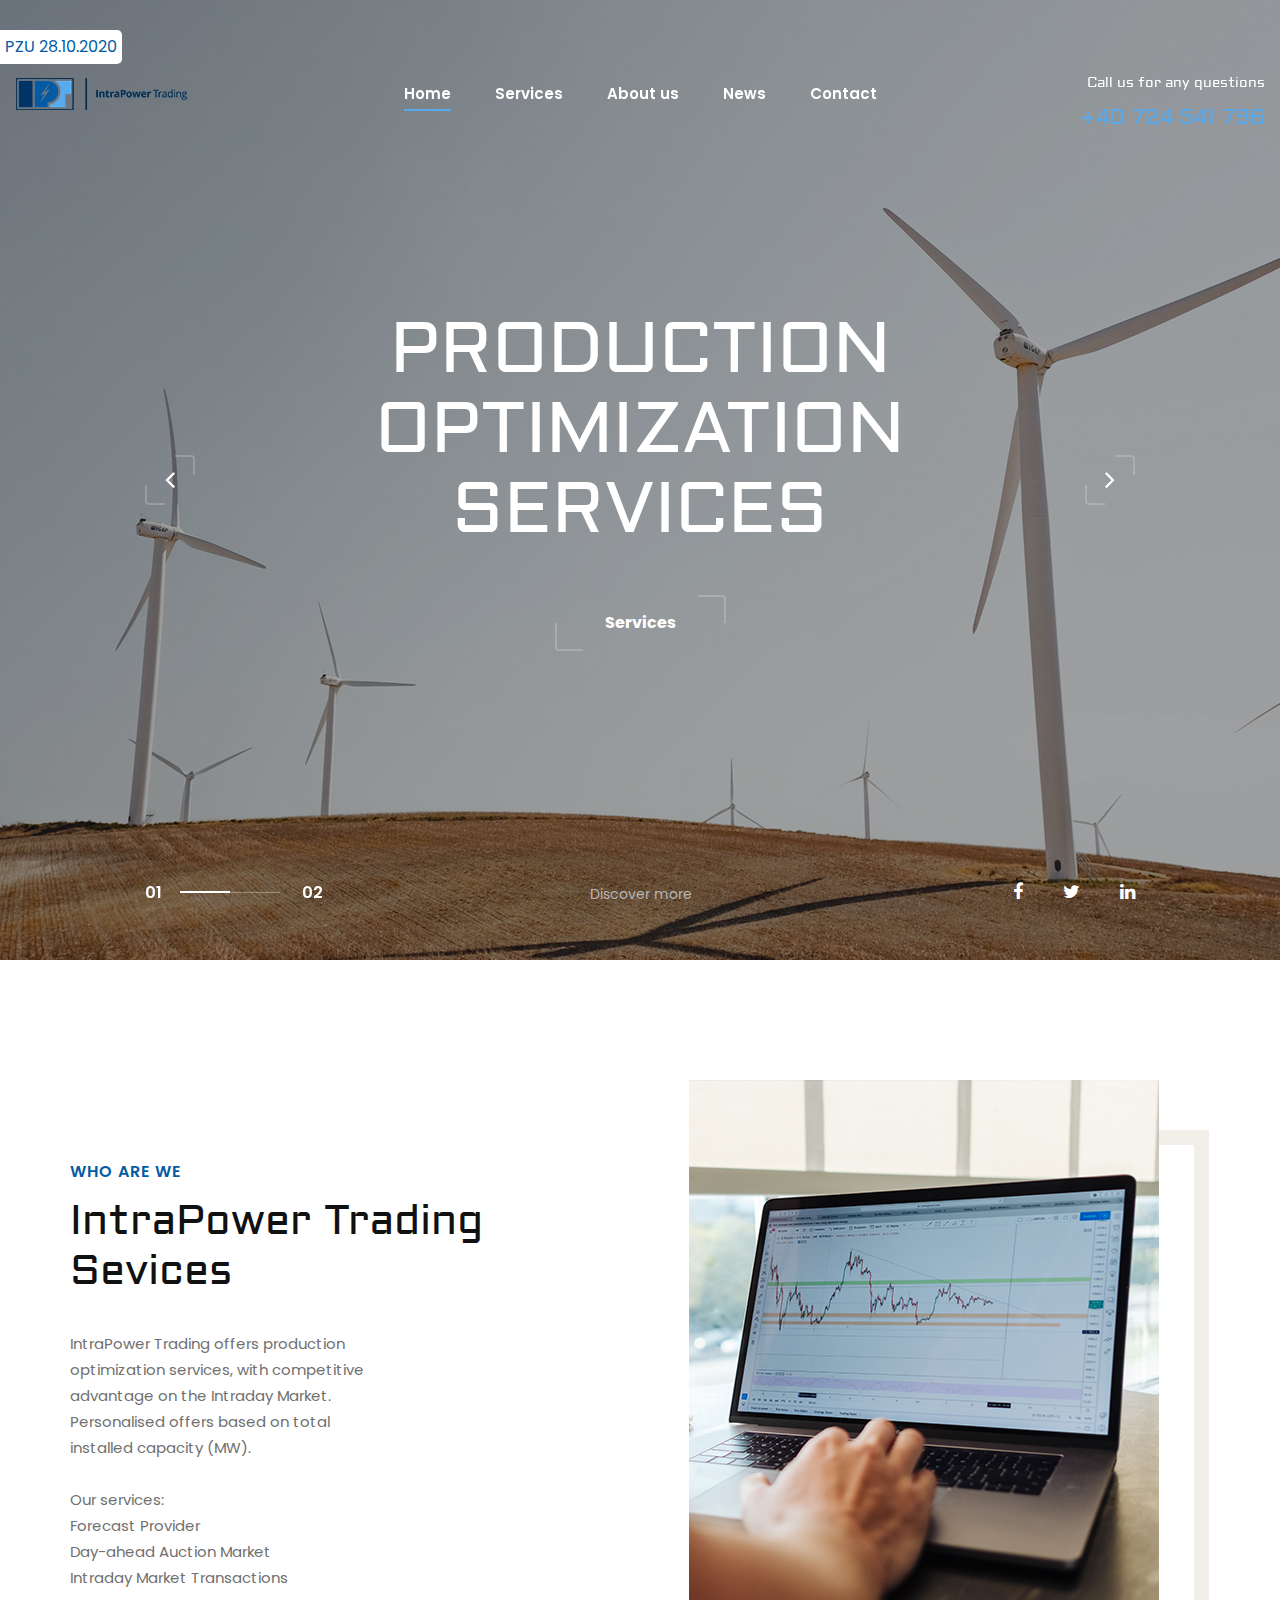
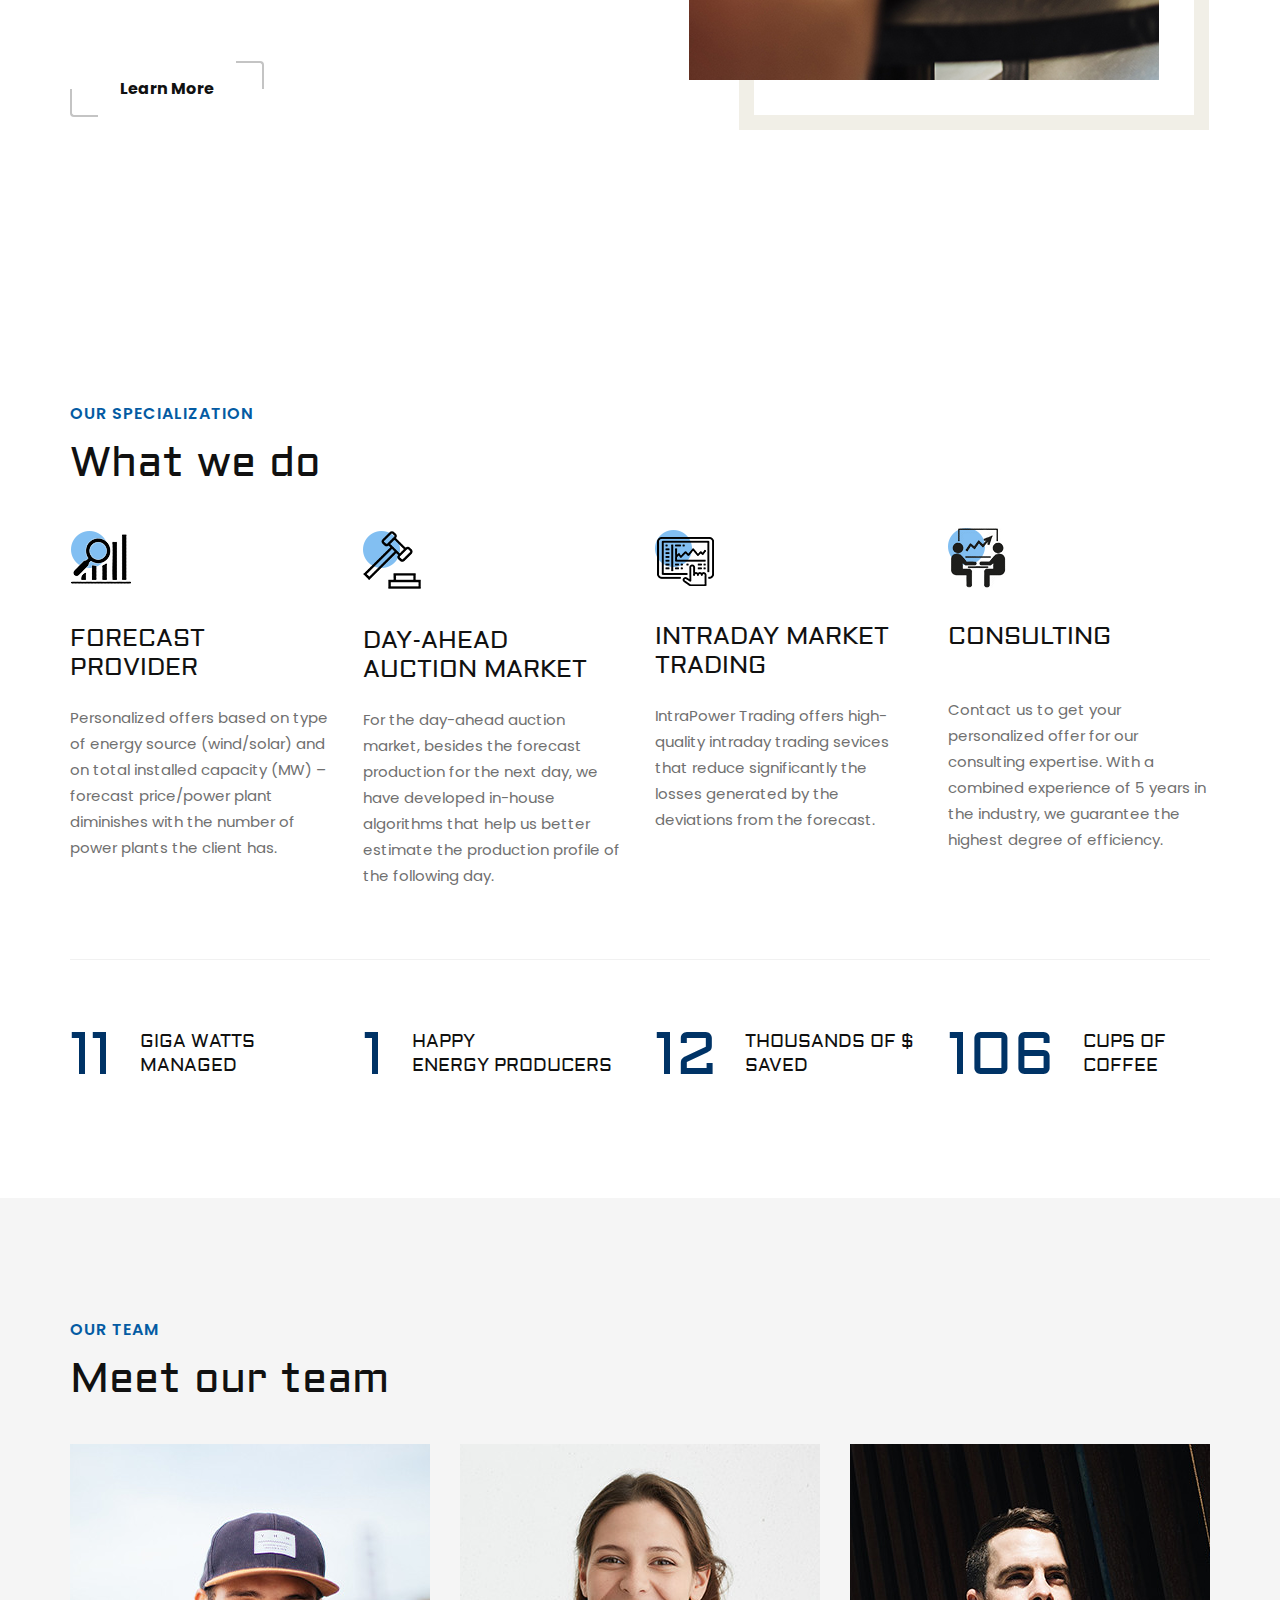
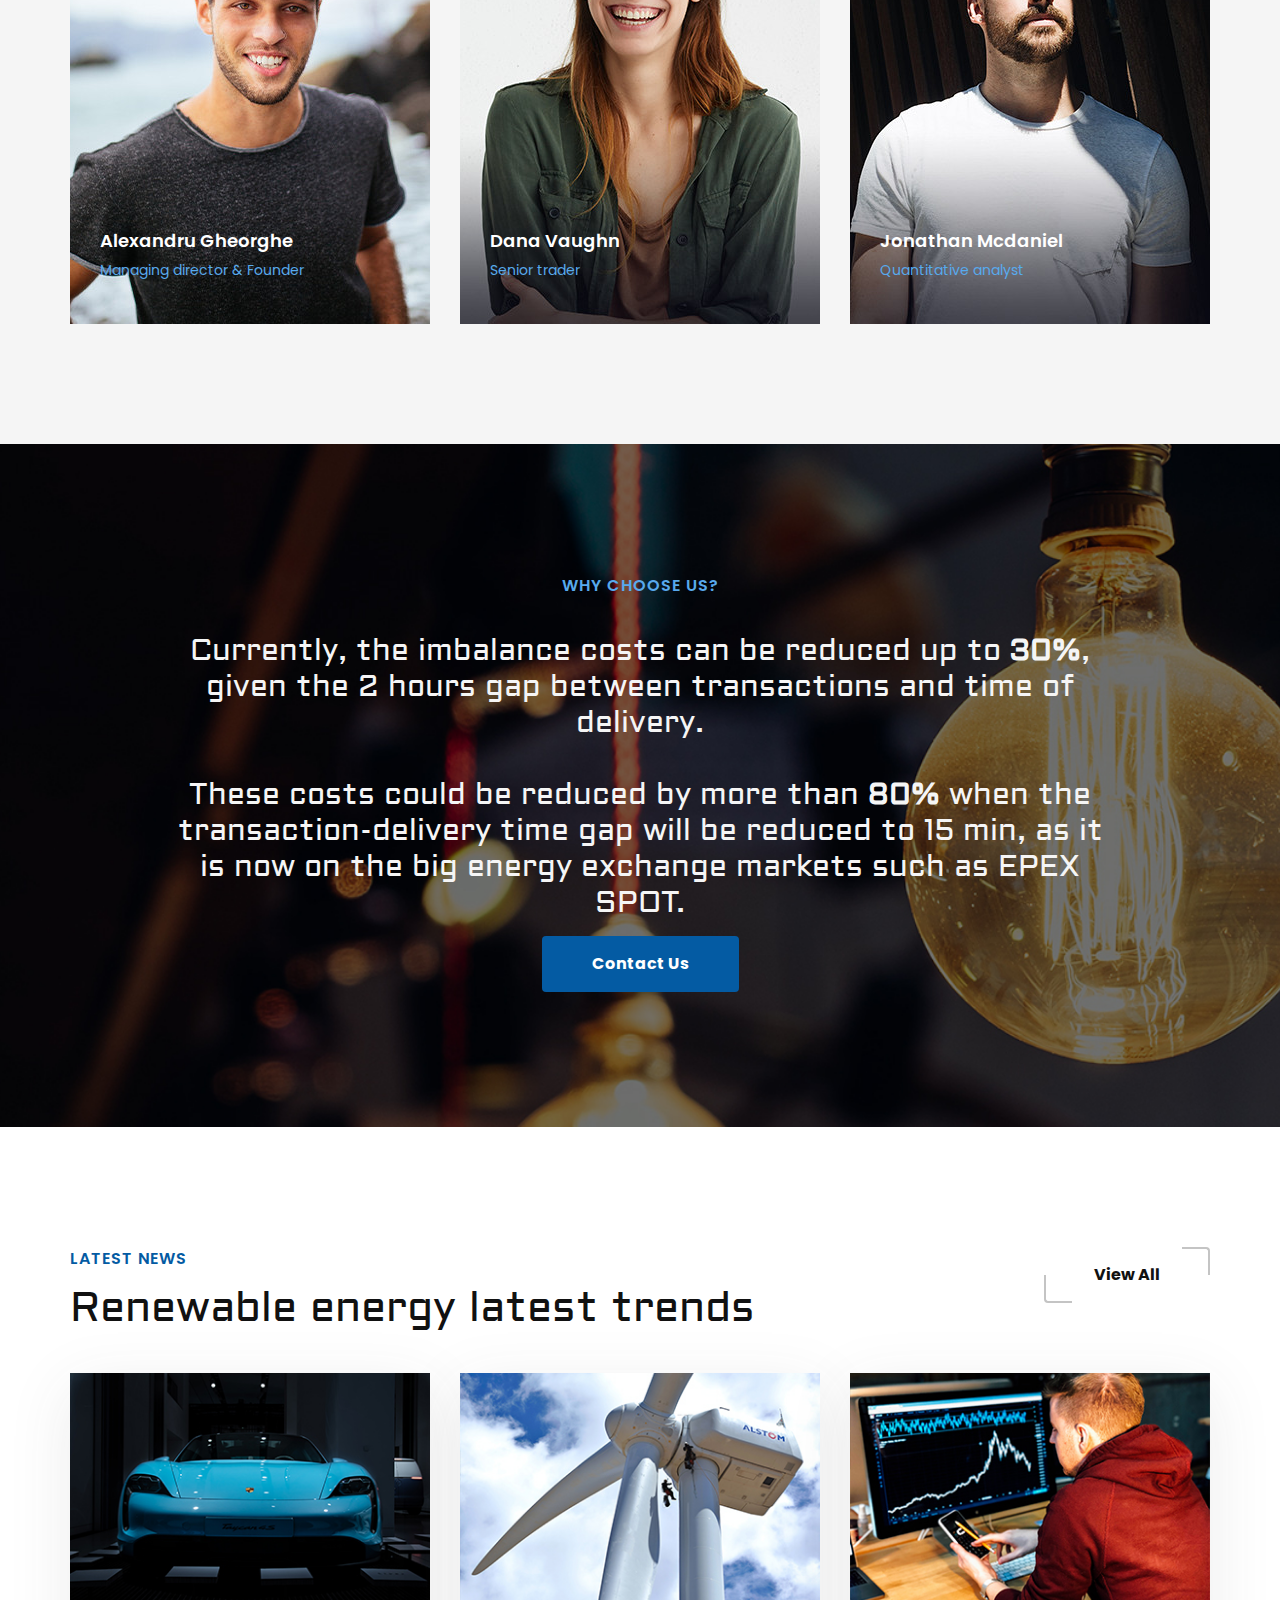
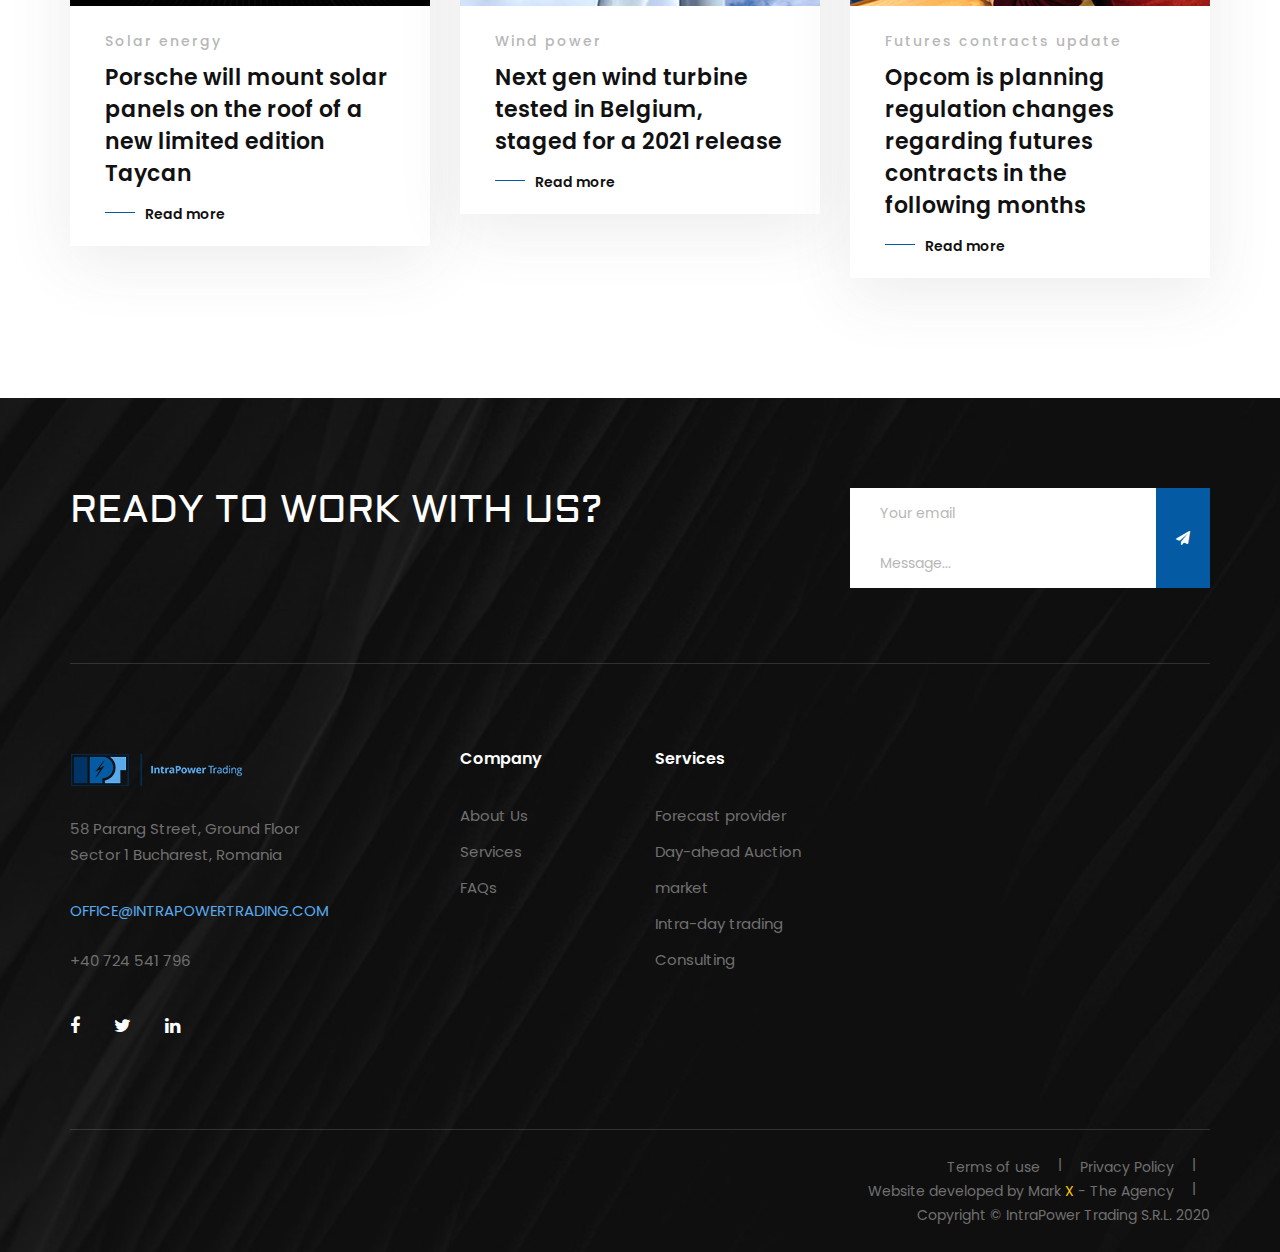
<file: index.html>
<!DOCTYPE html>
<html lang="zxx">

<head>
    <meta charset="UTF-8">
    <meta name="description" content="Energy trading">
    <meta name="keywords" content="renewable, energy, solar, html">
    <meta name="viewport" content="width=device-width, initial-scale=1.0">
    <meta http-equiv="X-UA-Compatible" content="ie=edge">
    <title>IPT | Home</title>

    <!-- Google Font -->
    <link href="https://fonts.googleapis.com/css2?family=Poppins:wght@300;400;500;600;700;800;900&display=swap"
    rel="stylesheet">
    <link href="https://fonts.googleapis.com/css2?family=Aldrich&display=swap" rel="stylesheet">

    <!-- Css Styles -->
    <link rel="stylesheet" href="css/bootstrap.min.css" type="text/css">
    <link rel="stylesheet" href="css/font-awesome.min.css" type="text/css">
    <link rel="stylesheet" href="css/elegant-icons.css" type="text/css">
    <link rel="stylesheet" href="css/owl.carousel.min.css" type="text/css">
    <link rel="stylesheet" href="css/slicknav.min.css" type="text/css">
    <link rel="stylesheet" href="css/slick.css" type="text/css">
    <link rel="stylesheet" href="css/style.css" type="text/css">
</head>

<body>
    <!-- Page Preloder -->
    <div id="preloder">
        <div class="loader"></div>
    </div>

    <!-- Offcanvas Menu Begin -->
    <div class="offcanvas-menu-overlay"></div>
    <div class="offcanvas-menu-wrapper">
        <div class="offcanvas__logo">
            <a href="#"><img src="img/logo.png" alt=""></a>
        </div>
        <div id="mobile-menu-wrap"></div>
        <div class="offcanvas__widget">
            <span>Call us for any questions</span>
            <h4>+40 724 541 796</h4>
        </div>
    </div>
    <!-- Offcanvas Menu End -->

    <!-- Header Section Begin -->
    <header class="header">
        <div class="container-fluid">
            <div class="row">
                <div class="abovepzuticker">PZU 28.10.2020</div>
                <div class="pzuticker">
  
  
                    <div>00:00-01:00 - 131,60 lei/MWh | Interval 2: 131,60 lei/MWh | Interval 3: 131,60 lei/MWh</div>
                   
                </div>
                <div class="col-lg-3">
            
                    <div class="header__logo">
                        <a href="#"><img src="img/logo.png" alt=""></a>
                    </div>
                </div>
                <div class="col-lg-6">
                    <nav class="header__menu mobile-menu">
                        <ul>
                            <li class="active"><a href="./index.html">Home</a></li>
                            <li><a href="#tojumpto">Services</a></li>
                            <li><a href="./about-us.html">About us</a></li>
                           <!-- <li><a href="#">Pages</a>
                                <ul class="dropdown">
                                    <li><a href="./Project-details.html">Project Details</a></li>
                                    <li><a href="./about.html">About</a></li>
                                    <li><a href="./services.html">Services</a></li>
                                    <li><a href="./blog-details.html">Blog Details</a></li>
                                </ul>
                            </li> -->
                            <li><a href="./news.html">News</a></li>
                            <li><a href="./contact.html">Contact</a></li>
                        </ul>
                    </nav>
                </div>
                <div class="col-lg-3">
                    <div class="header__widget">
                        <span>Call us for any questions</span>
                        <h4>+40 724 541 796</h4>
                    </div>
                </div>
            </div>
            <div class="canvas__open"><i class="fa fa-bars"></i></div>
        </div>
    </header>
    <!-- Header Section End -->

    <!-- Hero Section Begin -->
    <section class="hero">
        <div class="hero__slider owl-carousel">
            <div class="hero__items set-bg" data-setbg="img/hero/hero-1.jpg">
                <div class="hero__text">
                    <h2>Production optimization services</h2>
                    <a href="#tojumpto" class="primary-btn">Services</a>
                    <a href="#" class="more_btn">Discover more</a>
                    <div class="hero__social">
                        <a href="#"><i class="fa fa-facebook"></i></a>
                        <a href="#"><i class="fa fa-twitter"></i></a>
                        <a href="#"><i class="fa fa-linkedin"></i></a>
                    </div>
                </div>
            </div>
            <div class="hero__items set-bg" data-setbg="img/hero/hero-1.jpg">
                <div class="hero__text">
                    <h2>For renewable energy sources</h2>
                    <a href="#tojumpto" class="primary-btn">Services</a>
                    <a href="#" class="more_btn">Discover more</a>
                    <div class="hero__social">
                        <a href="#"><i class="fa fa-facebook"></i></a>
                        <a href="#"><i class="fa fa-twitter"></i></a>
                        <a href="#"><i class="fa fa-linkedin"></i></a>
                    </div>
                    
                      
                </div>
            </div>
        </div>
        <div class="slide-num" id="snh-1"></div>
        <div class="slider__progress"><span></span></div>
        
    </section>
    <!-- Hero Section End -->

    <!-- About Section Begin -->
    <section class="about spad">
        <div class="container">
            <div class="row">
                <div class="col-lg-6">
                    <div class="about__text">
                        <div class="section-title">
                            <span>who are we</span>
                            <h2>IntraPower Trading Sevices</h2>
                        </div>
                        <div class="about__para__text">
                            <p>IntraPower Trading offers production optimization services, with competitive advantage on the Intraday Market.

                                Personalised offers based on total installed capacity (MW).
                                </p>
                            <p>Our services:<br>
                                
                                Forecast Provider<br>
                                Day-ahead Auction Market<br>
                                Intraday Market Transactions</p>
                        </div>
                        <a href="#tojumpto" class="primary-btn normal-btn">Learn More</a>
                    </div>
                </div>
                <div class="col-lg-6">
                    <div class="about__pic">
                        <div class="about__pic__inner">
                            <img src="img/about-pic.jpg" alt="">
                        </div>
                    </div>
                </div>
            </div>
        </div>
    </section>
    <!-- About Section End -->

    <!-- 
    <section class="project">
        <div class="container-fluid">
            <div class="row">
                <div class="col-lg-12 text-center">
                    <div class="section-title">
                        <span>Our works</span>
                        <h2>Latest projects</h2>
                    </div>
                </div>
            </div>
            <div class="row">
                <div class="project__slider owl-carousel">
                    <div class="col-lg-3">
                        <div class="project__slider__item set-bg" data-setbg="img/project/project-1.jpg">
                            <div class="project__slider__item__hover">
                                <span>interiors</span>
                                <h5>Lower River Street Astoria</h5>
                            </div>
                        </div>
                    </div>
                    <div class="col-lg-3">
                        <div class="project__slider__item set-bg" data-setbg="img/project/project-2.jpg">
                            <div class="project__slider__item__hover">
                                <span>interiors</span>
                                <h5>Lower River Street Astoria</h5>
                            </div>
                        </div>
                    </div>
                    <div class="col-lg-3">
                        <div class="project__slider__item set-bg" data-setbg="img/project/project-3.jpg">
                            <div class="project__slider__item__hover">
                                <span>interiors</span>
                                <h5>Lower River Street Astoria</h5>
                            </div>
                        </div>
                    </div>
                    <div class="col-lg-3">
                        <div class="project__slider__item set-bg" data-setbg="img/project/project-4.jpg">
                            <div class="project__slider__item__hover">
                                <span>interiors</span>
                                <h5>Lower River Street Astoria</h5>
                            </div>
                        </div>
                    </div>
                    <div class="col-lg-3">
                        <div class="project__slider__item set-bg" data-setbg="img/project/project-2.jpg">
                            <div class="project__slider__item__hover">
                                <span>interiors</span>
                                <h5>Lower River Street Astoria</h5>
                            </div>
                        </div>
                    </div>
                </div>
            </div>
        </div>
    </section>
    -->

    <!-- Services Section Begin -->
    <section class="services spad">
        <div class="container">
            <div class="row">
                <div class="col-lg-12">
                    <div class="section-title">
                        <a name="tojumpto"><span>Our specialization</span></a>
                        <h2>What we do</h2>
                    </div>
                </div>
            </div>
            <div class="row">
                <div class="col-lg-3 col-md-6 col-sm-6">
                    <div class="services__item">
                        <img src="img/services/services-forecast.png" alt="">
                        <h4>Forecast provider </h4>
                        <p>

                            Personalized offers based on type of energy source (wind/solar) and on total installed capacity (MW) – forecast price/power plant diminishes with the number of power plants the client has.</p>
                    </div>
                </div>
                <div class="col-lg-3 col-md-6 col-sm-6">
                    <div class="services__item">
                        <img src="img/services/services-auction.png" alt="">
                        <h4>Day-ahead auction market</h4>
                        <p>For the day-ahead auction market, besides the forecast production for the next day, we have developed in-house algorithms that help us better estimate the production profile of the following day.</p>
                    </div>
                </div>
                <div class="col-lg-3 col-md-6 col-sm-6">
                    <div class="services__item">
                        <img src="img/services/services-trading.png" alt="">
                        <h4>Intraday market trading</h4>
                        <p>IntraPower Trading offers high-quality intraday trading sevices that reduce significantly the losses generated by the deviations from the forecast.</p>
                    </div>
                </div>
                <div class="col-lg-3 col-md-6 col-sm-6">
                    <div class="services__item">
                        <img src="img/services/services-consulting.png" alt="">
                        <h4>Consulting</h4>
                        <p id="topmargin">Contact us to get your personalized offer for our consulting expertise. With a combined experience of 5 years in the industry, we guarantee the highest degree of efficiency.</p>
                    </div>
                </div>
            </div>
            <div class="counter__content">
                <div class="row">
                    <div class="col-lg-3 col-md-6 col-sm-6">
                        <div class="counter__item">
                            <div class="counter__item__number">
                                <h2 class="count">85</h2>
                            </div>
                            <div class="counter__item__text">
                                <h5>Giga Watts<br /> Managed</h5>
                            </div>
                        </div>
                    </div>
                    <div class="col-lg-3 col-md-6 col-sm-6">
                        <div class="counter__item">
                            <div class="counter__item__number">
                                <h2 class="count">8</h2>
                            </div>
                            <div class="counter__item__text">
                                <h5>Happy<br /> Energy producers</h5>
                            </div>
                        </div>
                    </div>
                    <div class="col-lg-3 col-md-6 col-sm-6">
                        <div class="counter__item">
                            <div class="counter__item__number">
                                <h2 class="count">96</h2>
                            </div>
                            <div class="counter__item__text">
                                <h5>Thousands of $<br /> Saved</h5>
                            </div>
                        </div>
                    </div>
                    <div class="col-lg-3 col-md-6 col-sm-6">
                        <div class="counter__item">
                            <div class="counter__item__number">
                                <h2 class="count">900</h2>
                            </div>
                            <div class="counter__item__text">
                                <h5>Cups Of<br /> Coffee</h5>
                            </div>
                        </div>
                    </div>
                </div>
            </div>
        </div>
    </section>
    <!-- Services Section End -->

    <!-- 
    <section class="testimonial spad set-bg" data-setbg="img/testimonial/testimonial-bg.jpg">
        <div class="container">
            <div class="row">
                <div class="col-lg-12 text-center">
                    <div class="section-title">
                        <span>Testimonials</span>
                        <h2>What your clients say</h2>
                    </div>
                </div>
            </div>
            <div class="row">
                <div class="col-lg-12">
                    <div class="testimonial__carousel">
                        <div class="testimonial__item">
                            <div class="row d-flex justify-content-center">
                                <div class="col-xl-9 col-lg-10">
                                    <p>“1. Fast and accurate at solving mental math problems involving addition,
                                        subtraction, multiplication, division and percentages but without high-level
                                        skills that might be required in jobs requiring complex calculation and
                                    analysis.”</p>
                                </div>
                            </div>
                        </div>
                        <div class="testimonial__item">
                            <div class="row d-flex justify-content-center">
                                <div class="col-xl-9 col-lg-10">
                                    <p>“2. Fast and accurate at solving mental math problems involving addition,
                                        subtraction, multiplication, division and percentages but without high-level
                                        skills that might be required in jobs requiring complex calculation and
                                    analysis.”</p>
                                </div>
                            </div>
                        </div>
                        <div class="testimonial__item">
                            <div class="row d-flex justify-content-center">
                                <div class="col-xl-9 col-lg-10">
                                    <p>“3. Fast and accurate at solving mental math problems involving addition,
                                        subtraction, multiplication, division and percentages but without high-level
                                        skills that might be required in jobs requiring complex calculation and
                                    analysis.”</p>
                                </div>
                            </div>
                        </div>
                        <div class="testimonial__item">
                            <div class="row d-flex justify-content-center">
                                <div class="col-xl-9 col-lg-10">
                                    <p>“4. Fast and accurate at solving mental math problems involving addition,
                                        subtraction, multiplication, division and percentages but without high-level
                                        skills that might be required in jobs requiring complex calculation and
                                    analysis.”</p>
                                </div>
                            </div>
                        </div>
                        <div class="testimonial__item">
                            <div class="row d-flex justify-content-center">
                                <div class="col-lg-9">
                                    <p>“5. Fast and accurate at solving mental math problems involving addition,
                                        subtraction, multiplication, division and percentages but without high-level
                                        skills that might be required in jobs requiring complex calculation and
                                    analysis.”</p>
                                </div>
                            </div>
                        </div>
                    </div>
                </div>
            </div>
            <div class="row d-flex justify-content-center">
                <div class="col-xl-6 col-lg-8 col-md-7 col-sm-10 ">
                    <div class="testimonial__client">
                        <div class="testimonial__client__item add">
                            <div class="testimonial__client__pic">
                                <img src="img/testimonial/ta-1.png" alt="">
                            </div>
                            <div class="testimonial__client__text">
                                <h5>Renee Calhoun</h5>
                                <span>CEO Woolley</span>
                            </div>
                        </div>
                        <div class="testimonial__client__item">
                            <div class="testimonial__client__pic">
                                <img src="img/testimonial/ta-2.png" alt="">
                            </div>
                            <div class="testimonial__client__text">
                                <h5>Renee Calhoun</h5>
                                <span>CEO Woolley</span>
                            </div>
                        </div>
                        <div class="testimonial__client__item">
                            <div class="testimonial__client__pic">
                                <img src="img/testimonial/ta-3.png" alt="">
                            </div>
                            <div class="testimonial__client__text">
                                <h5>Renee Calhoun</h5>
                                <span>CEO Woolley</span>
                            </div>
                        </div>
                        <div class="testimonial__client__item">
                            <div class="testimonial__client__pic">
                                <img src="img/testimonial/ta-4.png" alt="">
                            </div>
                            <div class="testimonial__client__text">
                                <h5>Renee Calhoun</h5>
                                <span>CEO Woolley</span>
                            </div>
                        </div>
                        <div class="testimonial__client__item">
                            <div class="testimonial__client__pic">
                                <img src="img/testimonial/ta-5.png" alt="">
                            </div>
                            <div class="testimonial__client__text">
                                <h5>Renee Calhoun</h5>
                                <span>CEO Woolley</span>
                            </div>
                        </div>
                    </div>
                </div>
            </div>
            <div class="row">
                <div class="col-lg-12">
                    <div class="logo__carousel owl-carousel">
                        <div class="logo__carousel__item">
                            <a href="#"><img src="img/logo/logo-1.png" alt=""></a>
                        </div>
                        <div class="logo__carousel__item">
                            <a href="#"><img src="img/logo/logo-2.png" alt=""></a>
                        </div>
                        <div class="logo__carousel__item">
                            <a href="#"><img src="img/logo/logo-3.png" alt=""></a>
                        </div>
                        <div class="logo__carousel__item">
                            <a href="#"><img src="img/logo/logo-4.png" alt=""></a>
                        </div>
                        <div class="logo__carousel__item">
                            <a href="#"><img src="img/logo/logo-5.png" alt=""></a>
                        </div>
                        <div class="logo__carousel__item">
                            <a href="#"><img src="img/logo/logo-3.png" alt=""></a>
                        </div>
                    </div>
                </div>
            </div>
        </div>
    </section>
    -->

    <!-- Team Section Begin -->
    <section class="team spad">
        <div class="container">
            <div class="row">
                <div class="col-lg-9 col-md-8 col-sm-6">
                    <div class="section-title">
                        <span>Our Team</span>
                        <h2>Meet our team</h2>
                    </div>
                </div>
                <div class="col-lg-3 col-md-4 col-sm-6">
                    <div class="team__btn">
                       
                    </div>
                </div>
            </div>
            <div class="row">
                <div class="col-lg-4 col-md-6">
                    <div class="team__item set-bg" data-setbg="img/team/team-1.jpg">
                        <div class="team__text">
                            <div class="team__title">
                                <h5>Alexandru Gheorghe</h5>
                                <span>Managing director & Founder</span>
                            </div>
                            <p>Vestibulum dapibus odio quam, sit amet hendrerit dui ultricies consectetur. Ut viverra
                                porta leo, non tincidunt mauris condimentum eget. Vivamus non turpis elit. Aenean
                            ultricies nisl sit amet.</p>
                            <div class="team__social">
                                <a href="#"><i class="fa fa-linkedin"></i></a>
                                <a href="#"><i class="fa fa-twitter"></i></a>
                                
                            </div>
                        </div>
                    </div>
                </div>
                <div class="col-lg-4 col-md-6">
                    <div class="team__item set-bg" data-setbg="img/team/team-2.jpg">
                        <div class="team__text">
                            <div class="team__title">
                                <h5>Dana Vaughn</h5>
                                <span>Senior trader</span>
                            </div>
                            <p>Vestibulum dapibus odio quam, sit amet hendrerit dui ultricies consectetur. Ut viverra
                                porta leo, non tincidunt mauris condimentum eget. Vivamus non turpis elit. Aenean
                            ultricies nisl sit amet.</p>
                            <div class="team__social">
                                <a href="#"><i class="fa fa-linkedin"></i></a>
                                <a href="#"><i class="fa fa-twitter"></i></a>
                            
                            </div>
                        </div>
                    </div>
                </div>
                <div class="col-lg-4 col-md-6">
                    <div class="team__item set-bg" data-setbg="img/team/team-3.jpg">
                        <div class="team__text">
                            <div class="team__title">
                                <h5>Jonathan Mcdaniel</h5>
                                <span>Quantitative analyst</span>
                            </div>
                            <p>Vestibulum dapibus odio quam, sit amet hendrerit dui ultricies consectetur. Ut viverra
                                porta leo, non tincidunt mauris condimentum eget. Vivamus non turpis elit. Aenean
                            ultricies nisl sit amet.</p>
                            <div class="team__social">
                                <a href="#"><i class="fa fa-linkedin"></i></a>
                                <a href="#"><i class="fa fa-twitter"></i></a>
                                
                            </div>
                        </div>
                    </div>
                </div>
            </div>
        </div>
    </section>
    <!-- Team Section End -->

    <!-- Call To Action Section Begin -->
    <section class="callto spad set-bg" data-setbg="img/call-bg.jpg">
        <div class="container">
            <div class="row d-flex justify-content-center">
                <div class="col-lg-10 text-center">
                    <div class="callto__text">
                        <span>Why choose us?</span>
                        <h3 style="color:#f5f5f5;margin-bottom: 15px;">Currently, the imbalance costs can be reduced up to <strong>30%</strong>, given the 2 hours gap between transactions and time of delivery.<br>
                            <br>
                            These costs could be reduced by more than <strong>80%</strong> when the transaction-delivery time gap will be reduced to 15 min, as it is now on the big energy exchange markets such as EPEX SPOT.
                            <br>
                        </h3>
                        <a href="./contact.html" class="primary-btn">Contact Us</a>
                    </div>
                </div>
            </div>
        </div>
    </section>
    <!-- Call To Action Section End -->

    <!-- Latest Section Begin -->
    <section class="latest spad">
        <div class="container">
            <div class="row">
                <div class="col-lg-9 col-md-8 col-sm-6">
                    <div class="section-title">
                        <span>Latest News</span>
                        <h2>Renewable energy latest trends</h2>
                    </div>
                </div>
                <div class="col-lg-3 col-md-4 col-sm-6">
                    <div class="latest__btn">
                        <a href="./news.html" class="primary-btn normal-btn">View All</a>
                    </div>
                </div>
            </div>
            <div class="row">
                <div class="col-lg-4 col-md-6 col-sm-6">
                    <div class="latest__item">
                        <div class="latest__item__pic">
                            <img src="img/blog/latest-1porsche.jpg" alt="">
                        </div>
                        <div class="latest__item__text">
                            <span>Solar energy</span>
                            <h4>Porsche will mount solar panels on the roof of a new limited edition Taycan</h4>
                            <a href="./news-article.html">Read more</a>
                        </div>
                    </div>
                </div>
                <div class="col-lg-4 col-md-6 col-sm-6">
                    <div class="latest__item">
                        <div class="latest__item__pic">
                            <img src="img/blog/latest-2turbine.jpg" alt="">
                        </div>
                        <div class="latest__item__text">
                            <span>Wind power</span>
                            <h4>Next gen wind turbine tested in Belgium, staged for a 2021 release</h4>
                            <a href="./news.html">Read more</a>
                        </div>
                    </div>
                </div>
                <div class="col-lg-4 col-md-6 col-sm-6">
                    <div class="latest__item">
                        <div class="latest__item__pic">
                            <img src="img/blog/latest-3futures.jpg" alt="">
                        </div>
                        <div class="latest__item__text">
                            <span>Futures contracts update</span>
                            <h4>Opcom is planning regulation changes regarding futures contracts in the following months</h4>
                            <a href="./news.html">Read more</a>
                        </div>
                    </div>
                </div>
            </div>
        </div>
    </section>
    <!-- Latest Section End -->

    <!-- Footer Section Begin -->
    <footer class="footer set-bg" data-setbg="img/footer-bg.jpg">
        <div class="container">
            <div class="footer__top">
                <div class="row">
                    <div class="col-lg-8 col-md-6">
                        <div class="footer__top__text">
                            <a name="contactanchor"><h2>Ready To Work With Us?</h2></a>
                        </div>
                    </div>
                    <div class="col-lg-4 col-md-6">
                        <div class="footer__top__newslatter">
                            <form action="#">
                                <input type="text" placeholder="Your email">
                                
                                <input type="text" placeholder="Message...">
                                <button type="submit"><i class="fa fa-send"></i></button>
                            </form>
                        </div>
                    </div>
                </div>
            </div>
            <div class="row">
                <div class="col-lg-3 col-md-6 col-sm-6">
                    <div class="footer__about">
                        <div class="footer__logo">
                            <a href="#"><img src="img/logolight.png" alt=""></a>
                        </div>
                        <p>58 Parang Street, Ground Floor<br /> Sector 1
                            Bucharest, Romania</p>
                        <ul>
                            <li><a href="mailto: office@intrapowertrading.com" id="lightblue">OFFICE@INTRAPOWERTRADING.COM</a></li><br>
                            <li>+40 724 541 796</li>
                        </ul>
                        <div class="footer__social">
                            <a href="#"><i class="fa fa-facebook"></i></a>
                            <a href="#"><i class="fa fa-twitter"></i></a>

                            <a href="#"><i class="fa fa-linkedin"></i></a>
                        </div>
                    </div>
                </div>
                <div class="col-lg-2 offset-lg-1 col-md-3 col-sm-6">
                    <div class="footer__widget">
                        <h6>Company</h6>
                        <ul>
                            <li><a href="./about-us.html">About Us</a></li>
                            <li><a href="#tojumpto">Services</a></li>
                            <li><a href="#">FAQs</a></li>
                        </ul>
                    </div>
                </div>
                <div class="col-lg-2 col-md-3 col-sm-6">
                    <div class="footer__widget">
                        <h6>Services</h6>
                        <ul>
                            <li><a href="#tojumpto">Forecast provider</a></li>
                            <li><a href="#tojumpto">Day-ahead Auction market</a></li>
                            <li><a href="#tojumpto">Intra-day trading</a></li>
                            <li><a href="#tojumpto">Consulting</a></li>
                        </ul>
                    </div>
                </div>
                
                <div class="col-lg-4 col-md-6 col-sm-6">
                    <div class="footer__address">
                       <!--
                        <h6>Get In Touch</h6>
                        <p>7176 Blue Spring Lane <br />Santa Monica, CA 90403</p>
                        <ul>
                            <li>Info.colorlib@gmail.com</li>
                            <li>+84 123 456 789</li>
                        </ul>
-->
                    </div>
                </div>

            </div>
            <div class="copyright">
                <div class="row">
                    <div class="col-lg-8 col-md-7">
                        <div class="copyright__text">
                            <!-- <p>Copyright © <script>
                                document.write(new Date().getFullYear());
                            </script> All rights reserved | This template is made with <i class="fa fa-heart-o"
                            aria-hidden="true"></i> by <a href="https://colorlib.com"
                            target="_blank">Colorlib</a>
                        </p> -->
                    </div>
                </div>
                <div class="col-lg-4 col-md-5">
                    <div class="copyright__widget">
                        <a href="#">Terms of use</a>
                        <a href="#">Privacy Policy</a><br>
                        <a href="www.markxagency.com">Website developed by Mark <span style="color:#ffd000">X</span> - The Agency</a><br>                        
                        <a href="#">Copyright © IntraPower Trading S.R.L. 2020</a>
                    </div>
                </div>
            </div>
        </div>
    </div>
</footer>
<!-- Footer Section End -->

<!-- Js Plugins -->
<script src="js/jquery-3.3.1.min.js"></script>
<script src="js/bootstrap.min.js"></script>
<script src="js/jquery.slicknav.js"></script>
<script src="js/owl.carousel.min.js"></script>
<script src="js/slick.min.js"></script>
<script src="js/main.js"></script>
</body>

</html>
</file>
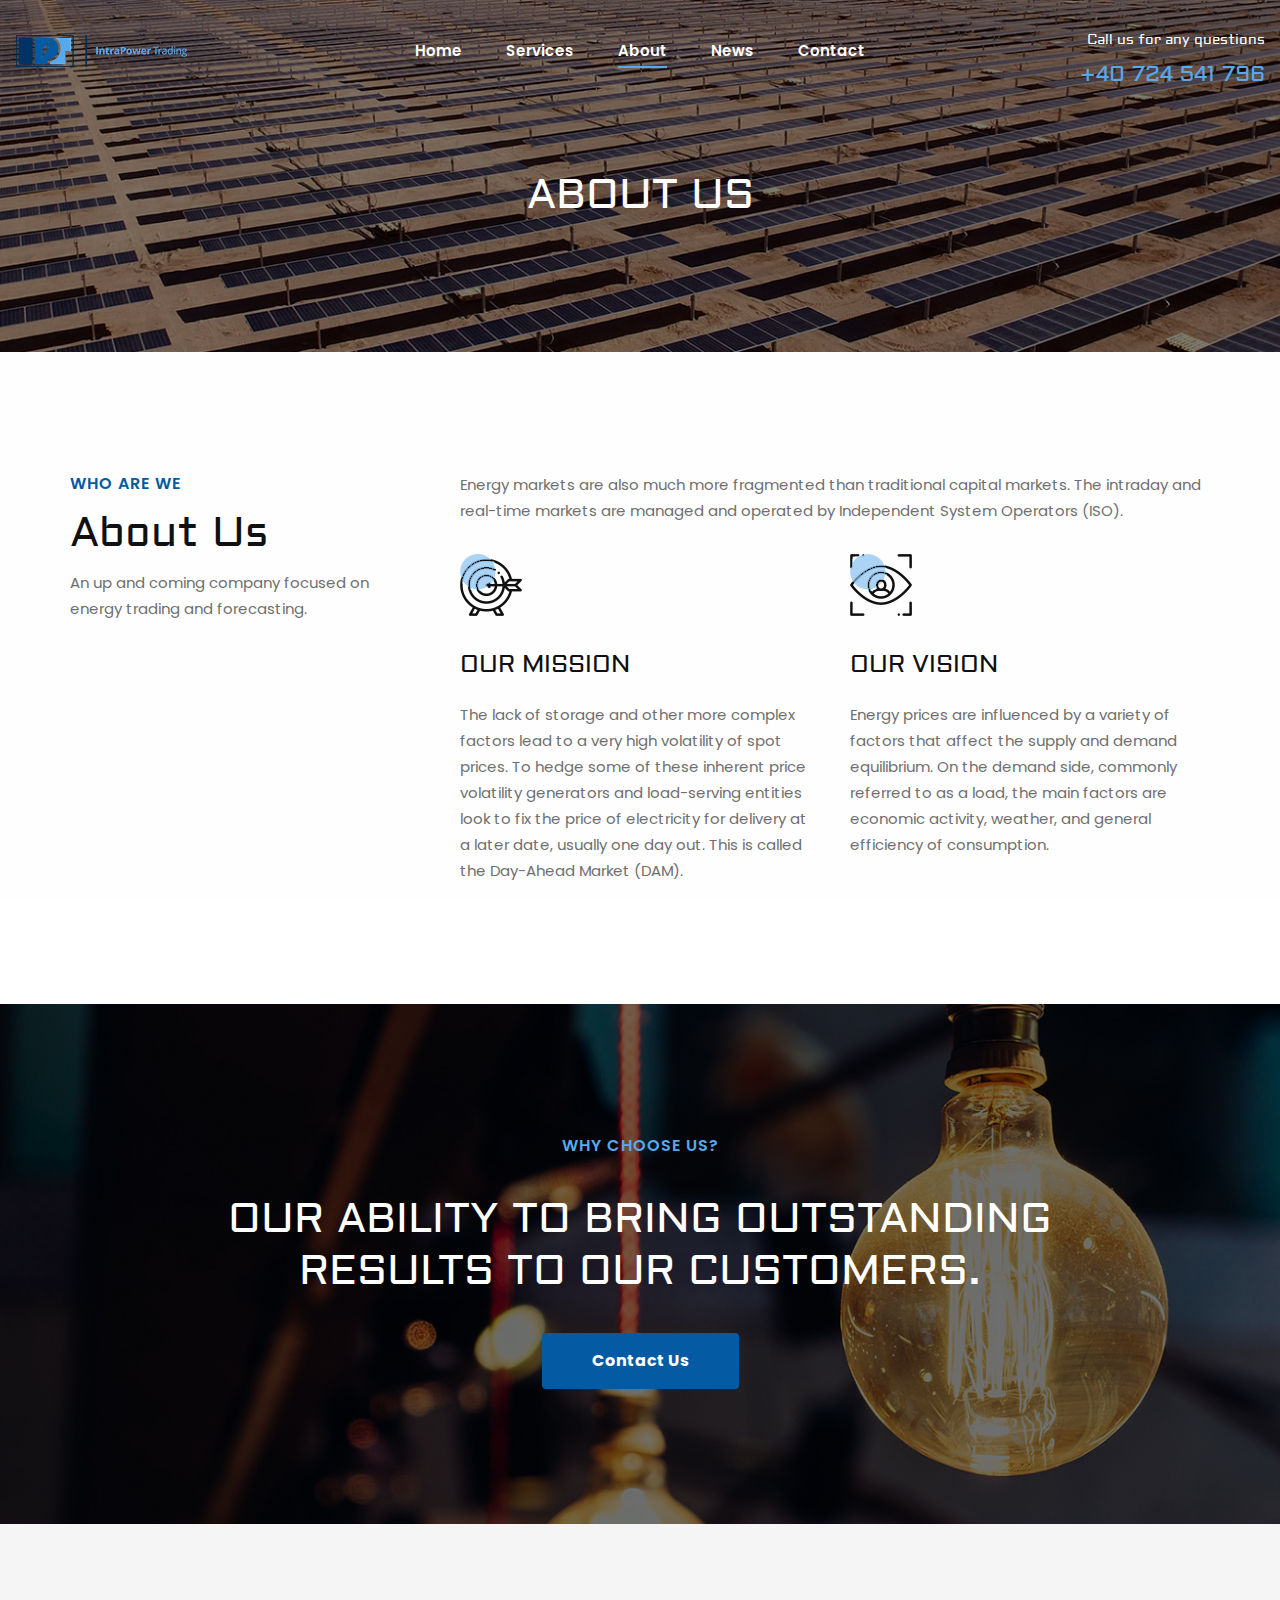
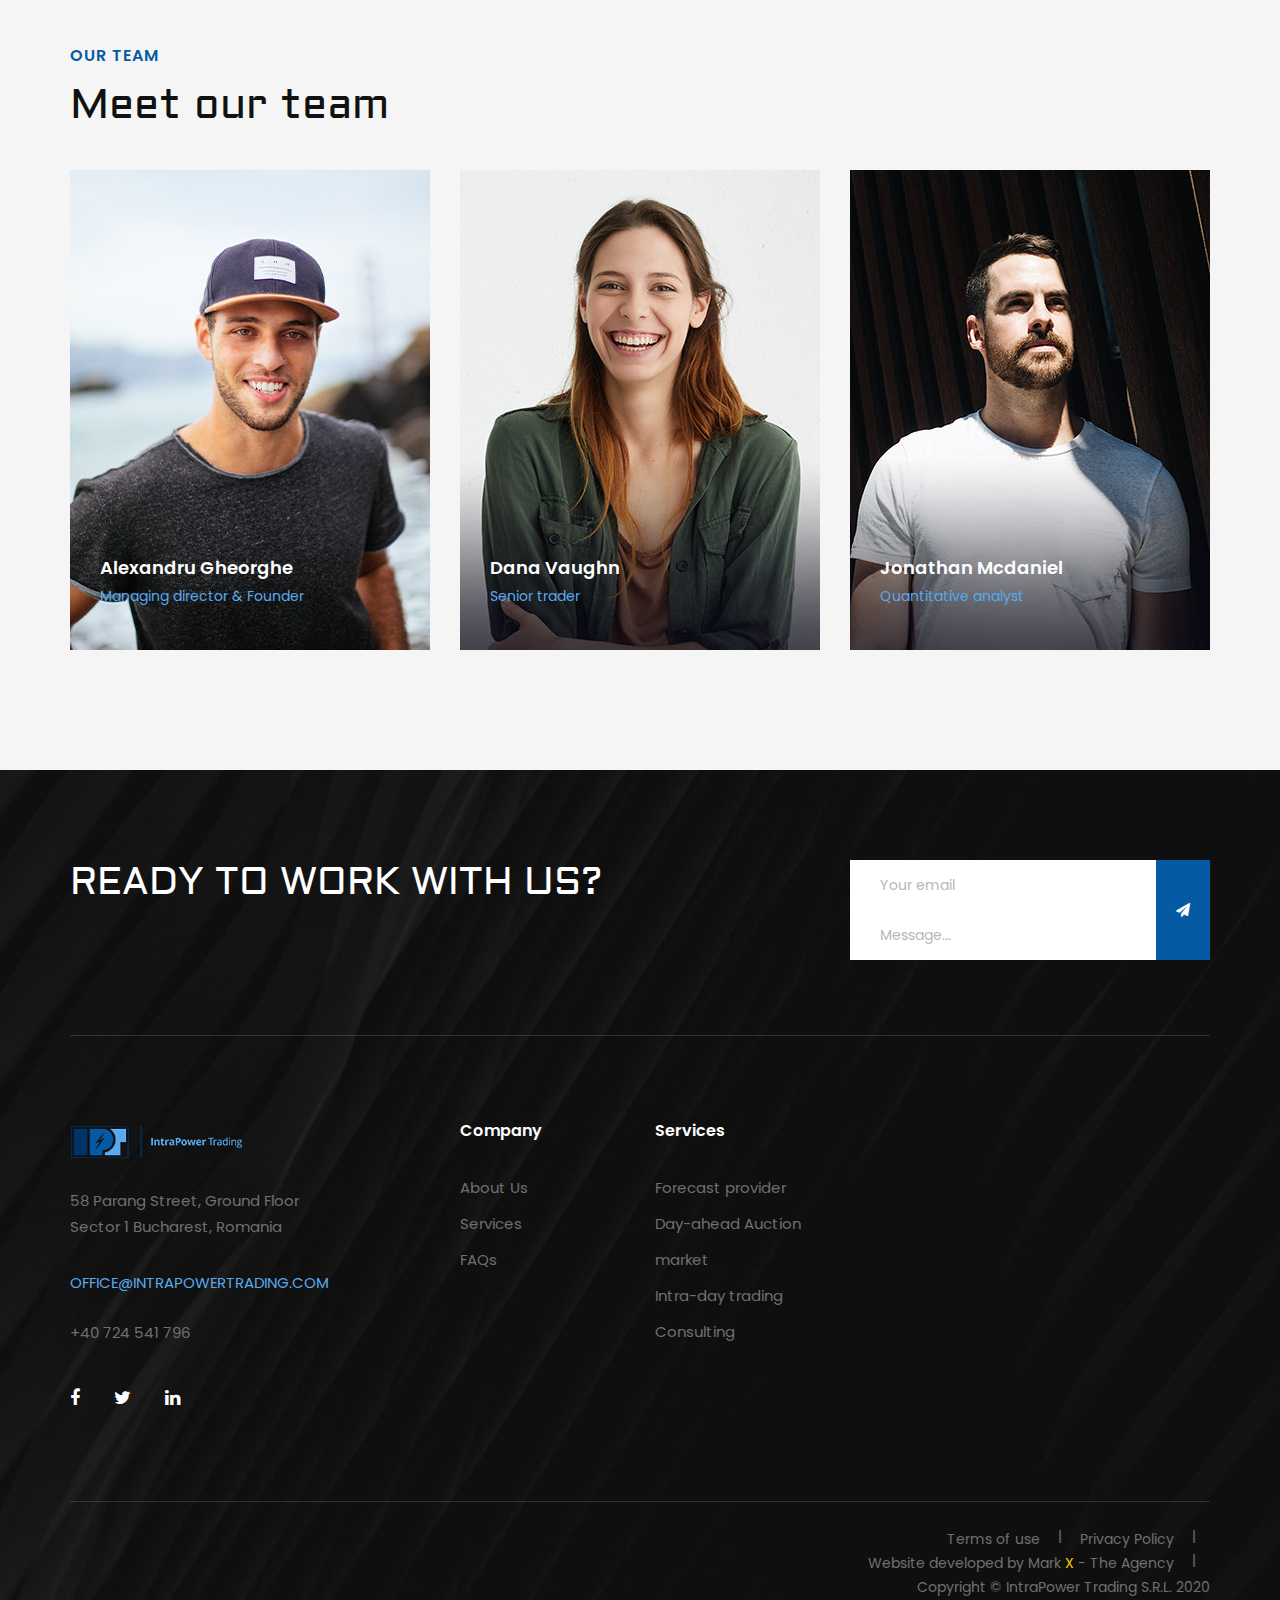
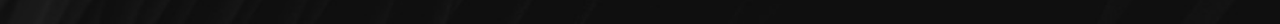
<file: about-us.html>
<!DOCTYPE html>
<html lang="zxx">

<head>
    <meta charset="UTF-8">
    <meta name="description" content="Energy trading">
    <meta name="keywords" content="renewable, energy, solar, html">
    <meta name="viewport" content="width=device-width, initial-scale=1.0">
    <meta http-equiv="X-UA-Compatible" content="ie=edge">
    <title>IPT | About us</title>

    <!-- Google Font -->
    <link href="https://fonts.googleapis.com/css2?family=Poppins:wght@300;400;500;600;700;800;900&display=swap"
    rel="stylesheet">
    <link href="https://fonts.googleapis.com/css2?family=Aldrich&display=swap" rel="stylesheet">

    <!-- Css Styles -->
    <link rel="stylesheet" href="css/bootstrap.min.css" type="text/css">
    <link rel="stylesheet" href="css/font-awesome.min.css" type="text/css">
    <link rel="stylesheet" href="css/elegant-icons.css" type="text/css">
    <link rel="stylesheet" href="css/owl.carousel.min.css" type="text/css">
    <link rel="stylesheet" href="css/slicknav.min.css" type="text/css">
    <link rel="stylesheet" href="css/style.css" type="text/css">
</head>

<body>
    <!-- Page Preloder -->
    <div id="preloder">
        <div class="loader"></div>
    </div>

    <!-- Offcanvas Menu Begin -->
    <div class="offcanvas-menu-overlay"></div>
    <div class="offcanvas-menu-wrapper">
        <div class="offcanvas__logo">
            <a href="index.html"><img src="img/logolight.png" alt=""></a>
        </div>
        <div id="mobile-menu-wrap"></div>
        <div class="offcanvas__widget">
            <span>Call us for any questions</span>
            <h4 id="telnrone">+40 724 541 796</h4>
        </div>
    </div>
    <!-- Offcanvas Menu End -->

    <!-- Header Section Begin -->
    <header class="header">
        <div class="container-fluid">
            <div class="row">
                <div class="col-lg-3">
                    <div class="header__logo">
                        <a href="index.html"><img src="img/logolight.png" alt=""></a>
                    </div>
                </div>
                <div class="col-lg-6">
                    <nav class="header__menu mobile-menu">
                        <ul>
                            <li><a href="./index.html">Home</a></li>
                            <li><a href="./index.html#tojumpto">Services</a></li>
                            <li class="active"><a href="./about.html">About</a></li>
                            <li><a href="./news.html">News</a></li>
                            <li><a href="./contact.html">Contact</a></li>
                        </ul>
                    </nav>
                </div>
                <div class="col-lg-3">
                    <div class="header__widget">
                        <span>Call us for any questions</span>
                        <h4 id="telnrtwo">+40 724 541 796</h4>
                    </div>
                </div>
            </div>
            <div class="canvas__open"><i class="fa fa-bars"></i></div>
        </div>
    </header>
    <!-- Header Section End -->

    <!-- Breadcrumb Section Begin -->
    <div class="breadcrumb-option spad set-bg" data-setbg="img/breadcrumb-bg.jpg">
        <div class="container">
            <div class="row">
                <div class="col-lg-12 text-center">
                    <div class="breadcrumb__text">
                        <h2>About Us</h2>
                        
                    </div>
                </div>
            </div>
        </div>
    </div>
    <!-- Breadcrumb Section End -->

    <!-- About Page Section Begin -->
    <section class="about-page spad">
        <div class="container">
            <div class="row">
                <div class="col-lg-4 col-md-4">
                    <div class="about__text about__page__text">
                        <div class="section-title">
                            <span>who are we</span>
                            <h2>About Us</h2>
                        </div>
                        <div class="about__para__text">
                            <p>An up and coming company focused on energy trading and forecasting.</p>
                        </div>
                    </div>
                </div>
                <div class="col-lg-8 col-md-8">
                    <div class="about__page__services">
                        <div class="about__page__services__text">
                            <p>Energy markets are also much more fragmented than traditional capital markets. The intraday and real-time markets are managed and operated by Independent System Operators (ISO). </p>
                        </div>
                        <div class="row">
                            <div class="col-lg-6 col-md-6 col-sm-6">
                                <div class="services__item">
                                    <img src="img/services/services-5.png" alt="">
                                    <h4>Our Mission</h4>
                                    <p>The lack of storage and other more complex factors lead to a very high volatility of spot prices. To hedge some of these inherent price volatility generators and load-serving entities look to fix the price of electricity for delivery at a later date, usually one day out. This is called the Day-Ahead Market (DAM).</p>
                                </div>
                            </div>
                            <div class="col-lg-6 col-md-6 col-sm-6">
                                <div class="services__item">
                                    <img src="img/services/services-6.png" alt="">
                                    <h4>Our Vision</h4>
                                    <p>Energy prices are influenced by a variety of factors that affect the supply and demand equilibrium. On the demand side, commonly referred to as a load, the main factors are economic activity, weather, and general efficiency of consumption.</p>
                                </div>
                            </div>
                        </div>
                    </div>
                </div>
            </div>
        </div>
    </section>
    <!-- About Page Section End -->

    <!-- Call To Action Section Begin -->
    <section class="callto spad set-bg" data-setbg="img/call-bg.jpg">
        <div class="container">
            <div class="row d-flex justify-content-center">
                <div class="col-lg-10 text-center">
                    <div class="callto__text">
                        <span>Why choose us?</span>
                        <h2>Our ability to bring outstanding results to our customers.</h2>
                        <a href="./contact.html" class="primary-btn">Contact Us</a>
                    </div>
                </div>
            </div>
        </div>
    </section>
    <!-- Call To Action Section End -->

<!-- Team Section Begin -->
<section class="team spad">
    <div class="container">
        <div class="row">
            <div class="col-lg-9 col-md-8 col-sm-6">
                <div class="section-title">
                    <span>Our Team</span>
                    <h2>Meet our team</h2>
                </div>
            </div>
            <div class="col-lg-3 col-md-4 col-sm-6">
                <div class="team__btn">
                   
                </div>
            </div>
        </div>
        <div class="row">
            <div class="col-lg-4 col-md-6">
                <div class="team__item set-bg" data-setbg="img/team/team-1.jpg">
                    <div class="team__text">
                        <div class="team__title">
                            <h5>Alexandru Gheorghe</h5>
                            <span>Managing director & Founder</span>
                        </div>
                        <p>Vestibulum dapibus odio quam, sit amet hendrerit dui ultricies consectetur. Ut viverra
                            porta leo, non tincidunt mauris condimentum eget. Vivamus non turpis elit. Aenean
                        ultricies nisl sit amet.</p>
                        <div class="team__social">
                            <a href="#"><i class="fa fa-linkedin"></i></a>
                            <a href="#"><i class="fa fa-twitter"></i></a>
                            
                        </div>
                    </div>
                </div>
            </div>
            <div class="col-lg-4 col-md-6">
                <div class="team__item set-bg" data-setbg="img/team/team-2.jpg">
                    <div class="team__text">
                        <div class="team__title">
                            <h5>Dana Vaughn</h5>
                            <span>Senior trader</span>
                        </div>
                        <p>Vestibulum dapibus odio quam, sit amet hendrerit dui ultricies consectetur. Ut viverra
                            porta leo, non tincidunt mauris condimentum eget. Vivamus non turpis elit. Aenean
                        ultricies nisl sit amet.</p>
                        <div class="team__social">
                            <a href="#"><i class="fa fa-linkedin"></i></a>
                            <a href="#"><i class="fa fa-twitter"></i></a>
                        
                        </div>
                    </div>
                </div>
            </div>
            <div class="col-lg-4 col-md-6">
                <div class="team__item set-bg" data-setbg="img/team/team-3.jpg">
                    <div class="team__text">
                        <div class="team__title">
                            <h5>Jonathan Mcdaniel</h5>
                            <span>Quantitative analyst</span>
                        </div>
                        <p>Vestibulum dapibus odio quam, sit amet hendrerit dui ultricies consectetur. Ut viverra
                            porta leo, non tincidunt mauris condimentum eget. Vivamus non turpis elit. Aenean
                        ultricies nisl sit amet.</p>
                        <div class="team__social">
                            <a href="#"><i class="fa fa-linkedin"></i></a>
                            <a href="#"><i class="fa fa-twitter"></i></a>
                            
                        </div>
                    </div>
                </div>
            </div>
        </div>
    </div>
</section>
<!-- Team Section End -->

 
    <!-- Footer Section Begin -->
    <footer class="footer set-bg" data-setbg="img/footer-bg.jpg">
        <div class="container">
            <div class="footer__top">
                <div class="row">
                    <div class="col-lg-8 col-md-6">
                        <div class="footer__top__text">
                            <a name="contactanchor"><h2>Ready To Work With Us?</h2></a>
                        </div>
                    </div>
                    <div class="col-lg-4 col-md-6">
                        <div class="footer__top__newslatter">
                            <form action="#">
                                <input type="text" placeholder="Your email">
                                
                                <input type="text" placeholder="Message...">
                                <button type="submit"><i class="fa fa-send"></i></button>
                            </form>
                        </div>
                    </div>
                </div>
            </div>
            <div class="row">
                <div class="col-lg-3 col-md-6 col-sm-6">
                    <div class="footer__about">
                        <div class="footer__logo">
                            <a href="#"><img src="img/logolight.png" alt=""></a>
                        </div>
                        <p>58 Parang Street, Ground Floor<br /> Sector 1
                            Bucharest, Romania</p>
                        <ul>
                            <li><a href="mailto: office@intrapowertrading.com" id="lightblue">OFFICE@INTRAPOWERTRADING.COM</a></li><br>
                            <li>+40 724 541 796</li>
                        </ul>
                        <div class="footer__social">
                            <a href="#"><i class="fa fa-facebook"></i></a>
                            <a href="#"><i class="fa fa-twitter"></i></a>

                            <a href="#"><i class="fa fa-linkedin"></i></a>
                        </div>
                    </div>
                </div>
                <div class="col-lg-2 offset-lg-1 col-md-3 col-sm-6">
                    <div class="footer__widget">
                        <h6>Company</h6>
                        <ul>
                            <li><a href="./about-us.html">About Us</a></li>
                            <li><a href="#tojumpto">Services</a></li>
                            <li><a href="#">FAQs</a></li>
                        </ul>
                    </div>
                </div>
                <div class="col-lg-2 col-md-3 col-sm-6">
                    <div class="footer__widget">
                        <h6>Services</h6>
                        <ul>
                            <li><a href="#tojumpto">Forecast provider</a></li>
                            <li><a href="#tojumpto">Day-ahead Auction market</a></li>
                            <li><a href="#tojumpto">Intra-day trading</a></li>
                            <li><a href="#tojumpto">Consulting</a></li>
                        </ul>
                    </div>
                </div>
                
                <div class="col-lg-4 col-md-6 col-sm-6">
                    <div class="footer__address">
                       <!--
                        <h6>Get In Touch</h6>
                        <p>7176 Blue Spring Lane <br />Santa Monica, CA 90403</p>
                        <ul>
                            <li>Info.colorlib@gmail.com</li>
                            <li>+84 123 456 789</li>
                        </ul>
-->
                    </div>
                </div>

            </div>
            <div class="copyright">
                <div class="row">
                    <div class="col-lg-8 col-md-7">
                        <div class="copyright__text">
                            <!-- <p>Copyright © <script>
                                document.write(new Date().getFullYear());
                            </script> All rights reserved | This template is made with <i class="fa fa-heart-o"
                            aria-hidden="true"></i> by <a href="https://colorlib.com"
                            target="_blank">Colorlib</a>
                        </p> -->
                    </div>
                </div>
                <div class="col-lg-4 col-md-5">
                    <div class="copyright__widget">
                        <a href="#">Terms of use</a>
                        <a href="#">Privacy Policy</a><br>
                        <a href="www.markxagency.com">Website developed by Mark <span style="color:#ffd000">X</span> - The Agency</a><br>                        
                        <a href="#">Copyright © IntraPower Trading S.R.L. 2020</a>
                    </div>
                </div>
            </div>
        </div>
    </div>
</footer>
<!-- Footer Section End -->

<!-- Js Plugins -->
<script src="js/jquery-3.3.1.min.js"></script>
<script src="js/bootstrap.min.js"></script>
<script src="js/jquery.slicknav.js"></script>
<script src="js/owl.carousel.min.js"></script>
<script src="js/slick.min.js"></script>
<script src="js/main.js"></script>
</body>

</html>
</file>
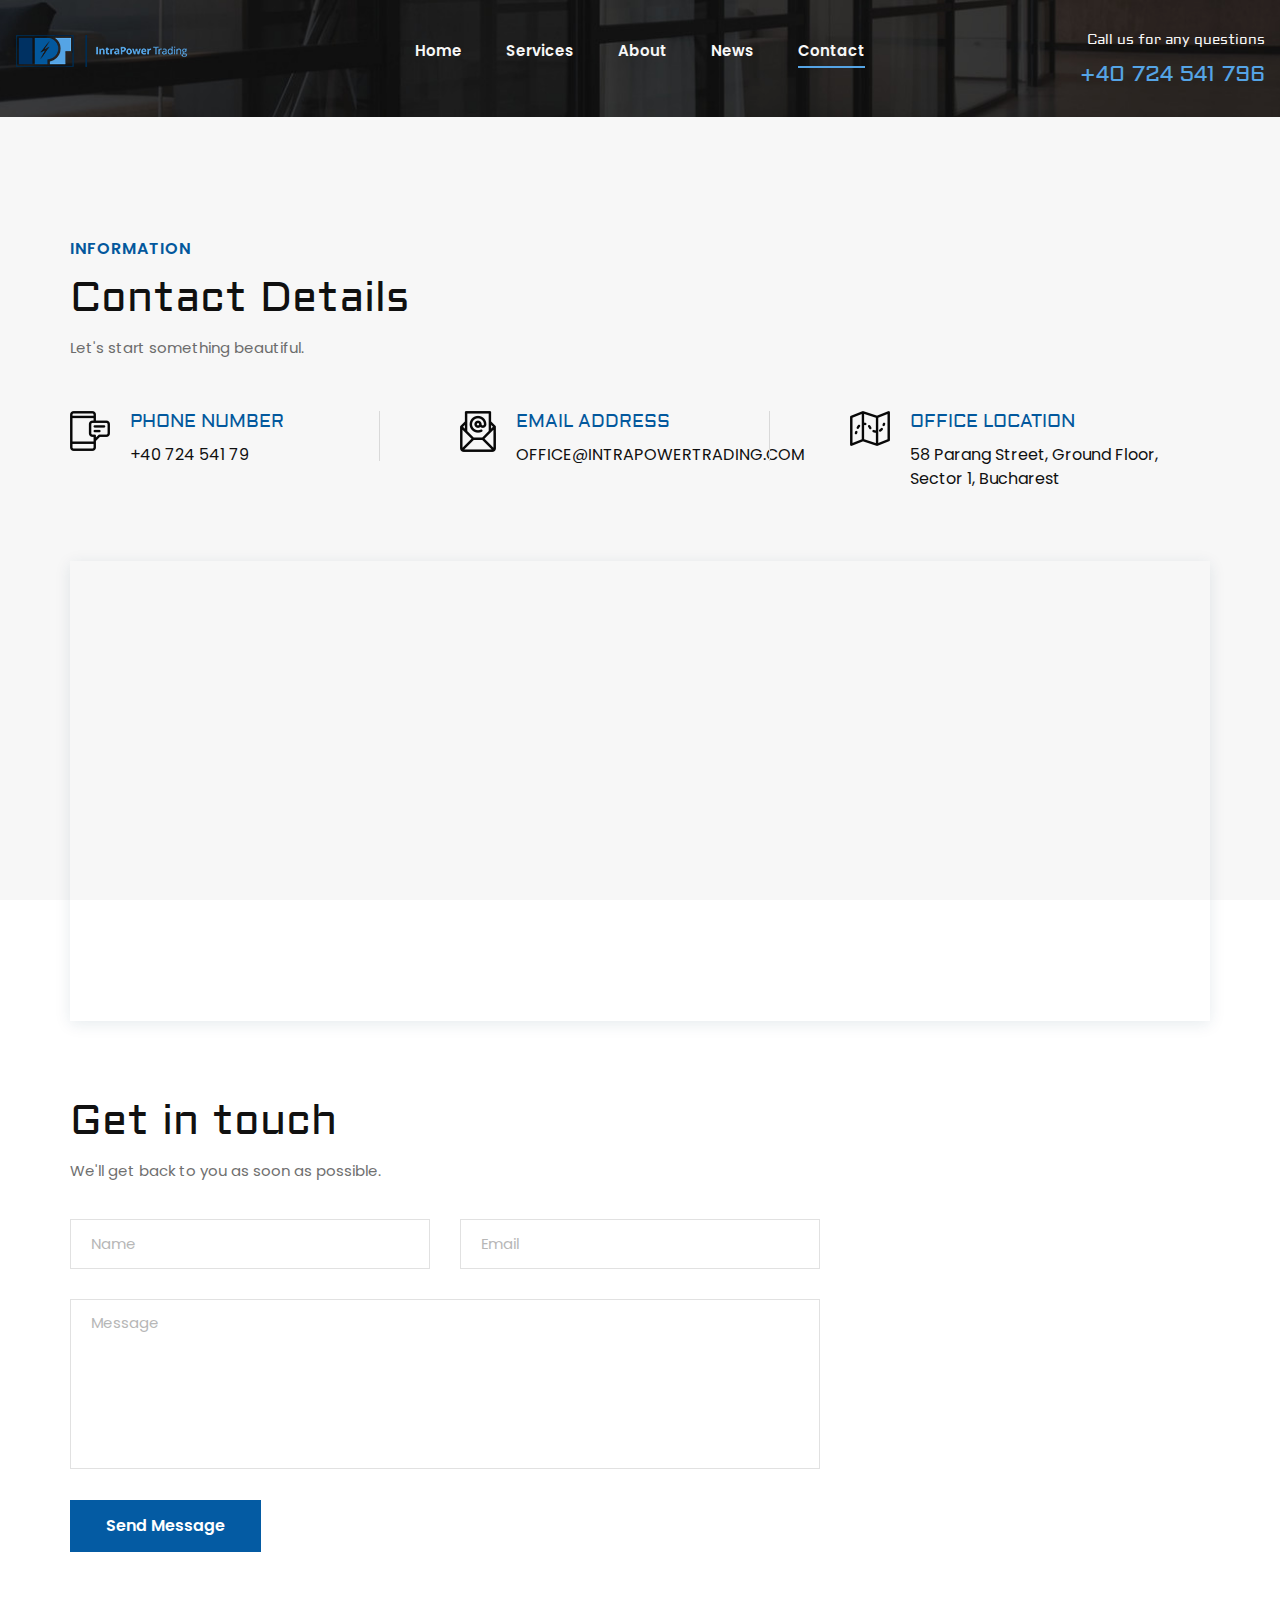
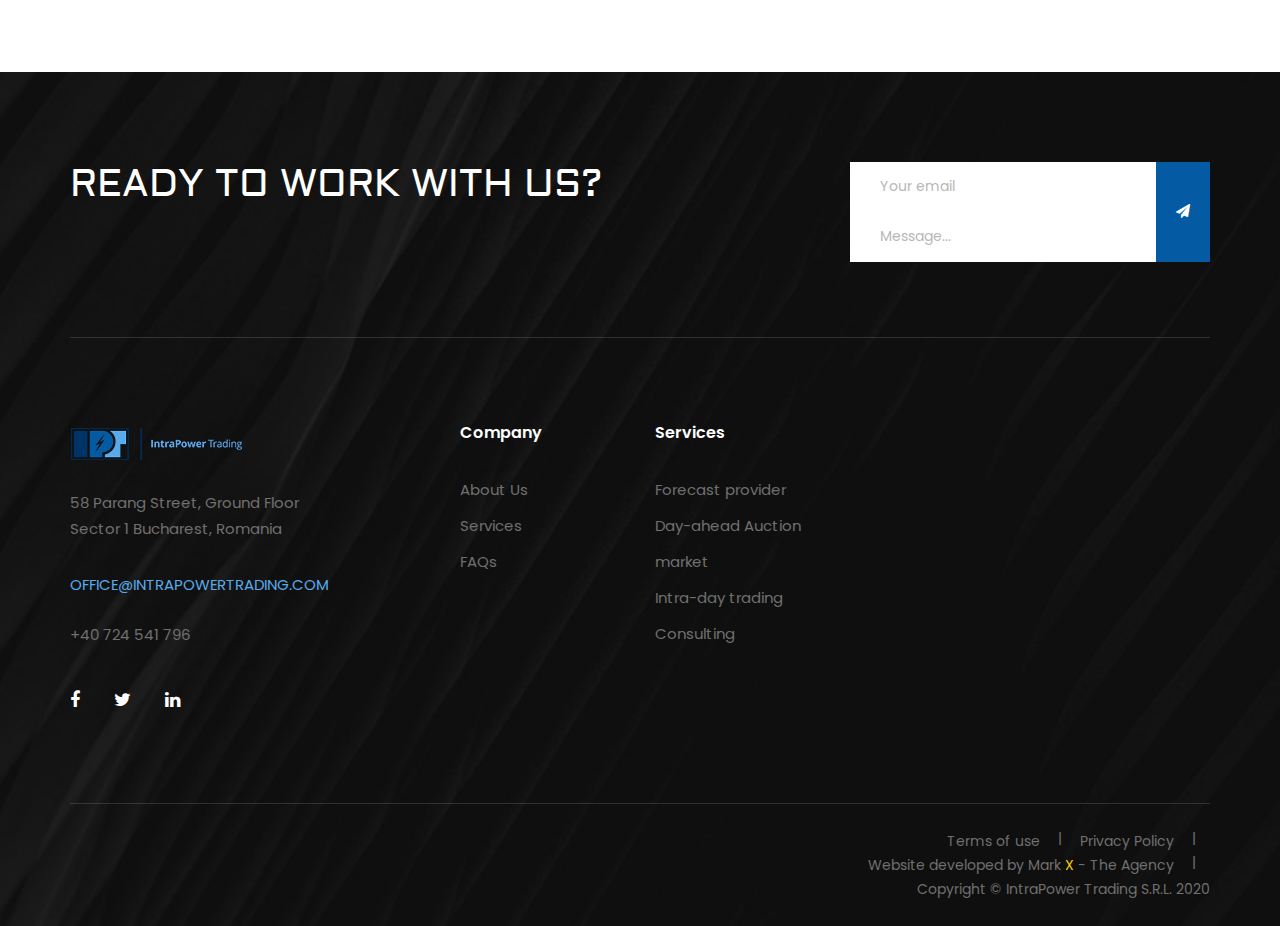
<file: contact.html>
<!DOCTYPE html>
<html lang="zxx">

<head>
    <meta charset="UTF-8">
    <meta name="description" content="energy trading">
    <meta name="keywords" content="renewable, energy, solar, html">
    <meta name="viewport" content="width=device-width, initial-scale=1.0">
    <meta http-equiv="X-UA-Compatible" content="ie=edge">
    <title>IPT | Contact</title>

    <!-- Google Font -->
    <link href="https://fonts.googleapis.com/css2?family=Poppins:wght@300;400;500;600;700;800;900&display=swap"
    rel="stylesheet">
    <link href="https://fonts.googleapis.com/css2?family=Aldrich&display=swap" rel="stylesheet">

    <!-- Css Styles -->
    <link rel="stylesheet" href="css/bootstrap.min.css" type="text/css">
    <link rel="stylesheet" href="css/font-awesome.min.css" type="text/css">
    <link rel="stylesheet" href="css/elegant-icons.css" type="text/css">
    <link rel="stylesheet" href="css/owl.carousel.min.css" type="text/css">
    <link rel="stylesheet" href="css/slicknav.min.css" type="text/css">
    <link rel="stylesheet" href="css/style.css" type="text/css">
</head>

<body>
    <!-- Page Preloder -->
    <div id="preloder">
        <div class="loader"></div>
    </div>

    <!-- Offcanvas Menu Begin -->
    <div class="offcanvas-menu-overlay"></div>
    <div class="offcanvas-menu-wrapper">
        <div class="offcanvas__logo">
            <a href="./index.html"><img src="img/logolight.png" alt=""></a>
        </div>
        <div id="mobile-menu-wrap"></div>
        <div class="offcanvas__widget">
            <span>Call us for any questions</span>
            <h4>+40 724 541 796</h4>
        </div>
    </div>
    <!-- Offcanvas Menu End -->

    <!-- Header Section Begin -->
    <header class="header header-normal set-bg" data-setbg="img/little-header.jpg">
        <div class="container-fluid">
            <div class="row">
                <div class="col-lg-3">
                    <div class="header__logo">
                        <a href="./index.html"><img src="img/logolight.png" alt=""></a>
                    </div>
                </div>
                <div class="col-lg-6">
                    <nav class="header__menu mobile-menu">
                        <ul>
                            <li><a href="./index.html">Home</a></li>
                            <li><a href="./index.html#tojumpto">Services</a></li>
                            <li><a href="./about-us.html">About</a></li>
                            <li><a href="./news.html">News</a></li>
                            <li class="active"><a href="./contact.html">Contact</a></li>
                        </ul>
                    </nav>
                </div>
                <div class="col-lg-3">
                    <div class="header__widget">
                        <span>Call us for any questions</span>
                        <h4>+40 724 541 796</h4>
                    </div>
                </div>
            </div>
            <div class="canvas__open"><i class="fa fa-bars"></i></div>
        </div>
    </header>
    <!-- Header Section End -->

    <!-- Contact Section Begin -->
    <section class="contact spad">
        <div class="container">
            <div class="row">
                <div class="col-lg-5">
                    <div class="contact__text">
                        <div class="section-title">
                            <span>Information</span>
                            <h2>Contact Details</h2>
                        </div>
                        <p>Let's start something beautiful.</p>
                    </div>
                </div>
            </div>
            <div class="row">
                <div class="col-lg-4 col-md-6 col-sm-6">
                    <div class="contact__widget__item">
                        <div class="contact__widget__item__icon">
                            <img src="img/contact/ci-1.png" alt="">
                        </div>
                        <div class="contact__widget__item__text">
                            <h5>Phone Number</h5>
                            <span>+40 724 541 79</span>
                        </div>
                    </div>
                </div>
                <div class="col-lg-4 col-md-6 col-sm-6">
                    <div class="contact__widget__item">
                        <div class="contact__widget__item__icon">
                            <img src="img/contact/ci-2.png" alt="">
                        </div>
                        <div class="contact__widget__item__text">
                            <h5>Email Address</h5>
                            <span>OFFICE@INTRAPOWERTRADING.COM</span>
                        </div>
                    </div>
                </div>
                <div class="col-lg-4 col-md-6 col-sm-6">
                    <div class="contact__widget__item last__item">
                        <div class="contact__widget__item__icon">
                            <img src="img/contact/ci-3.png" alt="">
                        </div>
                        <div class="contact__widget__item__text">
                            <h5>Office Location</h5>
                            <span>58 Parang Street, Ground Floor, Sector 1, Bucharest</span>
                        </div>
                    </div>
                </div>
            </div>
            <div class="map">
                
                <iframe src="https://www.google.com/maps/embed?pb=!1m18!1m12!1m3!1d2846.9814940719057!2d26.04765061552457!3d44.47455207910164!2m3!1f0!2f0!3f0!3m2!1i1024!2i768!4f13.1!3m3!1m2!1s0x40b202331c2217b1%3A0x5524f3c8b6f8dc87!2sStrada%20Par%C3%A2ngului%2058%2C%20Bucure%C8%99ti!5e0!3m2!1sen!2sro!4v1603715652346!5m2!1sen!2sro"  height="460" frameborder="0" style="border:0;" allowfullscreen=""></iframe>
            </div>
            <div class="row">
                <div class="col-lg-5">
                    <div class="contact__form__text">
                        <div class="section-title">
                            
                            <h2>Get in touch</h2>
                        </div>
                        <p>We'll get back to you as soon as possible.</p>
                    </div>
                </div>
            </div>
            <div class="row">
                <div class="col-lg-8">
                    <div class="contact__form">
                        <form action="#">
                            <div class="row">
                                <div class="col-lg-6 col-md-6 col-sm-6">
                                    <input type="text" placeholder="Name">
                                </div>
                                <div class="col-lg-6 col-md-6 col-sm-6">
                                    <input type="text" placeholder="Email">
                                </div>
                                <div class="col-lg-12">
                                    <textarea placeholder="Message"></textarea>
                                    <button type="submit" class="site-btn">Send Message</button>
                                </div>
                            </div>
                        </form>
                    </div>
                </div>
            </div>
        </div>
    </section>
    <!-- Contact Section End -->

        <!-- Footer Section Begin -->
        <footer class="footer set-bg" data-setbg="img/footer-bg.jpg">
            <div class="container">
                <div class="footer__top">
                    <div class="row">
                        <div class="col-lg-8 col-md-6">
                            <div class="footer__top__text">
                                <a name="contactanchor"><h2>Ready To Work With Us?</h2></a>
                            </div>
                        </div>
                        <div class="col-lg-4 col-md-6">
                            <div class="footer__top__newslatter">
                                <form action="#">
                                    <input type="text" placeholder="Your email">
                                    
                                    <input type="text" placeholder="Message...">
                                    <button type="submit"><i class="fa fa-send"></i></button>
                                </form>
                            </div>
                        </div>
                    </div>
                </div>
                <div class="row">
                    <div class="col-lg-3 col-md-6 col-sm-6">
                        <div class="footer__about">
                            <div class="footer__logo">
                                <a href="#"><img src="img/logolight.png" alt=""></a>
                            </div>
                            <p>58 Parang Street, Ground Floor<br /> Sector 1
                                Bucharest, Romania</p>
                            <ul>
                                <li><a href="mailto: office@intrapowertrading.com" id="lightblue">OFFICE@INTRAPOWERTRADING.COM</a></li><br>
                                <li>+40 724 541 796</li>
                            </ul>
                            <div class="footer__social">
                                <a href="#"><i class="fa fa-facebook"></i></a>
                                <a href="#"><i class="fa fa-twitter"></i></a>
    
                                <a href="#"><i class="fa fa-linkedin"></i></a>
                            </div>
                        </div>
                    </div>
                    <div class="col-lg-2 offset-lg-1 col-md-3 col-sm-6">
                        <div class="footer__widget">
                            <h6>Company</h6>
                            <ul>
                                <li><a href="./about-us.html">About Us</a></li>
                                <li><a href="#tojumpto">Services</a></li>
                                <li><a href="#">FAQs</a></li>
                            </ul>
                        </div>
                    </div>
                    <div class="col-lg-2 col-md-3 col-sm-6">
                        <div class="footer__widget">
                            <h6>Services</h6>
                            <ul>
                                <li><a href="#tojumpto">Forecast provider</a></li>
                                <li><a href="#tojumpto">Day-ahead Auction market</a></li>
                                <li><a href="#tojumpto">Intra-day trading</a></li>
                                <li><a href="#tojumpto">Consulting</a></li>
                            </ul>
                        </div>
                    </div>
                    
                    <div class="col-lg-4 col-md-6 col-sm-6">
                        <div class="footer__address">
                           <!--
                            <h6>Get In Touch</h6>
                            <p>7176 Blue Spring Lane <br />Santa Monica, CA 90403</p>
                            <ul>
                                <li>Info.colorlib@gmail.com</li>
                                <li>+84 123 456 789</li>
                            </ul>
    -->
                        </div>
                    </div>
    
                </div>
                <div class="copyright">
                    <div class="row">
                        <div class="col-lg-8 col-md-7">
                            <div class="copyright__text">
                                <!-- <p>Copyright © <script>
                                    document.write(new Date().getFullYear());
                                </script> All rights reserved | This template is made with <i class="fa fa-heart-o"
                                aria-hidden="true"></i> by <a href="https://colorlib.com"
                                target="_blank">Colorlib</a>
                            </p> -->
                        </div>
                    </div>
                    <div class="col-lg-4 col-md-5">
                        <div class="copyright__widget">
                            <a href="#">Terms of use</a>
                            <a href="#">Privacy Policy</a><br>
                            <a href="www.markxagency.com">Website developed by Mark <span style="color:#ffd000">X</span> - The Agency</a><br>                        
                            <a href="#">Copyright © IntraPower Trading S.R.L. 2020</a>
                        </div>
                    </div>
                </div>
            </div>
        </div>
    </footer>
    <!-- Footer Section End -->

<!-- Js Plugins -->
<script src="js/jquery-3.3.1.min.js"></script>
<script src="js/bootstrap.min.js"></script>
<script src="js/jquery.slicknav.js"></script>
<script src="js/owl.carousel.min.js"></script>
<script src="js/slick.min.js"></script>
<script src="js/main.js"></script>
</body>

</html>
</file>
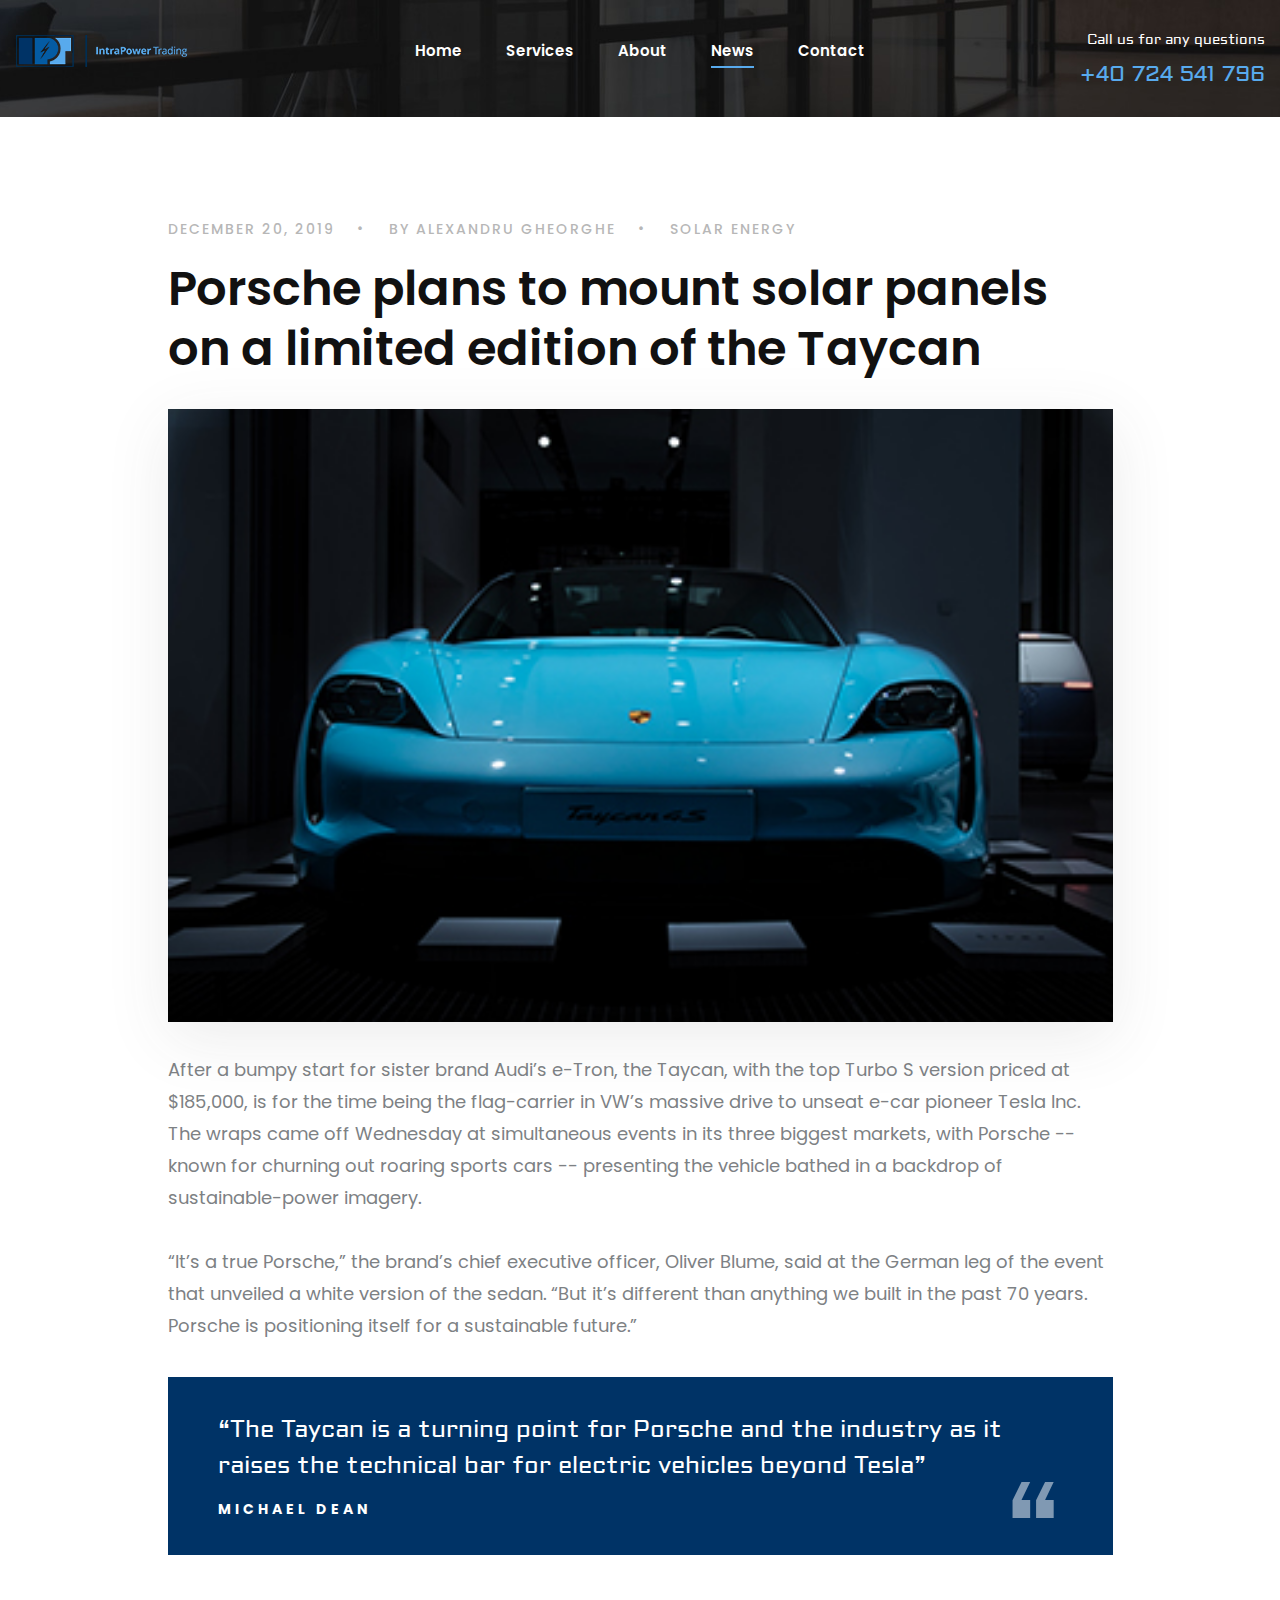
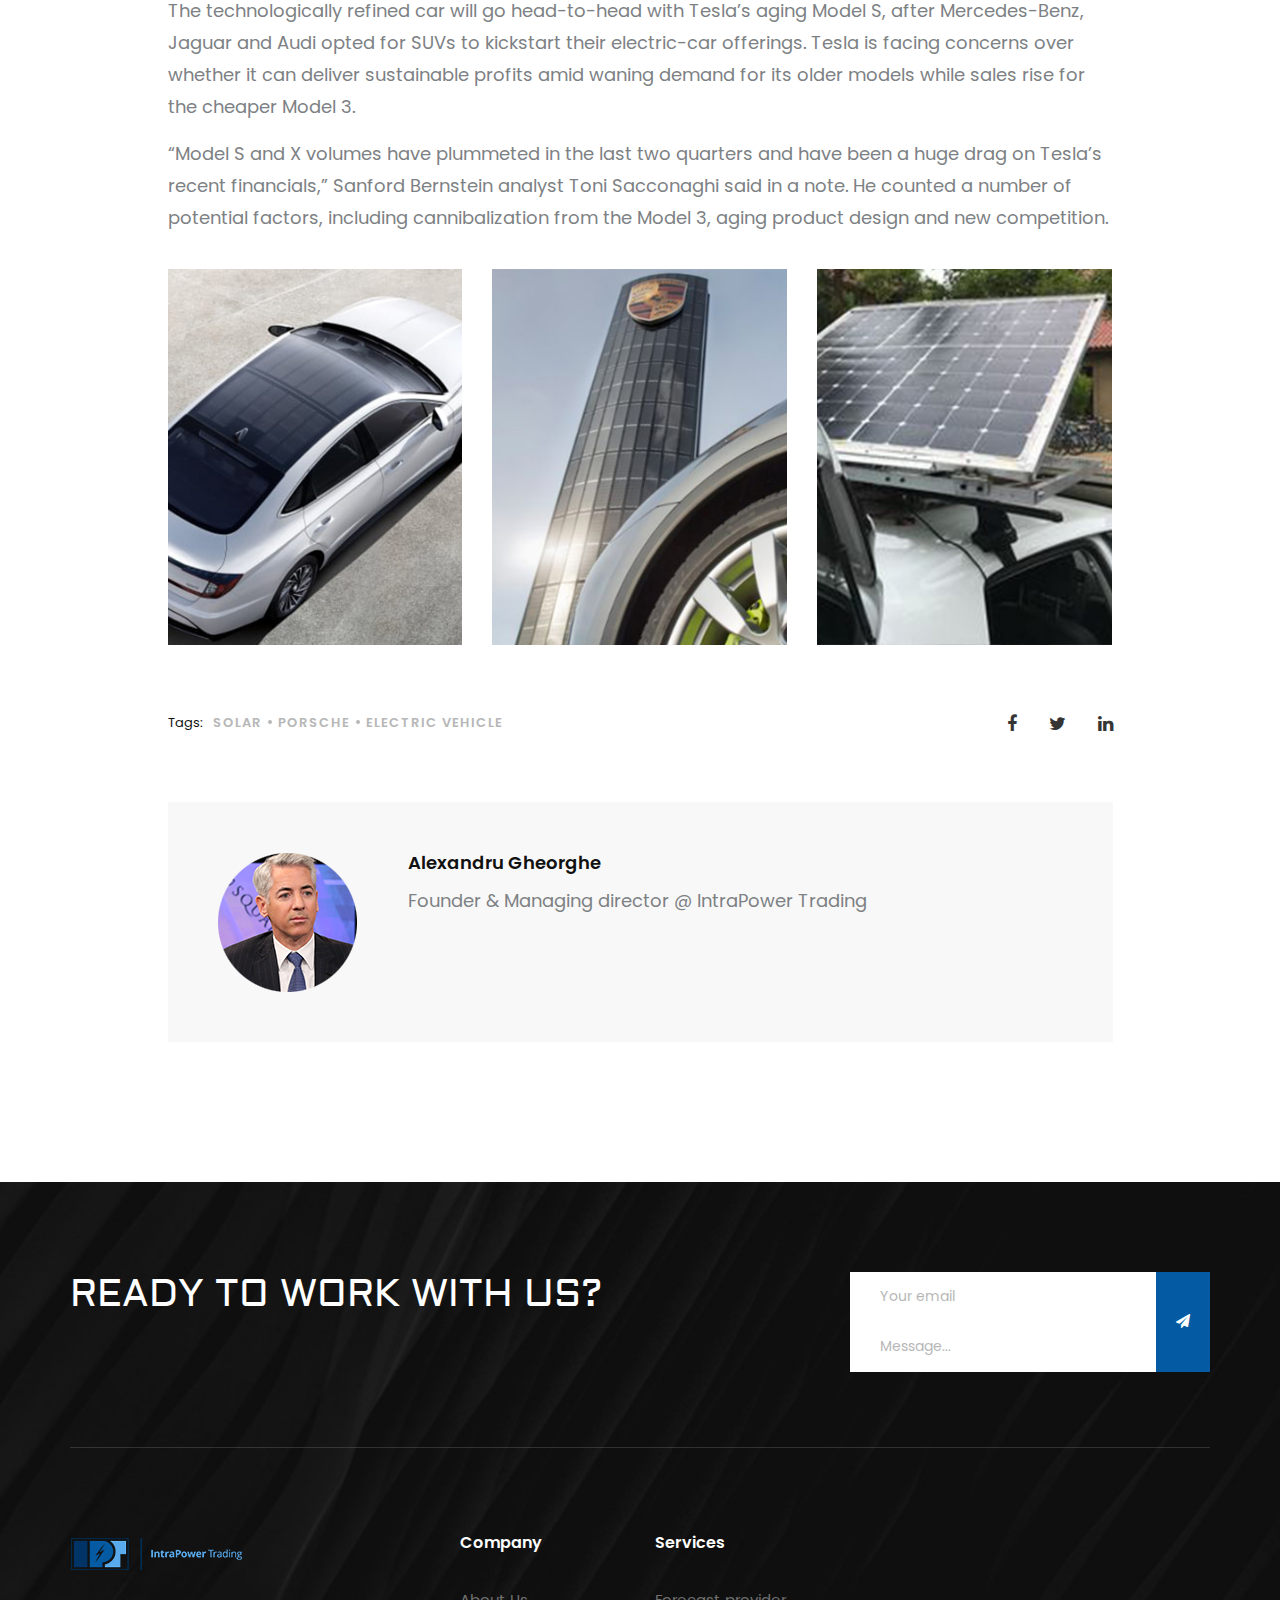
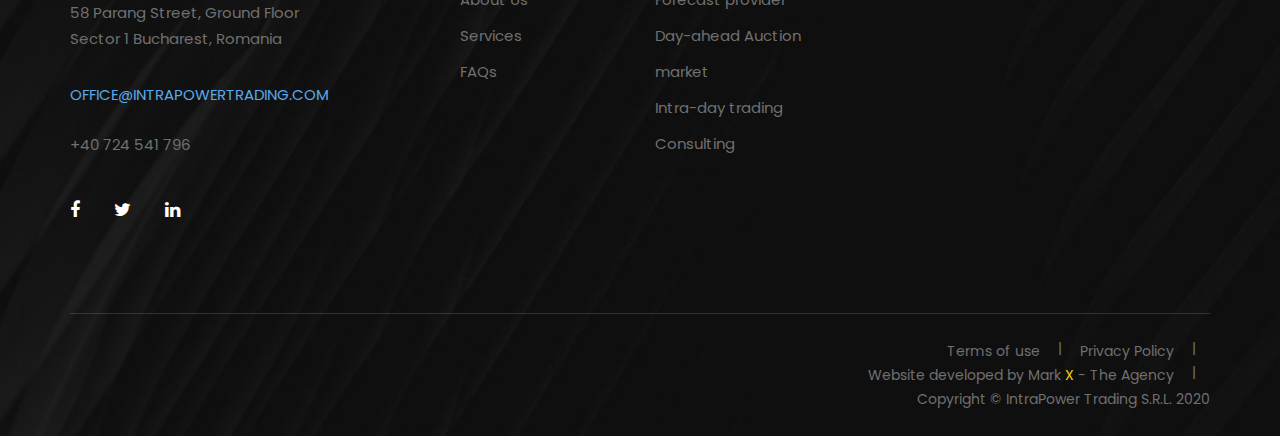
<file: news-article.html>
<!DOCTYPE html>
<html lang="zxx">

<head>
    <meta charset="UTF-8">
    <meta name="description" content="Energy trading">
    <meta name="keywords" content="renewable, energy, solar, html">
    <meta name="viewport" content="width=device-width, initial-scale=1.0">
    <meta http-equiv="X-UA-Compatible" content="ie=edge">
    <title>IPT | Article</title>

    <!-- Google Font -->
    <link href="https://fonts.googleapis.com/css2?family=Poppins:wght@300;400;500;600;700;800;900&display=swap"
    rel="stylesheet">
    <link href="https://fonts.googleapis.com/css2?family=Aldrich&display=swap" rel="stylesheet">

    <!-- Css Styles -->
    <link rel="stylesheet" href="css/bootstrap.min.css" type="text/css">
    <link rel="stylesheet" href="css/font-awesome.min.css" type="text/css">
    <link rel="stylesheet" href="css/elegant-icons.css" type="text/css">
    <link rel="stylesheet" href="css/owl.carousel.min.css" type="text/css">
    <link rel="stylesheet" href="css/slicknav.min.css" type="text/css">
    <link rel="stylesheet" href="css/style.css" type="text/css">
</head>

<body>
    <!-- Page Preloder -->
    <div id="preloder">
        <div class="loader"></div>
    </div>

    <!-- Offcanvas Menu Begin -->
    <div class="offcanvas-menu-overlay"></div>
    <div class="offcanvas-menu-wrapper">
        <div class="offcanvas__logo">
            <a href="#"><img src="img/logolight.png" alt=""></a>
        </div>
        <div id="mobile-menu-wrap"></div>
        <div class="offcanvas__widget">
            <span>Call us for any questions</span>
            <h4>+01 123 456 789</h4>
        </div>
    </div>
    <!-- Offcanvas Menu End -->

    <!-- Header Section Begin -->
    <header class="header header-normal set-bg" data-setbg="img/little-header.jpg">
        <div class="container-fluid">
            <div class="row">
                <div class="col-lg-3">
                    <div class="header__logo">
                        <a href="#"><img src="img/logolight.png" alt=""></a>
                    </div>
                </div>
                <div class="col-lg-6">
                    <nav class="header__menu mobile-menu">
                        <ul>
                            <li><a href="./index.html">Home</a></li>
                            <li><a href="./index.html#tojumpto">Services</a></li>
                            <li><a href="./about-us.html">About</a></li>
                            <li class="active"><a href="./news.html">News</a></li>
                            <li><a href="./contact.html">Contact</a></li>
                        </ul>
                    </nav>
                </div>
                <div class="col-lg-3">
                    <div class="header__widget">
                        <span>Call us for any questions</span>
                        <h4>+40 724 541 796</h4>
                    </div>
                </div>
            </div>
            <div class="canvas__open"><i class="fa fa-bars"></i></div>
        </div>
    </header>
    <!-- Header Section End -->

    <!-- Blog Details Section Begin -->
    <section class="blog-details spad">
        <div class="container">
            <div class="row d-flex justify-content-center">
                <div class="col-lg-10">
                    <div class="blog__details__content">
                        <div class="blog__details__title">
                            <ul>
                                <li>December 20, 2019 </li>
                                <li>By Alexandru Gheorghe</li>
                                <li>Solar Energy</li>
                            </ul>
                            <h2>Porsche plans to  mount solar panels on a limited edition of the Taycan</h2>
                            <img src="img/blog/latest-1porsche.jpg" alt="">
                            <p>After a bumpy start for sister brand Audi’s e-Tron, the Taycan, with the top Turbo S version priced at $185,000, is for the time being the flag-carrier in VW’s massive drive to unseat e-car pioneer Tesla Inc. The wraps came off Wednesday at simultaneous events in its three biggest markets, with Porsche -- known for churning out roaring sports cars -- presenting the vehicle bathed in a backdrop of sustainable-power imagery.</p>
                        </div>
                        <div class="blog__details__text">
                            <p>“It’s a true Porsche,” the brand’s chief executive officer, Oliver Blume, said at the German leg of the event that unveiled a white version of the sedan. “But it’s different than anything we built in the past 70 years. Porsche is positioning itself for a sustainable future.”</p>
                            <p></p>
                        </div>
                        <div class="blog__item__quote">
                            <p>“The Taycan is a turning point for Porsche and the industry as it raises the technical bar for electric vehicles beyond Tesla”</p>
                            <span>Michael Dean</span>
                        </div>
                        <div class="blog__details__text">
                            <p>The technologically refined car will go head-to-head with Tesla’s aging Model S, after Mercedes-Benz, Jaguar and Audi opted for SUVs to kickstart their electric-car offerings. Tesla is facing concerns over whether it can deliver sustainable profits amid waning demand for its older models while sales rise for the cheaper Model 3.</p>
                            <p>“Model S and X volumes have plummeted in the last two quarters and have been a huge drag on Tesla’s recent financials,” Sanford Bernstein analyst Toni Sacconaghi said in a note. He counted a number of potential factors, including cannibalization from the Model 3, aging product design and new competition.</p>
                        </div>
                        <div class="blog__details__pic">
                            <div class="row">
                                <div class="col-lg-4 col-md-4 col-sm-4">
                                    <img src="img/blog/details/bi-1.jpg" alt="">
                                </div>
                                <div class="col-lg-4 col-md-4 col-sm-4">
                                    <img src="img/blog/details/bi-2.jpg" alt="">
                                </div>
                                <div class="col-lg-4 col-md-4 col-sm-4">
                                    <img src="img/blog/details/bi-3.jpg" alt="">
                                </div>
                            </div>
                        </div>
                        <div class="blog__details__widget">
                            <div class="row">
                                <div class="col-lg-6 col-md-6 col-sm-6">
                                    <div class="blog__details__tags">
                                        <span>Tags:</span>
                                        <a href="#">Solar</a>
                                        <a href="#">Porsche</a>
                                        <a href="#">Electric vehicle</a>
                                    </div>
                                </div>
                                <div class="col-lg-6 col-md-6 col-sm-6">
                                    <div class="blog__details__social">
                                        <a href="#"><i class="fa fa-facebook"></i></a>
                                        <a href="#"><i class="fa fa-twitter"></i></a>
                                        <a href="#"><i class="fa fa-linkedin"></i></a>
                                    </div>
                                </div>
                            </div>
                        </div>
                        <div class="blog__details__author">
                            <div class="blog__details__author__pic">
                                <img src="img/blog/blog-about.png" alt="">
                            </div>
                            <div class="blog__details__author__text">
                                <h5>Alexandru Gheorghe</h5>
                                <p>Founder & Managing director @ IntraPower Trading</p>
                            </div>
                        </div>
                        
                        
                    </div>
                </div>
            </div>
        </div>
    </section>
    <!-- Blog Details Section End -->

       <!-- Footer Section Begin -->
       <footer class="footer set-bg" data-setbg="img/footer-bg.jpg">
        <div class="container">
            <div class="footer__top">
                <div class="row">
                    <div class="col-lg-8 col-md-6">
                        <div class="footer__top__text">
                            <a name="contactanchor"><h2>Ready To Work With Us?</h2></a>
                        </div>
                    </div>
                    <div class="col-lg-4 col-md-6">
                        <div class="footer__top__newslatter">
                            <form action="#">
                                <input type="text" placeholder="Your email">
                                
                                <input type="text" placeholder="Message...">
                                <button type="submit"><i class="fa fa-send"></i></button>
                            </form>
                        </div>
                    </div>
                </div>
            </div>
            <div class="row">
                <div class="col-lg-3 col-md-6 col-sm-6">
                    <div class="footer__about">
                        <div class="footer__logo">
                            <a href="#"><img src="img/logolight.png" alt=""></a>
                        </div>
                        <p>58 Parang Street, Ground Floor<br /> Sector 1
                            Bucharest, Romania</p>
                        <ul>
                            <li><a href="mailto: office@intrapowertrading.com" id="lightblue">OFFICE@INTRAPOWERTRADING.COM</a></li><br>
                            <li>+40 724 541 796</li>
                        </ul>
                        <div class="footer__social">
                            <a href="#"><i class="fa fa-facebook"></i></a>
                            <a href="#"><i class="fa fa-twitter"></i></a>

                            <a href="#"><i class="fa fa-linkedin"></i></a>
                        </div>
                    </div>
                </div>
                <div class="col-lg-2 offset-lg-1 col-md-3 col-sm-6">
                    <div class="footer__widget">
                        <h6>Company</h6>
                        <ul>
                            <li><a href="./about-us.html">About Us</a></li>
                            <li><a href="#tojumpto">Services</a></li>
                            <li><a href="#">FAQs</a></li>
                        </ul>
                    </div>
                </div>
                <div class="col-lg-2 col-md-3 col-sm-6">
                    <div class="footer__widget">
                        <h6>Services</h6>
                        <ul>
                            <li><a href="#tojumpto">Forecast provider</a></li>
                            <li><a href="#tojumpto">Day-ahead Auction market</a></li>
                            <li><a href="#tojumpto">Intra-day trading</a></li>
                            <li><a href="#tojumpto">Consulting</a></li>
                        </ul>
                    </div>
                </div>
                
                <div class="col-lg-4 col-md-6 col-sm-6">
                    <div class="footer__address">
                       <!--
                        <h6>Get In Touch</h6>
                        <p>7176 Blue Spring Lane <br />Santa Monica, CA 90403</p>
                        <ul>
                            <li>Info.colorlib@gmail.com</li>
                            <li>+84 123 456 789</li>
                        </ul>
-->
                    </div>
                </div>

            </div>
            <div class="copyright">
                <div class="row">
                    <div class="col-lg-8 col-md-7">
                        <div class="copyright__text">
                            <!-- <p>Copyright © <script>
                                document.write(new Date().getFullYear());
                            </script> All rights reserved | This template is made with <i class="fa fa-heart-o"
                            aria-hidden="true"></i> by <a href="https://colorlib.com"
                            target="_blank">Colorlib</a>
                        </p> -->
                    </div>
                </div>
                <div class="col-lg-4 col-md-5">
                    <div class="copyright__widget">
                        <a href="#">Terms of use</a>
                        <a href="#">Privacy Policy</a><br>
                        <a href="www.markxagency.com">Website developed by Mark <span style="color:#ffd000">X</span> - The Agency</a><br>                        
                        <a href="#">Copyright © IntraPower Trading S.R.L. 2020</a>
                    </div>
                </div>
            </div>
        </div>
    </div>
</footer>
<!-- Footer Section End -->

<!-- Js Plugins -->
<script src="js/jquery-3.3.1.min.js"></script>
<script src="js/bootstrap.min.js"></script>
<script src="js/jquery.slicknav.js"></script>
<script src="js/owl.carousel.min.js"></script>
<script src="js/slick.min.js"></script>
<script src="js/main.js"></script>
</body>

</html>
</file>
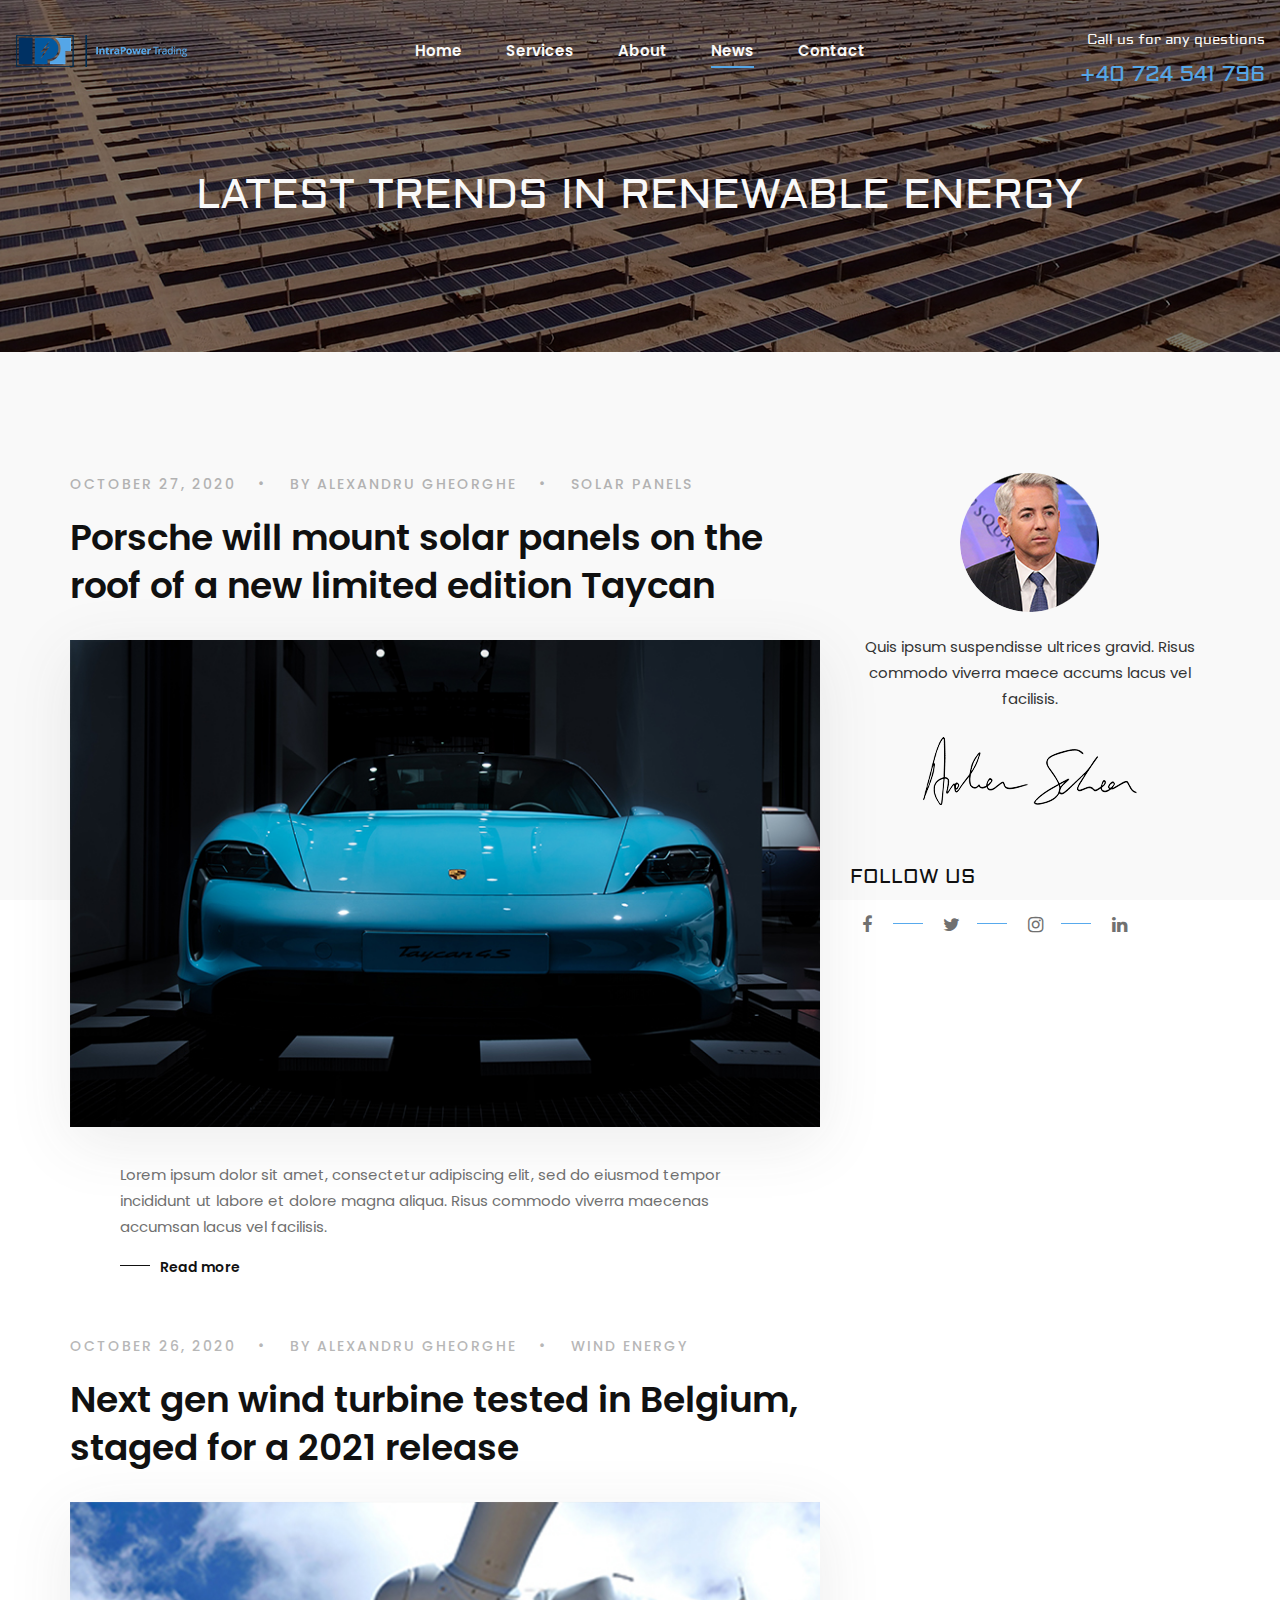
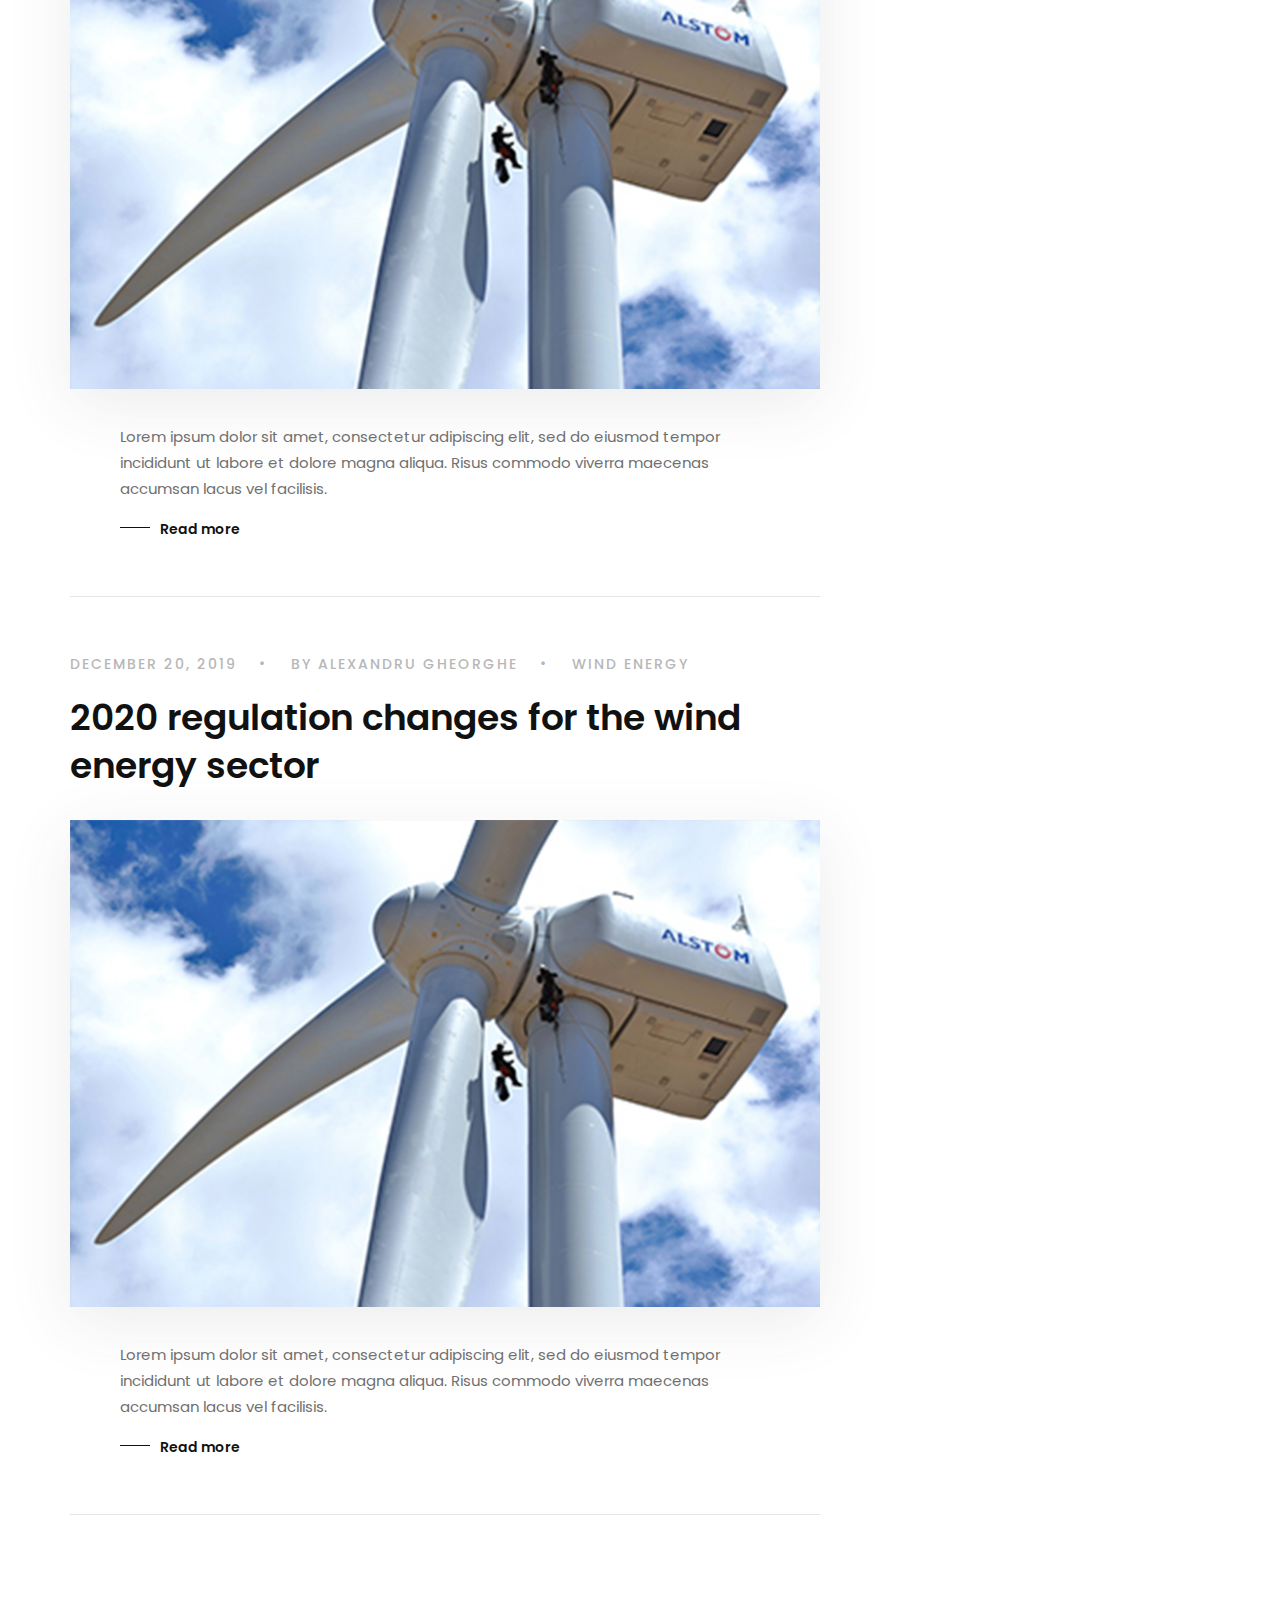
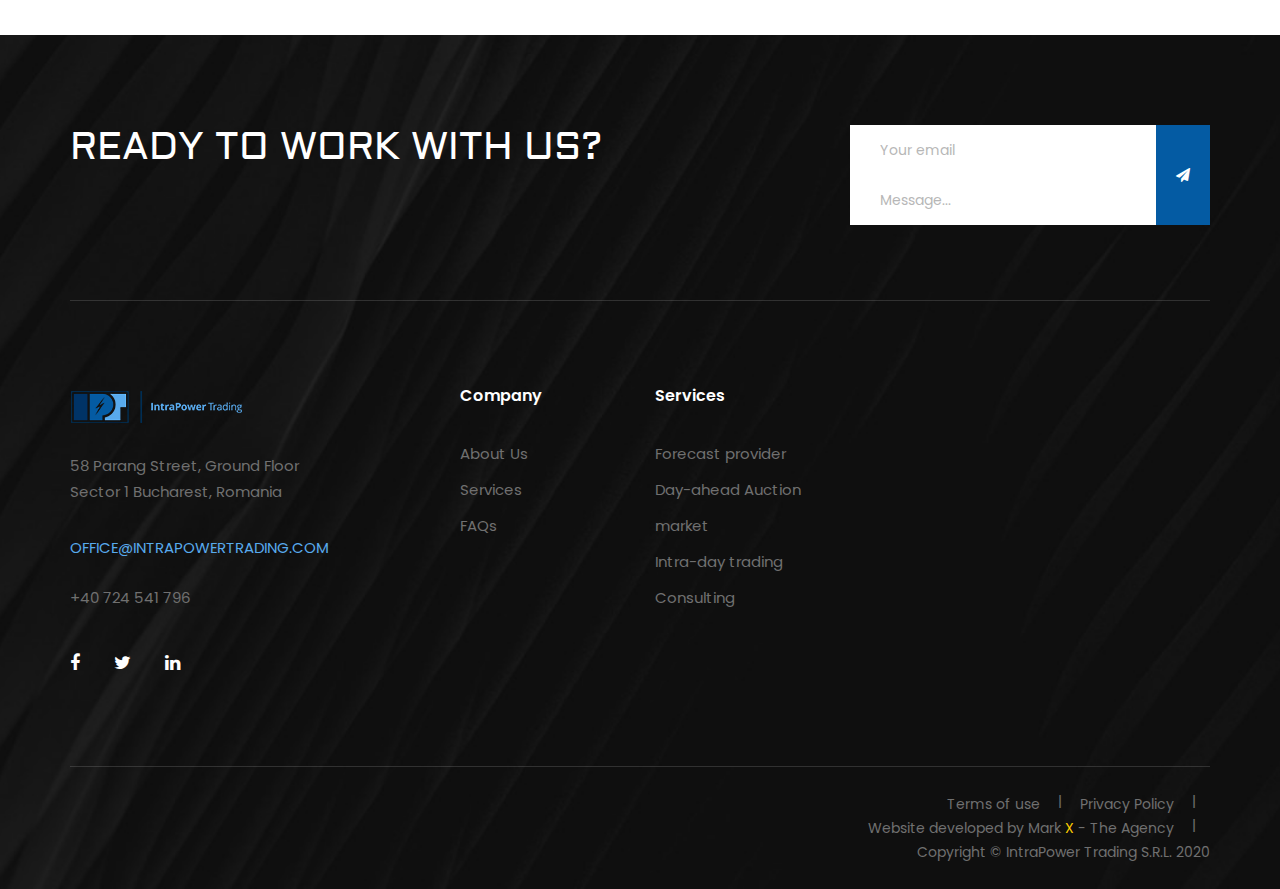
<file: news.html>
<!DOCTYPE html>
<html lang="zxx">

<head>
    <meta charset="UTF-8">
    <meta name="description" content="energy trading">
    <meta name="keywords" content="renewable, energy, solar, html">
    <meta name="viewport" content="width=device-width, initial-scale=1.0">
    <meta http-equiv="X-UA-Compatible" content="ie=edge">
    <title>IPT | News</title>

    <!-- Google Font -->
    <link href="https://fonts.googleapis.com/css2?family=Poppins:wght@300;400;500;600;700;800;900&display=swap"
    rel="stylesheet">
    <link href="https://fonts.googleapis.com/css2?family=Aldrich&display=swap" rel="stylesheet">

    <!-- Css Styles -->
    <link rel="stylesheet" href="css/bootstrap.min.css" type="text/css">
    <link rel="stylesheet" href="css/font-awesome.min.css" type="text/css">
    <link rel="stylesheet" href="css/elegant-icons.css" type="text/css">
    <link rel="stylesheet" href="css/owl.carousel.min.css" type="text/css">
    <link rel="stylesheet" href="css/slicknav.min.css" type="text/css">
    <link rel="stylesheet" href="css/style.css" type="text/css">
</head>

<body>
    <!-- Page Preloder -->
    <div id="preloder">
        <div class="loader"></div>
    </div>

    <!-- Offcanvas Menu Begin -->
    <div class="offcanvas-menu-overlay"></div>
    <div class="offcanvas-menu-wrapper">
        <div class="offcanvas__logo">
            <a href="#"><img src="img/logo.png" alt=""></a>
        </div>
        <div id="mobile-menu-wrap"></div>
        <div class="offcanvas__widget">
            <span>Call us for any questions</span>
            <h4>+01 123 456 789</h4>
        </div>
    </div>
    <!-- Offcanvas Menu End -->

    <!-- Header Section Begin -->
    <header class="header">
        <div class="container-fluid">
            <div class="row">
                <div class="col-lg-3">
                    <div class="header__logo">
                        <a href="#"><img src="img/logolight.png" alt=""></a>
                    </div>
                </div>
                <div class="col-lg-6">
                    <nav class="header__menu mobile-menu">
                        <ul>
                            <li><a href="./index.html">Home</a></li>
                            <li><a href="./index.html#tojumpto">Services</a></li>
                            <li><a href="./about-us.html">About</a></li>
                            <li class="active"><a href="./news.html">News</a></li>
                            <li><a href="./contact.html">Contact</a></li>
                        </ul>
                    </nav>
                </div>
                <div class="col-lg-3">
                    <div class="header__widget">
                        <span>Call us for any questions</span>
                        <h4>+40 724 541 796</h4>
                    </div>
                </div>
            </div>
            <div class="canvas__open"><i class="fa fa-bars"></i></div>
        </div>
    </header>
    <!-- Header Section End -->

    <!-- Breadcrumb Section Begin -->
    <div class="breadcrumb-option spad set-bg" data-setbg="img/breadcrumb-bg.jpg">
        <div class="container">
            <div class="row">
                <div class="col-lg-12 text-center">
                    <div class="breadcrumb__text">
                        <h2>Latest trends in renewable energy</h2>
                        <div class="breadcrumb__links">
                            
                        </div>
                    </div>
                </div>
            </div>
        </div>
    </div>
    <!-- Breadcrumb Section End -->

    <!-- Blog Section Begin -->
    <section class="blog spad">
        <div class="container">
            <div class="row">
                <div class="col-lg-8">
                    <div class="blog__item__list">
                        <div class="blog__item">
                            <ul>
                                <li>October 27, 2020</li>
                                <li>By Alexandru Gheorghe</li>
                                <li>Solar panels</li>
                            </ul>
                            <h2>Porsche will mount solar panels on the roof of a new limited edition Taycan</h2>
                            <img src="img/blog/blog-1.jpg" alt="">
                            <div class="blog__item__text">
                                <p>Lorem ipsum dolor sit amet, consectetur adipiscing elit, sed do eiusmod tempor
                                    incididunt ut labore et dolore magna aliqua. Risus commodo viverra maecenas accumsan
                                lacus vel facilisis. </p>
                                <a href="./news-article.html">Read more</a>
                            </div>
                        </div>
                        
                        <div class="blog__item">
                            <ul>
                                <li>October 26, 2020 </li>
                                <li>By Alexandru Gheorghe</li>
                                <li>Wind energy</li>
                            </ul>
                            <h2>Next gen wind turbine tested in Belgium, staged for a 2021 release</h2>
                            <img src="img/blog/blog-2.jpg" alt="">
                            <div class="blog__item__text">
                                <p>Lorem ipsum dolor sit amet, consectetur adipiscing elit, sed do eiusmod tempor
                                    incididunt ut labore et dolore magna aliqua. Risus commodo viverra maecenas accumsan
                                lacus vel facilisis. </p>
                                <a href="./news-article.html">Read more</a>
                            </div>
                        </div>
                        <div class="blog__item">
                            <ul>
                                <li>December 20, 2019 </li>
                                <li>By Alexandru Gheorghe</li>
                                <li>Wind energy</li>
                            </ul>
                            <h2>2020 regulation changes for the wind energy sector</h2>
                            <img src="img/blog/blog-2.jpg" alt="">
                            <div class="blog__item__text">
                                <p>Lorem ipsum dolor sit amet, consectetur adipiscing elit, sed do eiusmod tempor
                                    incididunt ut labore et dolore magna aliqua. Risus commodo viverra maecenas accumsan
                                lacus vel facilisis. </p>
                                <a href="./news-article.html">Read more</a>
                            </div>
                        </div>
                    </div>
                    <div class="row">
                        <div class="col-lg-12">
                            
                        </div>
                    </div>
                </div>
                <div class="col-lg-4">
                    <div class="blog__sidebar">
                        <div class="blog__sidebar__about">
                            <img class="author__pic" src="img/blog/blog-about.png" alt="">
                            <p>Quis ipsum suspendisse ultrices gravid. Risus commodo viverra maece accums lacus vel
                            facilisis. </p>
                            <img src="img/blog/signature.png" alt="">
                        </div>
                        
                        
                        <div class="blog__sidebar__social">
                            <h5>Follow Us</h5>
                            <a href="#"><i class="fa fa-facebook"></i></a>
                            <a href="#"><i class="fa fa-twitter"></i></a>
                            <a href="#"><i class="fa fa-instagram"></i></a>
                            <a href="#"><i class="fa fa-linkedin"></i></a>
                        </div>
                        
                    </div>
                </div>
            </div>
        </div>
    </section>
    <!-- Blog Section End -->

    <!-- Footer Section Begin -->
    <footer class="footer set-bg" data-setbg="img/footer-bg.jpg">
        <div class="container">
            <div class="footer__top">
                <div class="row">
                    <div class="col-lg-8 col-md-6">
                        <div class="footer__top__text">
                            <a name="contactanchor"><h2>Ready To Work With Us?</h2></a>
                        </div>
                    </div>
                    <div class="col-lg-4 col-md-6">
                        <div class="footer__top__newslatter">
                            <form action="#">
                                <input type="text" placeholder="Your email">
                                
                                <input type="text" placeholder="Message...">
                                <button type="submit"><i class="fa fa-send"></i></button>
                            </form>
                        </div>
                    </div>
                </div>
            </div>
            <div class="row">
                <div class="col-lg-3 col-md-6 col-sm-6">
                    <div class="footer__about">
                        <div class="footer__logo">
                            <a href="#"><img src="img/logolight.png" alt=""></a>
                        </div>
                        <p>58 Parang Street, Ground Floor<br /> Sector 1
                            Bucharest, Romania</p>
                        <ul>
                            <li><a href="mailto: office@intrapowertrading.com" id="lightblue">OFFICE@INTRAPOWERTRADING.COM</a></li><br>
                            <li>+40 724 541 796</li>
                        </ul>
                        <div class="footer__social">
                            <a href="#"><i class="fa fa-facebook"></i></a>
                            <a href="#"><i class="fa fa-twitter"></i></a>

                            <a href="#"><i class="fa fa-linkedin"></i></a>
                        </div>
                    </div>
                </div>
                <div class="col-lg-2 offset-lg-1 col-md-3 col-sm-6">
                    <div class="footer__widget">
                        <h6>Company</h6>
                        <ul>
                            <li><a href="./about-us.html">About Us</a></li>
                            <li><a href="#tojumpto">Services</a></li>
                            <li><a href="#">FAQs</a></li>
                        </ul>
                    </div>
                </div>
                <div class="col-lg-2 col-md-3 col-sm-6">
                    <div class="footer__widget">
                        <h6>Services</h6>
                        <ul>
                            <li><a href="#tojumpto">Forecast provider</a></li>
                            <li><a href="#tojumpto">Day-ahead Auction market</a></li>
                            <li><a href="#tojumpto">Intra-day trading</a></li>
                            <li><a href="#tojumpto">Consulting</a></li>
                        </ul>
                    </div>
                </div>
                
                <div class="col-lg-4 col-md-6 col-sm-6">
                    <div class="footer__address">
                       <!--
                        <h6>Get In Touch</h6>
                        <p>7176 Blue Spring Lane <br />Santa Monica, CA 90403</p>
                        <ul>
                            <li>Info.colorlib@gmail.com</li>
                            <li>+84 123 456 789</li>
                        </ul>
-->
                    </div>
                </div>

            </div>
            <div class="copyright">
                <div class="row">
                    <div class="col-lg-8 col-md-7">
                        <div class="copyright__text">
                            <!-- <p>Copyright © <script>
                                document.write(new Date().getFullYear());
                            </script> All rights reserved | This template is made with <i class="fa fa-heart-o"
                            aria-hidden="true"></i> by <a href="https://colorlib.com"
                            target="_blank">Colorlib</a>
                        </p> -->
                    </div>
                </div>
                <div class="col-lg-4 col-md-5">
                    <div class="copyright__widget">
                        <a href="#">Terms of use</a>
                        <a href="#">Privacy Policy</a><br>
                        <a href="www.markxagency.com">Website developed by Mark <span style="color:#ffd000">X</span> - The Agency</a><br>                        
                        <a href="#">Copyright © IntraPower Trading S.R.L. 2020</a>
                    </div>
                </div>
            </div>
        </div>
    </div>
</footer>
<!-- Footer Section End -->

<!-- Js Plugins -->
<script src="js/jquery-3.3.1.min.js"></script>
<script src="js/bootstrap.min.js"></script>
<script src="js/jquery.slicknav.js"></script>
<script src="js/owl.carousel.min.js"></script>
<script src="js/slick.min.js"></script>
<script src="js/main.js"></script>
</body>

</html>
</file>
<file: css/elegant-icons.css>
@font-face {
	font-family: 'ElegantIcons';
	src:url('../fonts/ElegantIcons.eot');
	src:url('../fonts/ElegantIcons.eot?#iefix') format('embedded-opentype'),
		url('../fonts/ElegantIcons.woff') format('woff'),
		url('../fonts/ElegantIcons.ttf') format('truetype'),
		url('../fonts/ElegantIcons.svg#ElegantIcons') format('svg');
	font-weight: normal;
	font-style: normal;
}

/* Use the following CSS code if you want to use data attributes for inserting your icons */
[data-icon]:before {
	font-family: 'ElegantIcons';
	content: attr(data-icon);
	speak: none;
	font-weight: normal;
	font-variant: normal;
	text-transform: none;
	line-height: 1;
	-webkit-font-smoothing: antialiased;
	-moz-osx-font-smoothing: grayscale;
}

/* Use the following CSS code if you want to have a class per icon */
/*
Instead of a list of all class selectors,
you can use the generic selector below, but it's slower:
[class*="your-class-prefix"] {
*/
.arrow_up, .arrow_down, .arrow_left, .arrow_right, .arrow_left-up, .arrow_right-up, .arrow_right-down, .arrow_left-down, .arrow-up-down, .arrow_up-down_alt, .arrow_left-right_alt, .arrow_left-right, .arrow_expand_alt2, .arrow_expand_alt, .arrow_condense, .arrow_expand, .arrow_move, .arrow_carrot-up, .arrow_carrot-down, .arrow_carrot-left, .arrow_carrot-right, .arrow_carrot-2up, .arrow_carrot-2down, .arrow_carrot-2left, .arrow_carrot-2right, .arrow_carrot-up_alt2, .arrow_carrot-down_alt2, .arrow_carrot-left_alt2, .arrow_carrot-right_alt2, .arrow_carrot-2up_alt2, .arrow_carrot-2down_alt2, .arrow_carrot-2left_alt2, .arrow_carrot-2right_alt2, .arrow_triangle-up, .arrow_triangle-down, .arrow_triangle-left, .arrow_triangle-right, .arrow_triangle-up_alt2, .arrow_triangle-down_alt2, .arrow_triangle-left_alt2, .arrow_triangle-right_alt2, .arrow_back, .icon_minus-06, .icon_plus, .icon_close, .icon_check, .icon_minus_alt2, .icon_plus_alt2, .icon_close_alt2, .icon_check_alt2, .icon_zoom-out_alt, .icon_zoom-in_alt, .icon_search, .icon_box-empty, .icon_box-selected, .icon_minus-box, .icon_plus-box, .icon_box-checked, .icon_circle-empty, .icon_circle-slelected, .icon_stop_alt2, .icon_stop, .icon_pause_alt2, .icon_pause, .icon_menu, .icon_menu-square_alt2, .icon_menu-circle_alt2, .icon_ul, .icon_ol, .icon_adjust-horiz, .icon_adjust-vert, .icon_document_alt, .icon_documents_alt, .icon_pencil, .icon_pencil-edit_alt, .icon_pencil-edit, .icon_folder-alt, .icon_folder-open_alt, .icon_folder-add_alt, .icon_info_alt, .icon_error-oct_alt, .icon_error-circle_alt, .icon_error-triangle_alt, .icon_question_alt2, .icon_question, .icon_comment_alt, .icon_chat_alt, .icon_vol-mute_alt, .icon_volume-low_alt, .icon_volume-high_alt, .icon_quotations, .icon_quotations_alt2, .icon_clock_alt, .icon_lock_alt, .icon_lock-open_alt, .icon_key_alt, .icon_cloud_alt, .icon_cloud-upload_alt, .icon_cloud-download_alt, .icon_image, .icon_images, .icon_lightbulb_alt, .icon_gift_alt, .icon_house_alt, .icon_genius, .icon_mobile, .icon_tablet, .icon_laptop, .icon_desktop, .icon_camera_alt, .icon_mail_alt, .icon_cone_alt, .icon_ribbon_alt, .icon_bag_alt, .icon_creditcard, .icon_cart_alt, .icon_paperclip, .icon_tag_alt, .icon_tags_alt, .icon_trash_alt, .icon_cursor_alt, .icon_mic_alt, .icon_compass_alt, .icon_pin_alt, .icon_pushpin_alt, .icon_map_alt, .icon_drawer_alt, .icon_toolbox_alt, .icon_book_alt, .icon_calendar, .icon_film, .icon_table, .icon_contacts_alt, .icon_headphones, .icon_lifesaver, .icon_piechart, .icon_refresh, .icon_link_alt, .icon_link, .icon_loading, .icon_blocked, .icon_archive_alt, .icon_heart_alt, .icon_star_alt, .icon_star-half_alt, .icon_star, .icon_star-half, .icon_tools, .icon_tool, .icon_cog, .icon_cogs, .arrow_up_alt, .arrow_down_alt, .arrow_left_alt, .arrow_right_alt, .arrow_left-up_alt, .arrow_right-up_alt, .arrow_right-down_alt, .arrow_left-down_alt, .arrow_condense_alt, .arrow_expand_alt3, .arrow_carrot_up_alt, .arrow_carrot-down_alt, .arrow_carrot-left_alt, .arrow_carrot-right_alt, .arrow_carrot-2up_alt, .arrow_carrot-2dwnn_alt, .arrow_carrot-2left_alt, .arrow_carrot-2right_alt, .arrow_triangle-up_alt, .arrow_triangle-down_alt, .arrow_triangle-left_alt, .arrow_triangle-right_alt, .icon_minus_alt, .icon_plus_alt, .icon_close_alt, .icon_check_alt, .icon_zoom-out, .icon_zoom-in, .icon_stop_alt, .icon_menu-square_alt, .icon_menu-circle_alt, .icon_document, .icon_documents, .icon_pencil_alt, .icon_folder, .icon_folder-open, .icon_folder-add, .icon_folder_upload, .icon_folder_download, .icon_info, .icon_error-circle, .icon_error-oct, .icon_error-triangle, .icon_question_alt, .icon_comment, .icon_chat, .icon_vol-mute, .icon_volume-low, .icon_volume-high, .icon_quotations_alt, .icon_clock, .icon_lock, .icon_lock-open, .icon_key, .icon_cloud, .icon_cloud-upload, .icon_cloud-download, .icon_lightbulb, .icon_gift, .icon_house, .icon_camera, .icon_mail, .icon_cone, .icon_ribbon, .icon_bag, .icon_cart, .icon_tag, .icon_tags, .icon_trash, .icon_cursor, .icon_mic, .icon_compass, .icon_pin, .icon_pushpin, .icon_map, .icon_drawer, .icon_toolbox, .icon_book, .icon_contacts, .icon_archive, .icon_heart, .icon_profile, .icon_group, .icon_grid-2x2, .icon_grid-3x3, .icon_music, .icon_pause_alt, .icon_phone, .icon_upload, .icon_download, .social_facebook, .social_twitter, .social_pinterest, .social_googleplus, .social_tumblr, .social_tumbleupon, .social_wordpress, .social_instagram, .social_dribbble, .social_vimeo, .social_linkedin, .social_rss, .social_deviantart, .social_share, .social_myspace, .social_skype, .social_youtube, .social_picassa, .social_googledrive, .social_flickr, .social_blogger, .social_spotify, .social_delicious, .social_facebook_circle, .social_twitter_circle, .social_pinterest_circle, .social_googleplus_circle, .social_tumblr_circle, .social_stumbleupon_circle, .social_wordpress_circle, .social_instagram_circle, .social_dribbble_circle, .social_vimeo_circle, .social_linkedin_circle, .social_rss_circle, .social_deviantart_circle, .social_share_circle, .social_myspace_circle, .social_skype_circle, .social_youtube_circle, .social_picassa_circle, .social_googledrive_alt2, .social_flickr_circle, .social_blogger_circle, .social_spotify_circle, .social_delicious_circle, .social_facebook_square, .social_twitter_square, .social_pinterest_square, .social_googleplus_square, .social_tumblr_square, .social_stumbleupon_square, .social_wordpress_square, .social_instagram_square, .social_dribbble_square, .social_vimeo_square, .social_linkedin_square, .social_rss_square, .social_deviantart_square, .social_share_square, .social_myspace_square, .social_skype_square, .social_youtube_square, .social_picassa_square, .social_googledrive_square, .social_flickr_square, .social_blogger_square, .social_spotify_square, .social_delicious_square, .icon_printer, .icon_calulator, .icon_building, .icon_floppy, .icon_drive, .icon_search-2, .icon_id, .icon_id-2, .icon_puzzle, .icon_like, .icon_dislike, .icon_mug, .icon_currency, .icon_wallet, .icon_pens, .icon_easel, .icon_flowchart, .icon_datareport, .icon_briefcase, .icon_shield, .icon_percent, .icon_globe, .icon_globe-2, .icon_target, .icon_hourglass, .icon_balance, .icon_rook, .icon_printer-alt, .icon_calculator_alt, .icon_building_alt, .icon_floppy_alt, .icon_drive_alt, .icon_search_alt, .icon_id_alt, .icon_id-2_alt, .icon_puzzle_alt, .icon_like_alt, .icon_dislike_alt, .icon_mug_alt, .icon_currency_alt, .icon_wallet_alt, .icon_pens_alt, .icon_easel_alt, .icon_flowchart_alt, .icon_datareport_alt, .icon_briefcase_alt, .icon_shield_alt, .icon_percent_alt, .icon_globe_alt, .icon_clipboard {
	font-family: 'ElegantIcons';
	speak: none;
	font-style: normal;
	font-weight: normal;
	font-variant: normal;
	text-transform: none;
	line-height: 1;
	-webkit-font-smoothing: antialiased;
}
.arrow_up:before {
	content: "\21";
}
.arrow_down:before {
	content: "\22";
}
.arrow_left:before {
	content: "\23";
}
.arrow_right:before {
	content: "\24";
}
.arrow_left-up:before {
	content: "\25";
}
.arrow_right-up:before {
	content: "\26";
}
.arrow_right-down:before {
	content: "\27";
}
.arrow_left-down:before {
	content: "\28";
}
.arrow-up-down:before {
	content: "\29";
}
.arrow_up-down_alt:before {
	content: "\2a";
}
.arrow_left-right_alt:before {
	content: "\2b";
}
.arrow_left-right:before {
	content: "\2c";
}
.arrow_expand_alt2:before {
	content: "\2d";
}
.arrow_expand_alt:before {
	content: "\2e";
}
.arrow_condense:before {
	content: "\2f";
}
.arrow_expand:before {
	content: "\30";
}
.arrow_move:before {
	content: "\31";
}
.arrow_carrot-up:before {
	content: "\32";
}
.arrow_carrot-down:before {
	content: "\33";
}
.arrow_carrot-left:before {
	content: "\34";
}
.arrow_carrot-right:before {
	content: "\35";
}
.arrow_carrot-2up:before {
	content: "\36";
}
.arrow_carrot-2down:before {
	content: "\37";
}
.arrow_carrot-2left:before {
	content: "\38";
}
.arrow_carrot-2right:before {
	content: "\39";
}
.arrow_carrot-up_alt2:before {
	content: "\3a";
}
.arrow_carrot-down_alt2:before {
	content: "\3b";
}
.arrow_carrot-left_alt2:before {
	content: "\3c";
}
.arrow_carrot-right_alt2:before {
	content: "\3d";
}
.arrow_carrot-2up_alt2:before {
	content: "\3e";
}
.arrow_carrot-2down_alt2:before {
	content: "\3f";
}
.arrow_carrot-2left_alt2:before {
	content: "\40";
}
.arrow_carrot-2right_alt2:before {
	content: "\41";
}
.arrow_triangle-up:before {
	content: "\42";
}
.arrow_triangle-down:before {
	content: "\43";
}
.arrow_triangle-left:before {
	content: "\44";
}
.arrow_triangle-right:before {
	content: "\45";
}
.arrow_triangle-up_alt2:before {
	content: "\46";
}
.arrow_triangle-down_alt2:before {
	content: "\47";
}
.arrow_triangle-left_alt2:before {
	content: "\48";
}
.arrow_triangle-right_alt2:before {
	content: "\49";
}
.arrow_back:before {
	content: "\4a";
}
.icon_minus-06:before {
	content: "\4b";
}
.icon_plus:before {
	content: "\4c";
}
.icon_close:before {
	content: "\4d";
}
.icon_check:before {
	content: "\4e";
}
.icon_minus_alt2:before {
	content: "\4f";
}
.icon_plus_alt2:before {
	content: "\50";
}
.icon_close_alt2:before {
	content: "\51";
}
.icon_check_alt2:before {
	content: "\52";
}
.icon_zoom-out_alt:before {
	content: "\53";
}
.icon_zoom-in_alt:before {
	content: "\54";
}
.icon_search:before {
	content: "\55";
}
.icon_box-empty:before {
	content: "\56";
}
.icon_box-selected:before {
	content: "\57";
}
.icon_minus-box:before {
	content: "\58";
}
.icon_plus-box:before {
	content: "\59";
}
.icon_box-checked:before {
	content: "\5a";
}
.icon_circle-empty:before {
	content: "\5b";
}
.icon_circle-slelected:before {
	content: "\5c";
}
.icon_stop_alt2:before {
	content: "\5d";
}
.icon_stop:before {
	content: "\5e";
}
.icon_pause_alt2:before {
	content: "\5f";
}
.icon_pause:before {
	content: "\60";
}
.icon_menu:before {
	content: "\61";
}
.icon_menu-square_alt2:before {
	content: "\62";
}
.icon_menu-circle_alt2:before {
	content: "\63";
}
.icon_ul:before {
	content: "\64";
}
.icon_ol:before {
	content: "\65";
}
.icon_adjust-horiz:before {
	content: "\66";
}
.icon_adjust-vert:before {
	content: "\67";
}
.icon_document_alt:before {
	content: "\68";
}
.icon_documents_alt:before {
	content: "\69";
}
.icon_pencil:before {
	content: "\6a";
}
.icon_pencil-edit_alt:before {
	content: "\6b";
}
.icon_pencil-edit:before {
	content: "\6c";
}
.icon_folder-alt:before {
	content: "\6d";
}
.icon_folder-open_alt:before {
	content: "\6e";
}
.icon_folder-add_alt:before {
	content: "\6f";
}
.icon_info_alt:before {
	content: "\70";
}
.icon_error-oct_alt:before {
	content: "\71";
}
.icon_error-circle_alt:before {
	content: "\72";
}
.icon_error-triangle_alt:before {
	content: "\73";
}
.icon_question_alt2:before {
	content: "\74";
}
.icon_question:before {
	content: "\75";
}
.icon_comment_alt:before {
	content: "\76";
}
.icon_chat_alt:before {
	content: "\77";
}
.icon_vol-mute_alt:before {
	content: "\78";
}
.icon_volume-low_alt:before {
	content: "\79";
}
.icon_volume-high_alt:before {
	content: "\7a";
}
.icon_quotations:before {
	content: "\7b";
}
.icon_quotations_alt2:before {
	content: "\7c";
}
.icon_clock_alt:before {
	content: "\7d";
}
.icon_lock_alt:before {
	content: "\7e";
}
.icon_lock-open_alt:before {
	content: "\e000";
}
.icon_key_alt:before {
	content: "\e001";
}
.icon_cloud_alt:before {
	content: "\e002";
}
.icon_cloud-upload_alt:before {
	content: "\e003";
}
.icon_cloud-download_alt:before {
	content: "\e004";
}
.icon_image:before {
	content: "\e005";
}
.icon_images:before {
	content: "\e006";
}
.icon_lightbulb_alt:before {
	content: "\e007";
}
.icon_gift_alt:before {
	content: "\e008";
}
.icon_house_alt:before {
	content: "\e009";
}
.icon_genius:before {
	content: "\e00a";
}
.icon_mobile:before {
	content: "\e00b";
}
.icon_tablet:before {
	content: "\e00c";
}
.icon_laptop:before {
	content: "\e00d";
}
.icon_desktop:before {
	content: "\e00e";
}
.icon_camera_alt:before {
	content: "\e00f";
}
.icon_mail_alt:before {
	content: "\e010";
}
.icon_cone_alt:before {
	content: "\e011";
}
.icon_ribbon_alt:before {
	content: "\e012";
}
.icon_bag_alt:before {
	content: "\e013";
}
.icon_creditcard:before {
	content: "\e014";
}
.icon_cart_alt:before {
	content: "\e015";
}
.icon_paperclip:before {
	content: "\e016";
}
.icon_tag_alt:before {
	content: "\e017";
}
.icon_tags_alt:before {
	content: "\e018";
}
.icon_trash_alt:before {
	content: "\e019";
}
.icon_cursor_alt:before {
	content: "\e01a";
}
.icon_mic_alt:before {
	content: "\e01b";
}
.icon_compass_alt:before {
	content: "\e01c";
}
.icon_pin_alt:before {
	content: "\e01d";
}
.icon_pushpin_alt:before {
	content: "\e01e";
}
.icon_map_alt:before {
	content: "\e01f";
}
.icon_drawer_alt:before {
	content: "\e020";
}
.icon_toolbox_alt:before {
	content: "\e021";
}
.icon_book_alt:before {
	content: "\e022";
}
.icon_calendar:before {
	content: "\e023";
}
.icon_film:before {
	content: "\e024";
}
.icon_table:before {
	content: "\e025";
}
.icon_contacts_alt:before {
	content: "\e026";
}
.icon_headphones:before {
	content: "\e027";
}
.icon_lifesaver:before {
	content: "\e028";
}
.icon_piechart:before {
	content: "\e029";
}
.icon_refresh:before {
	content: "\e02a";
}
.icon_link_alt:before {
	content: "\e02b";
}
.icon_link:before {
	content: "\e02c";
}
.icon_loading:before {
	content: "\e02d";
}
.icon_blocked:before {
	content: "\e02e";
}
.icon_archive_alt:before {
	content: "\e02f";
}
.icon_heart_alt:before {
	content: "\e030";
}
.icon_star_alt:before {
	content: "\e031";
}
.icon_star-half_alt:before {
	content: "\e032";
}
.icon_star:before {
	content: "\e033";
}
.icon_star-half:before {
	content: "\e034";
}
.icon_tools:before {
	content: "\e035";
}
.icon_tool:before {
	content: "\e036";
}
.icon_cog:before {
	content: "\e037";
}
.icon_cogs:before {
	content: "\e038";
}
.arrow_up_alt:before {
	content: "\e039";
}
.arrow_down_alt:before {
	content: "\e03a";
}
.arrow_left_alt:before {
	content: "\e03b";
}
.arrow_right_alt:before {
	content: "\e03c";
}
.arrow_left-up_alt:before {
	content: "\e03d";
}
.arrow_right-up_alt:before {
	content: "\e03e";
}
.arrow_right-down_alt:before {
	content: "\e03f";
}
.arrow_left-down_alt:before {
	content: "\e040";
}
.arrow_condense_alt:before {
	content: "\e041";
}
.arrow_expand_alt3:before {
	content: "\e042";
}
.arrow_carrot_up_alt:before {
	content: "\e043";
}
.arrow_carrot-down_alt:before {
	content: "\e044";
}
.arrow_carrot-left_alt:before {
	content: "\e045";
}
.arrow_carrot-right_alt:before {
	content: "\e046";
}
.arrow_carrot-2up_alt:before {
	content: "\e047";
}
.arrow_carrot-2dwnn_alt:before {
	content: "\e048";
}
.arrow_carrot-2left_alt:before {
	content: "\e049";
}
.arrow_carrot-2right_alt:before {
	content: "\e04a";
}
.arrow_triangle-up_alt:before {
	content: "\e04b";
}
.arrow_triangle-down_alt:before {
	content: "\e04c";
}
.arrow_triangle-left_alt:before {
	content: "\e04d";
}
.arrow_triangle-right_alt:before {
	content: "\e04e";
}
.icon_minus_alt:before {
	content: "\e04f";
}
.icon_plus_alt:before {
	content: "\e050";
}
.icon_close_alt:before {
	content: "\e051";
}
.icon_check_alt:before {
	content: "\e052";
}
.icon_zoom-out:before {
	content: "\e053";
}
.icon_zoom-in:before {
	content: "\e054";
}
.icon_stop_alt:before {
	content: "\e055";
}
.icon_menu-square_alt:before {
	content: "\e056";
}
.icon_menu-circle_alt:before {
	content: "\e057";
}
.icon_document:before {
	content: "\e058";
}
.icon_documents:before {
	content: "\e059";
}
.icon_pencil_alt:before {
	content: "\e05a";
}
.icon_folder:before {
	content: "\e05b";
}
.icon_folder-open:before {
	content: "\e05c";
}
.icon_folder-add:before {
	content: "\e05d";
}
.icon_folder_upload:before {
	content: "\e05e";
}
.icon_folder_download:before {
	content: "\e05f";
}
.icon_info:before {
	content: "\e060";
}
.icon_error-circle:before {
	content: "\e061";
}
.icon_error-oct:before {
	content: "\e062";
}
.icon_error-triangle:before {
	content: "\e063";
}
.icon_question_alt:before {
	content: "\e064";
}
.icon_comment:before {
	content: "\e065";
}
.icon_chat:before {
	content: "\e066";
}
.icon_vol-mute:before {
	content: "\e067";
}
.icon_volume-low:before {
	content: "\e068";
}
.icon_volume-high:before {
	content: "\e069";
}
.icon_quotations_alt:before {
	content: "\e06a";
}
.icon_clock:before {
	content: "\e06b";
}
.icon_lock:before {
	content: "\e06c";
}
.icon_lock-open:before {
	content: "\e06d";
}
.icon_key:before {
	content: "\e06e";
}
.icon_cloud:before {
	content: "\e06f";
}
.icon_cloud-upload:before {
	content: "\e070";
}
.icon_cloud-download:before {
	content: "\e071";
}
.icon_lightbulb:before {
	content: "\e072";
}
.icon_gift:before {
	content: "\e073";
}
.icon_house:before {
	content: "\e074";
}
.icon_camera:before {
	content: "\e075";
}
.icon_mail:before {
	content: "\e076";
}
.icon_cone:before {
	content: "\e077";
}
.icon_ribbon:before {
	content: "\e078";
}
.icon_bag:before {
	content: "\e079";
}
.icon_cart:before {
	content: "\e07a";
}
.icon_tag:before {
	content: "\e07b";
}
.icon_tags:before {
	content: "\e07c";
}
.icon_trash:before {
	content: "\e07d";
}
.icon_cursor:before {
	content: "\e07e";
}
.icon_mic:before {
	content: "\e07f";
}
.icon_compass:before {
	content: "\e080";
}
.icon_pin:before {
	content: "\e081";
}
.icon_pushpin:before {
	content: "\e082";
}
.icon_map:before {
	content: "\e083";
}
.icon_drawer:before {
	content: "\e084";
}
.icon_toolbox:before {
	content: "\e085";
}
.icon_book:before {
	content: "\e086";
}
.icon_contacts:before {
	content: "\e087";
}
.icon_archive:before {
	content: "\e088";
}
.icon_heart:before {
	content: "\e089";
}
.icon_profile:before {
	content: "\e08a";
}
.icon_group:before {
	content: "\e08b";
}
.icon_grid-2x2:before {
	content: "\e08c";
}
.icon_grid-3x3:before {
	content: "\e08d";
}
.icon_music:before {
	content: "\e08e";
}
.icon_pause_alt:before {
	content: "\e08f";
}
.icon_phone:before {
	content: "\e090";
}
.icon_upload:before {
	content: "\e091";
}
.icon_download:before {
	content: "\e092";
}
.social_facebook:before {
	content: "\e093";
}
.social_twitter:before {
	content: "\e094";
}
.social_pinterest:before {
	content: "\e095";
}
.social_googleplus:before {
	content: "\e096";
}
.social_tumblr:before {
	content: "\e097";
}
.social_tumbleupon:before {
	content: "\e098";
}
.social_wordpress:before {
	content: "\e099";
}
.social_instagram:before {
	content: "\e09a";
}
.social_dribbble:before {
	content: "\e09b";
}
.social_vimeo:before {
	content: "\e09c";
}
.social_linkedin:before {
	content: "\e09d";
}
.social_rss:before {
	content: "\e09e";
}
.social_deviantart:before {
	content: "\e09f";
}
.social_share:before {
	content: "\e0a0";
}
.social_myspace:before {
	content: "\e0a1";
}
.social_skype:before {
	content: "\e0a2";
}
.social_youtube:before {
	content: "\e0a3";
}
.social_picassa:before {
	content: "\e0a4";
}
.social_googledrive:before {
	content: "\e0a5";
}
.social_flickr:before {
	content: "\e0a6";
}
.social_blogger:before {
	content: "\e0a7";
}
.social_spotify:before {
	content: "\e0a8";
}
.social_delicious:before {
	content: "\e0a9";
}
.social_facebook_circle:before {
	content: "\e0aa";
}
.social_twitter_circle:before {
	content: "\e0ab";
}
.social_pinterest_circle:before {
	content: "\e0ac";
}
.social_googleplus_circle:before {
	content: "\e0ad";
}
.social_tumblr_circle:before {
	content: "\e0ae";
}
.social_stumbleupon_circle:before {
	content: "\e0af";
}
.social_wordpress_circle:before {
	content: "\e0b0";
}
.social_instagram_circle:before {
	content: "\e0b1";
}
.social_dribbble_circle:before {
	content: "\e0b2";
}
.social_vimeo_circle:before {
	content: "\e0b3";
}
.social_linkedin_circle:before {
	content: "\e0b4";
}
.social_rss_circle:before {
	content: "\e0b5";
}
.social_deviantart_circle:before {
	content: "\e0b6";
}
.social_share_circle:before {
	content: "\e0b7";
}
.social_myspace_circle:before {
	content: "\e0b8";
}
.social_skype_circle:before {
	content: "\e0b9";
}
.social_youtube_circle:before {
	content: "\e0ba";
}
.social_picassa_circle:before {
	content: "\e0bb";
}
.social_googledrive_alt2:before {
	content: "\e0bc";
}
.social_flickr_circle:before {
	content: "\e0bd";
}
.social_blogger_circle:before {
	content: "\e0be";
}
.social_spotify_circle:before {
	content: "\e0bf";
}
.social_delicious_circle:before {
	content: "\e0c0";
}
.social_facebook_square:before {
	content: "\e0c1";
}
.social_twitter_square:before {
	content: "\e0c2";
}
.social_pinterest_square:before {
	content: "\e0c3";
}
.social_googleplus_square:before {
	content: "\e0c4";
}
.social_tumblr_square:before {
	content: "\e0c5";
}
.social_stumbleupon_square:before {
	content: "\e0c6";
}
.social_wordpress_square:before {
	content: "\e0c7";
}
.social_instagram_square:before {
	content: "\e0c8";
}
.social_dribbble_square:before {
	content: "\e0c9";
}
.social_vimeo_square:before {
	content: "\e0ca";
}
.social_linkedin_square:before {
	content: "\e0cb";
}
.social_rss_square:before {
	content: "\e0cc";
}
.social_deviantart_square:before {
	content: "\e0cd";
}
.social_share_square:before {
	content: "\e0ce";
}
.social_myspace_square:before {
	content: "\e0cf";
}
.social_skype_square:before {
	content: "\e0d0";
}
.social_youtube_square:before {
	content: "\e0d1";
}
.social_picassa_square:before {
	content: "\e0d2";
}
.social_googledrive_square:before {
	content: "\e0d3";
}
.social_flickr_square:before {
	content: "\e0d4";
}
.social_blogger_square:before {
	content: "\e0d5";
}
.social_spotify_square:before {
	content: "\e0d6";
}
.social_delicious_square:before {
	content: "\e0d7";
}
.icon_printer:before {
	content: "\e103";
}
.icon_calulator:before {
	content: "\e0ee";
}
.icon_building:before {
	content: "\e0ef";
}
.icon_floppy:before {
	content: "\e0e8";
}
.icon_drive:before {
	content: "\e0ea";
}
.icon_search-2:before {
	content: "\e101";
}
.icon_id:before {
	content: "\e107";
}
.icon_id-2:before {
	content: "\e108";
}
.icon_puzzle:before {
	content: "\e102";
}
.icon_like:before {
	content: "\e106";
}
.icon_dislike:before {
	content: "\e0eb";
}
.icon_mug:before {
	content: "\e105";
}
.icon_currency:before {
	content: "\e0ed";
}
.icon_wallet:before {
	content: "\e100";
}
.icon_pens:before {
	content: "\e104";
}
.icon_easel:before {
	content: "\e0e9";
}
.icon_flowchart:before {
	content: "\e109";
}
.icon_datareport:before {
	content: "\e0ec";
}
.icon_briefcase:before {
	content: "\e0fe";
}
.icon_shield:before {
	content: "\e0f6";
}
.icon_percent:before {
	content: "\e0fb";
}
.icon_globe:before {
	content: "\e0e2";
}
.icon_globe-2:before {
	content: "\e0e3";
}
.icon_target:before {
	content: "\e0f5";
}
.icon_hourglass:before {
	content: "\e0e1";
}
.icon_balance:before {
	content: "\e0ff";
}
.icon_rook:before {
	content: "\e0f8";
}
.icon_printer-alt:before {
	content: "\e0fa";
}
.icon_calculator_alt:before {
	content: "\e0e7";
}
.icon_building_alt:before {
	content: "\e0fd";
}
.icon_floppy_alt:before {
	content: "\e0e4";
}
.icon_drive_alt:before {
	content: "\e0e5";
}
.icon_search_alt:before {
	content: "\e0f7";
}
.icon_id_alt:before {
	content: "\e0e0";
}
.icon_id-2_alt:before {
	content: "\e0fc";
}
.icon_puzzle_alt:before {
	content: "\e0f9";
}
.icon_like_alt:before {
	content: "\e0dd";
}
.icon_dislike_alt:before {
	content: "\e0f1";
}
.icon_mug_alt:before {
	content: "\e0dc";
}
.icon_currency_alt:before {
	content: "\e0f3";
}
.icon_wallet_alt:before {
	content: "\e0d8";
}
.icon_pens_alt:before {
	content: "\e0db";
}
.icon_easel_alt:before {
	content: "\e0f0";
}
.icon_flowchart_alt:before {
	content: "\e0df";
}
.icon_datareport_alt:before {
	content: "\e0f2";
}
.icon_briefcase_alt:before {
	content: "\e0f4";
}
.icon_shield_alt:before {
	content: "\e0d9";
}
.icon_percent_alt:before {
	content: "\e0da";
}
.icon_globe_alt:before {
	content: "\e0de";
}
.icon_clipboard:before {
	content: "\e0e6";
}


	.glyph {
		float: left;
		text-align: center;
		padding: .75em;
		margin: .4em 1.5em .75em 0;
		width: 6em;
text-shadow: none;
	}
        .glyph_big {
        font-size: 128px;
        color: #59c5dc;
        float: left;
        margin-right: 20px;
        }

        .glyph div { padding-bottom: 10px;}

	.glyph input {
		font-family: consolas, monospace;
		font-size: 12px;
		width: 100%;
		text-align: center;
		border: 0;
		box-shadow: 0 0 0 1px #ccc;
		padding: .2em;
                -moz-border-radius: 5px;
                -webkit-border-radius: 5px;
	}
	.centered {
		margin-left: auto;
		margin-right: auto;
	}
	.glyph .fs1 {
		font-size: 2em;
	}
</file>
<file: css/style.css>
/******************************************************************
  Theme Name: Staging
  Description: Staging bootstrap tamplate
  Author: Colorib
  Author URI: https://www.colorib.com//
  Version: 1.0
  Created: Colorib
******************************************************************/

/*------------------------------------------------------------------
[Table of contents]

1.  Template default CSS
	1.1	Variables
	1.2	Mixins
	1.3	Flexbox
	1.4	Reset
2.  Helper Css
3.  Header Section
4.  Hero Section
5.  Banner Section
6.  Product Section
7.  Intagram Section
8.  Latest Section
9.  Contact
10.  Footer Style
-------------------------------------------------------------------*/

/*----------------------------------------*/

/* Template default CSS
/*----------------------------------------*/

html,
body {
	height: 100%;
	font-family: "Poppins", sans-serif;
	-webkit-font-smoothing: antialiased;
}

h1,
h2,
h3,
h4,
h5,
h6 {
	margin: 0;
	color: #111111;
	font-weight: 400;
	font-family: "Aldrich", sans-serif;
}

h1 {
	font-size: 70px;
}

h2 {
	font-size: 36px;
}

h3 {
	font-size: 30px;
}

h4 {
	font-size: 24px;
}

h5 {
	font-size: 18px;
}

h6 {
	font-size: 16px;
}

p {
	font-size: 15px;
	font-family: "Poppins", sans-serif;
	color: #707070;
	font-weight: 400;
	line-height: 26px;
	margin: 0 0 15px 0;
}

img {
	max-width: 100%;
}

input:focus,
select:focus,
button:focus,
textarea:focus {
	outline: none;
}

a:hover,
a:focus {
	text-decoration: none;
	outline: none;
	color: #ffffff;
}

ul,
ol {
	padding: 0;
	margin: 0;
}

/*---------------------
  Helper CSS
-----------------------*/

.section-title {
	margin-bottom: 40px;
}

.section-title span {
	color: #045ba3;
	font-size: 16px;
	font-weight: 600;
	text-transform: uppercase;
	letter-spacing: 1px;
	display: block;
	margin-bottom: 12px;
}

.section-title h2 {
	font-size: 42px;
	color: #111111;
	line-height: 50px;
	
}

p#topmargin {
	
margin-top: 45px;	
	
}



.set-bg {
	background-repeat: no-repeat;
	background-size: cover;
	background-position: top center;
}

.spad {
	padding-top: 100px;
	padding-bottom: 100px;
}

.text-white h1,
.text-white h2,
.text-white h3,
.text-white h4,
.text-white h5,
.text-white h6,
.text-white p,
.text-white span,
.text-white li,
.text-white a {
	color: #fff;
}

/* buttons */

.primary-btn {
	display: inline-block;
	font-size: 16px;
	font-weight: 700;
	padding: 16px 50px;
	color: #ffffff;
	position: relative;
}

.primary-btn.normal-btn {
	color: #111111;
}

.primary-btn.normal-btn:before {
	border-color: #c4c4c4;
}

.primary-btn.normal-btn:after {
	border-color: #c4c4c4;
}

.primary-btn:before {
	position: absolute;
	left: 0;
	bottom: 0;
	height: 28px;
	width: 28px;
	border-left: 2px solid rgba(255, 255, 255, 0.2);
	border-bottom: 2px solid rgba(255, 255, 255, 0.2);
	content: "";
	border-radius: 0 0 0 4px;
	-webkit-transition: all, 0.5s;
	-o-transition: all, 0.5s;
	transition: all, 0.5s;
}

.primary-btn:after {
	position: absolute;
	right: 0;
	top: 0;
	height: 28px;
	width: 28px;
	border-right: 2px solid rgba(255, 255, 255, 0.2);
	border-top: 2px solid rgba(255, 255, 255, 0.2);
	content: "";
	border-radius: 0 4px 0 0;
	-webkit-transition: all, 0.5s;
	-o-transition: all, 0.5s;
	transition: all, 0.5s;
}

.primary-btn:hover:before {
	height: 100%;
	width: 100%;
	border-radius: 4px;
}

.primary-btn:hover:after {
	height: 100%;
	width: 100%;
	border-radius: 4px;
}

.site-btn {
	font-size: 16px;
	color: #ffffff;
	background: #045ba3;
	font-weight: 600;
	border: none;
	display: inline-block;
	padding: 14px 36px;
}

/* Preloder */

#preloder {
	position: fixed;
	width: 100%;
	height: 100%;
	top: 0;
	left: 0;
	z-index: 999999;
	background: #000;
}

.loader {
	width: 40px;
	height: 40px;
	position: absolute;
	top: 50%;
	left: 50%;
	margin-top: -13px;
	margin-left: -13px;
	border-radius: 60px;
	animation: loader 0.8s linear infinite;
	-webkit-animation: loader 0.8s linear infinite;
}

@keyframes loader {
	0% {
		-webkit-transform: rotate(0deg);
		transform: rotate(0deg);
		border: 4px solid #f44336;
		border-left-color: transparent;
	}
	50% {
		-webkit-transform: rotate(180deg);
		transform: rotate(180deg);
		border: 4px solid #673ab7;
		border-left-color: transparent;
	}
	100% {
		-webkit-transform: rotate(360deg);
		transform: rotate(360deg);
		border: 4px solid #f44336;
		border-left-color: transparent;
	}
}

@-webkit-keyframes loader {
	0% {
		-webkit-transform: rotate(0deg);
		border: 4px solid #f44336;
		border-left-color: transparent;
	}
	50% {
		-webkit-transform: rotate(180deg);
		border: 4px solid #673ab7;
		border-left-color: transparent;
	}
	100% {
		-webkit-transform: rotate(360deg);
		border: 4px solid #f44336;
		border-left-color: transparent;
	}
}

/*---------------------
  Header
-----------------------*/

.header {
	position: absolute;
	width: 100%;
	top: 0;
	left: 0;
	z-index: 9;
	padding: 30px 0 0;
}

.header.header-normal {
	position: relative;
	padding: 30px 0 30px;
}

.header__logo a {
	display: inline-block;
}

.header__menu {
	text-align: center;
	margin-top:5px;
}

.header__menu ul li {
	list-style: none;
	display: inline-block;
	position: relative;
	margin-right: 40px;
}

.header__menu ul li.active a:after {
	-webkit-transform: scale(1);
	-ms-transform: scale(1);
	transform: scale(1);
}

.header__menu ul li:hover a:after {
	-webkit-transform: scale(1);
	-ms-transform: scale(1);
	transform: scale(1);
}

.header__menu ul li:hover .dropdown {
	top: 32px;
	opacity: 1;
	visibility: visible;
}

.header__menu ul li:last-child {
	margin-right: 0;
}

.header__menu ul li .dropdown {
	position: absolute;
	left: 0;
	top: 62px;
	width: 140px;
	background: #ffffff;
	text-align: left;
	padding: 5px 0;
	z-index: 9;
	opacity: 0;
	visibility: hidden;
	-webkit-transition: all, 0.3s;
	-o-transition: all, 0.3s;
	transition: all, 0.3s;
}

.header__menu ul li .dropdown li {
	display: block;
	margin-right: 0;
}

.header__menu ul li .dropdown li a {
	font-size: 14px;
	color: #111111;
	font-weight: 400;
	padding: 5px 20px;
	text-transform: capitalize;
}

.header__menu ul li .dropdown li a:after {
	display: none;
}

.header__menu ul li a {
	font-size: 15px;
	color: #ffffff;
	display: block;
	font-weight: 600;
	padding: 5px 0;
	position: relative;
}

.header__menu ul li a:after {
	position: absolute;
	left: 0;
	bottom: 0;
	height: 2px;
	width: 100%;
	background: #58aaed;
	content: "";
	-webkit-transition: all, 0.4s;
	-o-transition: all, 0.4s;
	transition: all, 0.4s;
	-webkit-transform: scale(0);
	-ms-transform: scale(0);
	transform: scale(0);
}

.header__widget {
	text-align: right;
}

.header__widget span {
	font-size: 14px;
	font-family: "Aldrich", sans-serif;
	color: #ffffff;
	display: block;
	margin-bottom: 10px;
}

.header__widget h4 {
	font-size: 22px;
	color: #58aaed;
}

.offcanvas-menu-wrapper {
	display: none;
}

.canvas__open {
	display: none;
}

/*---------------------
  Hero
-----------------------*/

.hero {
	position: relative;
}

.hero__items {
	height: 960px;
	padding: 0 40px;
	display: -webkit-box;
	display: -ms-flexbox;
	display: flex;
	-webkit-box-align: center;
	-ms-flex-align: center;
	align-items: center;
	-webkit-box-pack: center;
	-ms-flex-pack: center;
	justify-content: center;
}

.hero__text {
	max-width: 820px;
	text-align: center;
}

.hero__text h2 {
	color: #ffffff;
	font-size: 72px;
	line-height: 80px;
	text-transform: uppercase;
	margin-bottom: 45px;
	position: relative;
	top: 100px;
	opacity: 0;
	-webkit-transition: all, 0.3s;
	-o-transition: all, 0.3s;
	transition: all, 0.3s;
}

.hero__text .primary-btn {
	position: relative;
	top: 100px;
	opacity: 0;
	-webkit-transition: all, 0.6s;
	-o-transition: all, 0.6s;
	transition: all, 0.6s;
}

.hero__text .more_btn {
	font-size: 14px;
	color: #b7b7b7;
	position: absolute;
	left: 50%;
	margin-left: -50px;
	bottom: 55px;
}

.hero__text .hero__social {
	position: absolute;
	right: 145px;
	bottom: 55px;
}

.hero__text .hero__social a {
	display: inline-block;
	font-size: 18px;
	color: #ffffff;
	margin-right: 36px;
	-webkit-transition: all, 0.3s;
	-o-transition: all, 0.3s;
	transition: all, 0.3s;
}

.hero__text .hero__social a:hover {
	color: #58aaed;
}

.hero__text .hero__social a:last-child {
	margin-right: 0;
}

.hero__slider.owl-carousel .owl-item.active .hero__text h2 {
	top: 0;
	opacity: 1;
}

.hero__slider.owl-carousel .owl-item.active .hero__text .primary-btn {
	top: 0;
	opacity: 1;
}

.hero__slider.owl-carousel .owl-dots {
	display: none;
}

.hero__slider.owl-carousel .owl-nav button {
	font-size: 28px;
	color: #ffffff;
	position: absolute;
	left: 145px;
	top: 50%;
	display: inline-block;
	height: 50px;
	width: 50px;
	margin-top: -25px;
}

.hero__slider.owl-carousel .owl-nav button.owl-next {
	left: auto;
	right: 145px;
}

.hero__slider.owl-carousel .owl-nav button:before {
	position: absolute;
	left: 0;
	bottom: 0;
	height: 20px;
	width: 20px;
	border-left: 2px solid rgba(255, 255, 255, 0.2);
	border-bottom: 2px solid rgba(255, 255, 255, 0.2);
	content: "";
	border-radius: 0 0 0 4px;
	-webkit-transition: all, 0.5s;
	-o-transition: all, 0.5s;
	transition: all, 0.5s;
}

.hero__slider.owl-carousel .owl-nav button:after {
	position: absolute;
	right: 0;
	top: 0;
	height: 20px;
	width: 20px;
	border-right: 2px solid rgba(255, 255, 255, 0.2);
	border-top: 2px solid rgba(255, 255, 255, 0.2);
	content: "";
	border-radius: 0 4px 0 0;
	-webkit-transition: all, 0.5s;
	-o-transition: all, 0.5s;
	transition: all, 0.5s;
}

.hero__slider.owl-carousel .owl-nav button:hover:before {
	height: 100%;
	width: 100%;
	border-radius: 4px;
}

.hero__slider.owl-carousel .owl-nav button:hover:after {
	height: 100%;
	width: 100%;
	border-radius: 4px;
}

.slide-num {
	position: absolute;
	left: 145px;
	bottom: 55px;
	z-index: 9;
}

.slide-num span {
	font-size: 16px;
	color: #ffffff;
	font-weight: 600;
	margin-right: 140px;
}

.slide-num span:last-child {
	margin-right: 0;
}

.slider__progress {
	width: 100px;
	height: 1px;
	background: rgba(255, 255, 255, 0.3);
	position: absolute;
	left: 180px;
	bottom: 67px;
	z-index: 9;
}

.slider__progress span {
	background: #ffffff;
	height: 2px;
	display: block;
	-webkit-transition: all, 0.4s;
	-o-transition: all, 0.4s;
	transition: all, 0.4s;
	position: relative;
	top: -1px;
}

/*---------------------
  Project Slider
-----------------------*/

.project {
	padding: 0 15px;
}

.project__slider__item {
	height: 600px;
	position: relative;
	overflow: hidden;
}

.project__slider__item:hover .project__slider__item__hover {
	bottom: 30px;
}

.project__slider__item:hover .project__slider__item__hover span {
	left: 0;
}

.project__slider__item:hover .project__slider__item__hover h5 {
	right: 0;
}

.project__slider.owl-carousel .col-lg-3 {
	max-width: 100%;
}

.project__slider.owl-carousel .owl-nav button {
	height: 50px;
	width: 50px;
	background: #ffffff;
	font-size: 28px;
	color: #111111;
	position: absolute;
	left: 35px;
	top: 50%;
	margin-top: -25px;
	line-height: 54px;
	text-align: center;
}

.project__slider.owl-carousel .owl-nav button.owl-next {
	left: auto;
	right: 35px;
}

.project__slider__item__hover {
	text-align: center;
	background: #ffffff;
	position: absolute;
	left: 25px;
	bottom: -500px;
	width: calc(100% - 50px);
	padding: 25px 15px;
	-webkit-transition: all, 0.5s;
	-o-transition: all, 0.5s;
	transition: all, 0.5s;
	overflow: hidden;
}

.project__slider__item__hover span {
	color: #dfa667;
	font-size: 14px;
	font-weight: 600;
	letter-spacing: 2px;
	text-transform: uppercase;
	display: block;
	margin-bottom: 10px;
	position: relative;
	left: 30px;
	-webkit-transition: all, 1s;
	-o-transition: all, 1s;
	transition: all, 1s;
}

.project__slider__item__hover h5 {
	color: #111111;
	font-size: 20px;
	text-transform: uppercase;
	position: relative;
	right: 30px;
	-webkit-transition: all, 1s;
	-o-transition: all, 1s;
	transition: all, 1s;
}

/*---------------------
  Testimonial
-----------------------*/

.testimonial__carousel {
	position: relative;
	overflow: hidden;
	background: #ffffff;
	padding: 75px 60px 90px;
	margin-bottom: 20px;
	-webkit-box-shadow: 0px 15px 60px rgba(67, 69, 70, 0.1);
	box-shadow: 0px 15px 60px rgba(67, 69, 70, 0.1);
}

.testimonial__carousel:after {
	position: absolute;
	content: "";
	left: calc(50% - 85px);
	bottom: -115px;
	width: 170px;
	height: 170px;
	background: rgba(255, 255, 255, 0.2);
	border-radius: 50%;
	-webkit-box-shadow: inset 0 0 21px rgba(0, 0, 0, 0.2);
	box-shadow: inset 0 0 21px rgba(0, 0, 0, 0.2);
}

.testimonial__carousel button.slick-arrow {
	font-size: 28px;
	color: #111111;
	position: absolute;
	left: 30px;
	top: 50%;
	display: inline-block;
	height: 50px;
	width: 50px;
	margin-top: -25px;
	background: transparent;
	border: none;
}

.testimonial__carousel button.slick-arrow.slick-next {
	left: auto;
	right: 30px;
}

.testimonial__carousel button.slick-arrow:before {
	position: absolute;
	left: 0;
	bottom: 0;
	height: 20px;
	width: 20px;
	border-left: 2px solid rgba(0, 0, 0, 0.2);
	border-bottom: 2px solid rgba(0, 0, 0, 0.2);
	content: "";
	border-radius: 0 0 0 4px;
	-webkit-transition: all, 0.5s;
	-o-transition: all, 0.5s;
	transition: all, 0.5s;
}

.testimonial__carousel button.slick-arrow:after {
	position: absolute;
	right: 0;
	top: 0;
	height: 20px;
	width: 20px;
	border-right: 2px solid rgba(0, 0, 0, 0.2);
	border-top: 2px solid rgba(0, 0, 0, 0.2);
	content: "";
	border-radius: 0 4px 0 0;
	-webkit-transition: all, 0.5s;
	-o-transition: all, 0.5s;
	transition: all, 0.5s;
}

.testimonial__carousel button.slick-arrow:hover:before {
	height: 100%;
	width: 100%;
	border-radius: 4px;
}

.testimonial__carousel button.slick-arrow:hover:after {
	height: 100%;
	width: 100%;
	border-radius: 4px;
}

.testimonial__item {
	text-align: center;
}

.testimonial__item p {
	font-size: 24px;
	color: #111111;
	font-weight: 300;
	font-style: italic;
	line-height: 48px;
}

.testimonial__client {
	margin-top: -75px;
	margin-bottom: 50px;
}

.testimonial__client .slick-track {
	-webkit-transition: all 0.1s;
	-o-transition: all 0.1s;
	transition: all 0.1s;
}

.testimonial__client .slick-slide {
	padding-top: 80px;
}

.testimonial__client .slick-slide {
	width: 100px;
	-webkit-transition: 0.4s;
	-o-transition: 0.4s;
	transition: 0.4s;
}

.testimonial__client .slick-slide.slick-center {
	width: 180px;
}

.testimonial__client .testimonial__client__pic img {
	-webkit-transition: 0.4s;
	-o-transition: 0.4s;
	transition: 0.4s;
}

.slick-active.slick-center {
	padding-top: 35px;
}

.slick-active.slick-center .testimonial__client__pic {
	height: 150px;
	width: 150px;
	position: absolute;
	left: 0px;
	top: -30px;
	right: -15px;
	margin: 0 auto;
	position: relative;
	z-index: 1;
	padding-top: 5px;
}

.slick-active.slick-center .testimonial__client__pic img {
	margin: 0 auto;
	width: 150px;
	height: 150px;
}

.slick-active.slick-center .testimonial__client__text {
	display: block;
	margin-top: -8px;
}

.testimonial__client__item {
	text-align: center;
	cursor: pointer;
}

.testimonial__client__item .testimonial__client__pic {
	height: 70px;
	width: 70px;
	margin: 0 auto;
}

.testimonial__client__item .testimonial__client__pic img {
	border-radius: 50%;
}

.testimonial__client__item .testimonial__client__text {
	display: none;
}

.testimonial__client__item h5 {
	color: #111111;
	font-weight: 600;
	font-family: "Poppins", sans-serif;
	font-size: 15px;
	margin-bottom: 5px;
}

.testimonial__client__item span {
	font-size: 14px;
	color: #dfa667;
	display: block;
}

.logo__carousel.owl-carousel .owl-item img {
	display: inline-block;
	width: auto;
}

.logo__carousel .logo__carousel__item {
	display: -webkit-box;
	display: -ms-flexbox;
	display: flex;
	height: 62px;
	-webkit-box-align: center;
	-ms-flex-align: center;
	align-items: center;
}

/*---------------------
  Team
-----------------------*/

.team {
	padding-top: 120px;
	padding-bottom: 90px;
	background-color: #f5f5f5;
}

.team__btn {
	text-align: right;
}

.team__item {
	height: 480px;
	position: relative;
	z-index: 1;
	margin-bottom: 30px;
}

.team__item:after {
	position: absolute;
	left: 0;
	top: 0;
	height: 100%;
	width: 100%;
	background: rgba(17, 17, 17, 0.9);
	content: "";
	z-index: -1;
	opacity: 0;
	-webkit-transition: all, 0.5s, ease-out, 0.5s;
	-o-transition: all, 0.5s, ease-out, 0.5s;
	transition: all, 0.5s, ease-out, 0.5s;
}

.team__item:hover:after {
	opacity: 1;
}

.team__item:hover .team__text .team__title {
	border-bottom: 1px solid rgba(183, 183, 183, 0.2);
	padding: 0 0 32px;
	margin-bottom: 34px;
	opacity: 0;
	visibility: hidden;
	position: relative;
	bottom: initial;
	opacity: 1;
	visibility: visible;
}

.team__item:hover .team__text p {
	opacity: 1;
	visibility: visible;
}

.team__item:hover .team__text .team__social {
	opacity: 1;
	visibility: visible;
	bottom: 34px;
}

.team__text {
	height: 100%;
	position: relative;
	padding: 35px 30px 40px;
}

.team__text .team__title {
	position: absolute;
	left: 0;
	bottom: 42px;
	width: 100%;
	padding: 0 30px;
	-webkit-transition: all, 0.7s, ease-out, 0.7s;
	-o-transition: all, 0.7s, ease-out, 0.7s;
	transition: all, 0.7s, ease-out, 0.7s;
}

.team__text .team__title h5 {
	color: #ffffff;
	font-weight: 600;
	font-family: "Poppins", sans-serif;
	margin-bottom: 6px;
}

.team__text .team__title span {
	font-size: 14px;
	color: #58aaed;
}

.team__text p {
	color: #b7b7b7;
	opacity: 0;
	visibility: hidden;
	-webkit-transition: all, 0.7s, ease-out, 0.7s;
	-o-transition: all, 0.7s, ease-out, 0.7s;
	transition: all, 0.7s, ease-out, 0.7s;
}

.team__text .team__social {
	position: absolute;
	left: 0;
	bottom: 0;
	width: 100%;
	padding: 0 30px;
	opacity: 0;
	visibility: hidden;
	-webkit-transition: all, 0.7s, ease-out, 0.7s;
	-o-transition: all, 0.7s, ease-out, 0.7s;
	transition: all, 0.7s, ease-out, 0.7s;
}

.team__text .team__social a {
	display: inline-block;
	font-size: 20px;
	color: #ffffff;
	margin-right: 34px;
	-webkit-transition: all, 0.3s;
	-o-transition: all, 0.3s;
	transition: all, 0.3s;
}

.team__text .team__social a:last-child {
	margin-right: 0;
}

.team__text .team__social a:hover {
	color: #58aaed;
}

/*---------------------
  Call To Action
-----------------------*/

.callto {
	padding-top: 130px;
	padding-bottom: 135px;
}

.callto__text span {
	font-size: 16px;
	color: #58aaed;
	font-weight: 600;
	text-transform: uppercase;
	letter-spacing: 1px;
	display: block;
	margin-bottom: 35px;
}

.callto__text h2 {
	font-size: 42px;
	color: #ffffff;
	line-height: 52px;
	text-transform: uppercase;
	margin-bottom: 36px;
}

.callto__text .primary-btn {
	background: #045ba3;
	color: #ffffff;
	border-radius: 4px;
}

.callto__text .primary-btn:before {
	display: none;
}

.callto__text .primary-btn:after {
	display: none;
}

/*---------------------
  Latest
-----------------------*/

.latest {
	padding-top: 120px;
	padding-bottom: 90px;
}

.latest__btn {
	text-align: right;
}

.latest__item {
	-webkit-box-shadow: 0px 15px 60px rgba(67, 69, 70, 0.1);
	box-shadow: 0px 15px 60px rgba(67, 69, 70, 0.1);
	margin-bottom: 30px;
}

.latest__item img {
	min-width: 100%;
}

.latest__item:hover a {
	padding-left: 0;
}

.latest__item:hover a:after {
	left: auto;
	right: -50px;
}

.latest__item__text {
	padding-top: 25px;
	background: #ffffff;
	padding: 25px 35px 20px;
}

.latest__item__text span {
	color: #b7b7b7;
	font-size: 14px;
	font-weight: 500;
	letter-spacing: 2px;
	display: block;
	margin-bottom: 10px;
}

.latest__item__text h4 {
	color: #111111;
	font-size: 22px;
	font-family: "Poppins", sans-serif;
	font-weight: 600;
	line-height: 32px;
	margin-bottom: 12px;
}

.latest__item__text a {
	font-size: 14px;
	color: #111111;
	font-weight: 600;
	position: relative;
	padding-left: 40px;
	-webkit-transition: all, 0.5s;
	-o-transition: all, 0.5s;
	transition: all, 0.5s;
}

.latest__item__text a:after {
	position: absolute;
	left: 0;
	top: 8px;
	height: 1px;
	width: 30px;
	background: #045ba3;
	content: "";
	-webkit-transition: all, 0.5s;
	-o-transition: all, 0.5s;
	transition: all, 0.5s;
}

/*---------------------
  Project
-----------------------*/

.project__item {
	margin-bottom: 50px;
	text-align: center;
}

.project__item img {
	min-width: 100%;
	margin-bottom: 26px;
}

.project__item h4 a {
	color: #111111;
	text-transform: uppercase;
}

/*---------------------
  Project Details
-----------------------*/

.project-details {
	padding-top: 120px;
	padding-bottom: 90px;
}

.project-details img {
	margin-bottom: 30px;
	min-width: 100%;
}

.project__sidebar__about {
	margin-bottom: 35px;
}

.project__sidebar__about h2 {
	color: #111111;
	line-height: 50px;
	text-transform: uppercase;
	margin-bottom: 20px;
}

.project__sidebar__about p {
	margin-bottom: 26px;
}

.project__sidebar__about p:last-child {
	margin-bottom: 0;
}

.product__details__widget__item {
	margin-bottom: 30px;
}

.product__details__widget__item span {
	color: #707070;
	font-size: 15px;
	display: block;
	margin-bottom: 10px;
}

.product__details__widget__item h4 {
	color: #111111;
	text-transform: uppercase;
}

.product__details__widget__item p {
	color: #111111;
	font-size: 24px;
	line-height: 36px;
}

/*---------------------
  Footer
-----------------------*/

.footer {
	padding-top: 90px;
}

.footer__top {
	border-bottom: 1px solid rgba(183, 183, 183, 0.2);
	padding-bottom: 75px;
	margin-bottom: 85px;
}

.footer__top__text h2 {
	color: #ffffff;
	font-size: 38px;
	text-transform: uppercase;
}

.footer__top__newslatter form {
	position: relative;
}

.footer__top__newslatter form input {
	width: 100%;
	height: 50px;
	color: #b7b7b7;
	padding-left: 30px;
	font-size: 14px;
	border: none;
}

.footer__top__newslatter form input::-webkit-input-placeholder {
	color: #b7b7b7;
}

.footer__top__newslatter form input::-moz-placeholder {
	color: #b7b7b7;
}

.footer__top__newslatter form input:-ms-input-placeholder {
	color: #b7b7b7;
}

.footer__top__newslatter form input::-ms-input-placeholder {
	color: #b7b7b7;
}

.footer__top__newslatter form input::placeholder {
	color: #b7b7b7;
}

.footer__top__newslatter form button {
	font-size: 14px;
	color: #ffffff;
	background: #045ba3;
	border: none;
	height: 100%;
	padding: 0 20px;
	position: absolute;
	right: 0;
	top: 0;
}

.footer__about {
	margin-bottom: 30px;
}

.footer__about .footer__logo {
	margin-bottom: 24px;
}

.footer__about .footer__logo a {
	display: inline-block;
}

.footer__about p {
	margin-bottom: 30px;
}

.footer__about ul {
	margin-bottom: 38px;
}

.footer__about ul li {
	font-size: 15px;
	list-style: none;
	line-height: 26px;
	color: #707070;
}

.footer__about .footer__social a {
	font-size: 18px;
	color: #ffffff;
	-webkit-transition: all, 0.3s;
	-o-transition: all, 0.3s;
	transition: all, 0.3s;
	margin-right: 30px;
}

.footer__about .footer__social a:hover {
	color: #58aaed;
}

.footer__about .footer__social a:last-child {
	margin-right: 0;
}

.footer__widget {
	margin-bottom: 30px;
}

.footer__widget h6 {
	color: #ffffff;
	font-weight: 600;
	font-family: "Poppins", sans-serif;
	margin-bottom: 30px;
}

.footer__widget ul li {
	list-style: none;
}

.footer__widget ul li a {
	font-size: 15px;
	color: #707070;
	line-height: 36px;
}

.footer__address {
	margin-bottom: 30px;
}

.footer__address h6 {
	color: #ffffff;
	font-weight: 600;
	font-family: "Poppins", sans-serif;
	margin-bottom: 30px;
}

.footer__address p {
	margin-bottom: 30px;
}

.footer__address ul li {
	font-size: 15px;
	list-style: none;
	line-height: 26px;
	color: #707070;
}

.copyright {
	border-top: 1px solid rgba(183, 183, 183, 0.2);
	padding: 25px 0;
	margin-top: 60px;
}

.copyright__text p {
	margin-bottom: 0;
}

.copyright__text p i {
	color: #dfa667;
}

.copyright__text p a {
	color: #ffffff;
}

.copyright__widget {
	text-align: right;
}

.copyright__widget a {
	font-size: 14px;
	color: #707070;
	margin-right: 36px;
	position: relative;
}

.copyright__widget a:after {
	position: absolute;
	right: -22px;
	top: -3px;
	content: "|";
}

.copyright__widget a:last-child {
	margin-right: 0;
}

.copyright__widget a:last-child:after {
	display: none;
}

/*---------------------
  Breadcrumb
-----------------------*/

.breadcrumb-option {
	padding-top: 170px;
	padding-bottom: 120px;
}

.breadcrumb__text h2 {
	font-size: 42px;
	color: #ffffff;
	text-transform: uppercase;
	margin-bottom: 12px;
}

.breadcrumb__links a {
	font-size: 15px;
	color: #ffffff;
	display: inline-block;
	position: relative;
	margin-right: 12px;
}

.breadcrumb__links a:after {
	position: absolute;
	right: -13px;
	top: 1px;
	content: "~";
}

.breadcrumb__links span {
	font-size: 15px;
	color: #dfa667;
	display: inline-block;
}

/*---------------------
  About
-----------------------*/

.about {
	padding-top: 120px;
	padding-bottom: 165px;
	overflow: hidden;
}

.about-page {
	padding-top: 120px;
	padding-bottom: 90px;
}

.about__text {
	padding-top: 80px;
}

.about__text.about__page__text {
	padding-top: 0;
}

.about__text.about__page__text .section-title {
	margin-bottom: 12px;
}

.about__text .section-title {
	margin-bottom: 35px;
}

.about__para__text {
	margin-bottom: 70px;
}

.about__para__text p {
	margin-bottom: 26px;
}

.about__para__text p:last-child {
	margin-bottom: 0;
}

.about__pic {
	padding-left: 34px;
}

.about__pic__inner {
	position: relative;
	display: inline-block;
}

.about__pic__inner:after {
	position: absolute;
	left: 50px;
	top: 50px;
	height: 600px;
	width: 470px;
	border: 15px solid rgba(185, 175, 134, 0.2);
	content: "";
	z-index: -1;
}

.about__page__services__text {
	margin-bottom: 30px;
}

/*---------------------
  Services
-----------------------*/

.services {
	padding-top: 120px;
	padding-bottom: 90px;
}

.services.services-page {
	padding-bottom: 80px;
}

.services.services-page .services__item p {
	margin-bottom: 12px;
}

.services.services-page .services__item ul li {
	color: #111111;
	font-size: 15px;
	line-height: 36px;
	list-style: none;
}

.services__item {
	margin-bottom: 30px;
}

.services__item h4 {
	color: #111111;
	text-transform: uppercase;
	margin-top: 35px;
	margin-bottom: 22px;
}

.services__item p {
	margin-bottom: 0;
}

/*---------------------
  Counter
-----------------------*/

.counter {
	padding-bottom: 70px;
}

.counter .counter__content {
	border: none;
	padding-top: 0;
	margin-top: 0;
}

.counter .counter__item .counter__item__text h5 {
	color: #ffffff;
}

.counter__content {
	border-top: 1px solid rgba(183, 183, 183, 0.2);
	padding-top: 70px;
	margin-top: 40px;
}

.counter__item {
	margin-bottom: 30px;
}

.counter__item__number {
	float: left;
	margin-right: 28px;
}

.counter__item__number h2 {
	color: #003366;
	font-size: 60px;
	line-height: 52px;
}

.counter__item__text {
	overflow: hidden;
}

.counter__item__text h5 {
	color: #111111;
	line-height: 24px;
	text-transform: uppercase;
}

/*---------------------
  Clients
-----------------------*/

.clients {
	padding-top: 120px;
	padding-bottom: 60px;
}

.clients img {
	margin-bottom: 60px;
}

/*---------------------
    Blog
-----------------------*/

.blog {
	padding-top: 120px;
	padding-bottom: 120px;
}

.blog__item__list .blog__item:first-child {
	border: none;
	margin-bottom: 0;
}

.blog__item__list .blog__item:last-child {
	margin-bottom: 0;
}

.blog__item {
	margin-bottom: 55px;
	border-bottom: 1px solid rgba(0, 0, 0, 0.1);
	padding-bottom: 55px;
}

.blog__item img {
	-webkit-box-shadow: 0px 15px 60px rgba(67, 69, 70, 0.1);
	box-shadow: 0px 15px 60px rgba(67, 69, 70, 0.1);
}

.blog__item ul {
	margin-bottom: 18px;
}

.blog__item ul li {
	list-style: none;
	font-size: 14px;
	color: #b7b7b7;
	font-weight: 500;
	text-transform: uppercase;
	display: inline-block;
	margin-right: 50px;
	position: relative;
	letter-spacing: 2px;
}

.blog__item ul li:after {
	position: absolute;
	right: -30px;
	top: -16px;
	content: ".";
	font-size: 15px;
	color: #b7b7b7;
	font-size: 25px;
}

.blog__item ul li:last-child {
	margin-right: 0;
}

.blog__item ul li:last-child:after {
	display: none;
}

.blog__item h2 {
	color: #111111;
	font-weight: 600;
	font-family: "Poppins", sans-serif;
	line-height: 48px;
	margin-bottom: 30px;
}

.blog__item img {
	min-width: 100%;
}

.blog__item__text {
	padding: 35px 50px 0;
}

.blog__item__text a {
	font-size: 14px;
	color: #111111;
	font-weight: 600;
	position: relative;
	padding-left: 40px;
	-webkit-transition: all, 0.5s;
	-o-transition: all, 0.5s;
	transition: all, 0.5s;
}

.blog__item__text a:after {
	position: absolute;
	left: 0;
	top: 8px;
	height: 1px;
	width: 30px;
	background: #111111;
	content: "";
	-webkit-transition: all, 0.5s;
	-o-transition: all, 0.5s;
	transition: all, 0.5s;
}

.blog__item__quote {
	background: #003366;
	padding: 35px 50px;
	position: relative;
	margin-bottom: 55px;
}

.blog__item__quote:after {
	position: absolute;
	right: 50px;
	bottom: 26px;
	content: "“";
	font-family: "Aldrich", sans-serif;
	font-size: 120px;
	color: #ffffff;
	opacity: 0.5;
	line-height: 0px;
}

.blog__item__quote p {
	color: #ffffff;
	font-size: 20px;
	font-family: "Aldrich", sans-serif;
	line-height: 32px;
	text-transform: uppercase;
}

.blog__item__quote span {
	color: #ffffff;
	display: block;
	font-size: 14px;
	text-transform: uppercase;
	font-weight: 700;
	letter-spacing: 4px;
}

.blog__pagination {
	padding-top: 30px;
}

.blog__pagination a {
	font-size: 15px;
	color: #111111;
	font-weight: 600;
	display: inline-block;
	height: 40px;
	width: 40px;
	line-height: 40px;
	text-align: center;
	border: 2px solid transparent;
	-webkit-transition: all, 0.3s;
	-o-transition: all, 0.3s;
	transition: all, 0.3s;
	margin-right: 12px;
}

.blog__pagination a i {
	font-size: 15px;
	font-weight: 600;
}

.blog__pagination a:last-child {
	margin-right: 0;
}

.blog__pagination a:hover {
	border: 2px solid #dfa667;
}

/*---------------------
  Blog Sidebar
-----------------------*/

.blog__sidebar__about {
	text-align: center;
	margin-bottom: 60px;
}

.blog__sidebar__about .author__pic {
	height: 140px;
	width: 140px;
	border-radius: 50%;
}

.blog__sidebar__about p {
	color: #353535;
	margin-top: 22px;
	margin-bottom: 25px;
}

.blog__sidebar__search {
	margin-bottom: 55px;
}

.blog__sidebar__search form {
	position: relative;
}

.blog__sidebar__search form input {
	width: 100%;
	font-size: 15px;
	color: #b7b7b7;
	border: none;
	background: transparent;
	border-bottom: 1px solid #b7b7b7;
	padding-bottom: 12px;
}

.blog__sidebar__search form input::-webkit-input-placeholder {
	color: #b7b7b7;
}

.blog__sidebar__search form input::-moz-placeholder {
	color: #b7b7b7;
}

.blog__sidebar__search form input:-ms-input-placeholder {
	color: #b7b7b7;
}

.blog__sidebar__search form input::-ms-input-placeholder {
	color: #b7b7b7;
}

.blog__sidebar__search form input::placeholder {
	color: #b7b7b7;
}

.blog__sidebar__search form button {
	font-size: 15px;
	color: #b7b7b7;
	border: none;
	background: transparent;
	position: absolute;
	right: 0;
	top: 0;
}

.blog__sidebar__categories {
	margin-bottom: 40px;
}

.blog__sidebar__categories h5 {
	font-size: 20px;
	color: #111111;
	text-transform: uppercase;
	margin-bottom: 10px;
}

.blog__sidebar__categories ul li {
	list-style: none;
	font-size: 15px;
	color: #b7b7b7;
	line-height: 42px;
}

.blog__sidebar__feature {
	margin-bottom: 55px;
}

.blog__sidebar__feature h5 {
	font-size: 20px;
	color: #111111;
	text-transform: uppercase;
	margin-bottom: 30px;
}

.blog__sidebar__feature__item {
	display: block;
	overflow: hidden;
	margin-bottom: 25px;
}

.blog__sidebar__feature__item:last-child {
	margin-bottom: 0;
}

.blog__sidebar__feature__item__pic {
	float: left;
	margin-right: 20px;
}

.blog__sidebar__feature__item__text {
	overflow: hidden;
}

.blog__sidebar__feature__item__text span {
	font-size: 12px;
	color: #b7b7b7;
	font-weight: 600;
	letter-spacing: 2px;
	display: block;
	text-transform: uppercase;
	margin-bottom: 10px;
}

.blog__sidebar__feature__item__text h6 {
	color: #111111;
	font-size: 15px;
	font-family: "Poppins", sans-serif;
	font-weight: 600;
	line-height: 26px;
}

.blog__sidebar__tag {
	margin-bottom: 60px;
}

.blog__sidebar__tag h5 {
	font-size: 20px;
	color: #111111;
	text-transform: uppercase;
	margin-bottom: 15px;
}

.blog__sidebar__tag a {
	display: inline-block;
	font-size: 13px;
	color: #b7b7b7;
	letter-spacing: 1px;
	font-weight: 600;
	text-transform: uppercase;
	margin-right: 12px;
	-webkit-transition: all, 0.3s;
	-o-transition: all, 0.3s;
	transition: all, 0.3s;
	position: relative;
	margin-bottom: 4px;
}

.blog__sidebar__tag a:after {
	position: absolute;
	right: -10px;
	top: 7px;
	height: 4px;
	width: 4px;
	background: #b7b7b7;
	border-radius: 50%;
	content: "";
}

.blog__sidebar__tag a:last-child:after {
	display: none;
}

.blog__sidebar__tag a:hover {
	color: #111111;
}

.blog__sidebar__social {
	margin-bottom: 55px;
}

.blog__sidebar__social h5 {
	font-size: 20px;
	color: #111111;
	text-transform: uppercase;
	margin-bottom: 18px;
}

.blog__sidebar__social a {
	display: inline-block;
	height: 34px;
	width: 34px;
	font-size: 18px;
	color: #707070;
	line-height: 34px;
	text-align: center;
	border: 1px solid transparent;
	-webkit-transition: all, 0.3s;
	-o-transition: all, 0.3s;
	transition: all, 0.3s;
	margin-right: 46px;
	position: relative;
}

.blog__sidebar__social a:after {
	position: absolute;
	right: -40px;
	top: 15px;
	height: 1px;
	width: 30px;
	background: rgba(88, 170, 237, 1);
	content: "";
}

.blog__sidebar__social a:last-child {
	margin-right: 0;
}

.blog__sidebar__social a:last-child:after {
	display: none;
}

.blog__sidebar__social a:hover {
	color: #58aaed;
	border-color: #58aaed;
}

.blog__sidebar__newslatter h5 {
	font-size: 20px;
	color: #111111;
	text-transform: uppercase;
	margin-bottom: 18px;
}

.blog__sidebar__newslatter form {
	position: relative;
}

.blog__sidebar__newslatter form input {
	width: 100%;
	font-size: 15px;
	color: #b7b7b7;
	border: none;
	background: transparent;
	border-bottom: 1px solid #b7b7b7;
	padding-bottom: 12px;
}

.blog__sidebar__newslatter form input::-webkit-input-placeholder {
	color: #b7b7b7;
}

.blog__sidebar__newslatter form input::-moz-placeholder {
	color: #b7b7b7;
}

.blog__sidebar__newslatter form input:-ms-input-placeholder {
	color: #b7b7b7;
}

.blog__sidebar__newslatter form input::-ms-input-placeholder {
	color: #b7b7b7;
}

.blog__sidebar__newslatter form input::placeholder {
	color: #b7b7b7;
}

.blog__sidebar__newslatter form button {
	font-size: 18px;
	color: #111111;
	border: none;
	background: transparent;
	position: absolute;
	right: 0;
	top: 0;
}

/*---------------------
  Blog Details
-----------------------*/

.blog__details {
	padding-top: 120px;
	padding-bottom: 120px;
}

.blog__details__content .blog__item__quote {
	margin-bottom: 40px;
}

.blog__details__content .blog__item__quote p {
	text-transform: none;
	font-size: 24px;
	line-height: 36px;
}

.blog__details__title {
	margin-bottom: 32px;
}

.blog__details__title ul {
	margin-bottom: 18px;
}

.blog__details__title ul li {
	list-style: none;
	font-size: 14px;
	color: #b7b7b7;
	font-weight: 500;
	text-transform: uppercase;
	display: inline-block;
	margin-right: 50px;
	position: relative;
	letter-spacing: 2px;
}

.blog__details__title ul li:after {
	position: absolute;
	right: -30px;
	top: -16px;
	content: ".";
	font-size: 15px;
	color: #b7b7b7;
	font-size: 25px;
}

.blog__details__title ul li:last-child {
	margin-right: 0;
}

.blog__details__title ul li:last-child:after {
	display: none;
}

.blog__details__title h2 {
	color: #111111;
	font-size: 48px;
	font-family: "Poppins", sans-serif;
	line-height: 60px;
	font-weight: 600;
	margin-bottom: 30px;
}

.blog__details__title img {
	margin-bottom: 32px;
	min-width: 100%;
	-webkit-box-shadow: 0px 15px 60px rgba(67, 69, 70, 0.1);
	box-shadow: 0px 15px 60px rgba(67, 69, 70, 0.1);
}

.blog__details__title p {
	font-size: 18px;
	color: #7d8184;
	line-height: 32px;
	margin-bottom: 0;
}

.blog__details__text {
	margin-bottom: 35px;
}

.blog__details__text p {
	font-size: 18px;
	color: #7d8184;
	line-height: 32px;
}

.blog__details__text p:last-child {
	margin-bottom: 0;
}

.blog__details__pic {
	margin-bottom: 35px;
}

.blog__details__pic img {
	min-width: 100%;
	margin-bottom: 30px;
}

.blog__details__widget {
	margin-bottom: 45px;
}

.blog__details__tags {
	margin-bottom: 20px;
}

.blog__details__tags span {
	font-size: 13px;
	color: #111111;
	margin-right: 6px;
}

.blog__details__tags a {
	display: inline-block;
	font-size: 13px;
	color: #b7b7b7;
	letter-spacing: 1px;
	font-weight: 600;
	text-transform: uppercase;
	margin-right: 12px;
	-webkit-transition: all, 0.3s;
	-o-transition: all, 0.3s;
	transition: all, 0.3s;
	position: relative;
	margin-bottom: 4px;
}

.blog__details__tags a:after {
	position: absolute;
	right: -10px;
	top: 7px;
	height: 4px;
	width: 4px;
	background: #b7b7b7;
	border-radius: 50%;
	content: "";
}

.blog__details__tags a:last-child:after {
	display: none;
}

.blog__details__tags a:hover {
	color: #111111;
}

.blog__details__social {
	text-align: right;
	margin-bottom: 20px;
}

.blog__details__social a {
	display: inline-block;
	font-size: 18px;
	color: #353535;
	margin-right: 28px;
}

.blog__details__social a:last-child {
	margin-right: 0;
}

.blog__details__author {
	background: #f8f8f8;
	padding: 50px;
	overflow: hidden;
	margin-bottom: 40px;
}

.blog__details__author__pic {
	float: left;
	margin-right: 50px;
	height: 140px;
	width: 140px;
	border-radius: 50%;
}

.blog__details__author__text {
	overflow: hidden;
}

.blog__details__author__text h5 {
	color: #111111;
	font-weight: 600;
	font-family: "Poppins", sans-serif;
	margin-bottom: 12px;
}

.blog__details__author__text p {
	color: #7d8184;
	font-size: 18px;
	line-height: 32px;
	margin-bottom: 0;
}

.blog__details__btns {
	margin-bottom: 50px;
}

.blog__details__btns__item {
	margin-bottom: 25px;
	display: block;
	overflow: hidden;
}

.blog__details__btns__item.blog__details__btns__item--next .blog__details__btns__item__pic {
	float: right;
	margin-left: 30px;
	margin-right: 0;
}

.blog__details__btns__item.blog__details__btns__item--next .blog__details__btns__item__text {
	text-align: right;
}

.blog__details__btns__item__pic {
	float: left;
	margin-right: 30px;
}

.blog__details__btns__item__text {
	overflow: hidden;
	padding-top: 16px;
}

.blog__details__btns__item__text h6 {
	font-size: 15px;
	font-family: "Poppins", sans-serif;
	color: #8d8d8d;
	margin-bottom: 6px;
}

.blog__details__btns__item__text h6 span {
	font-size: 20px;
	position: relative;
	top: 3px;
}

.blog__details__btns__item__text h5 {
	font-size: 20px;
	font-family: "Poppins", sans-serif;
	color: #353535;
	font-weight: 600;
}

.blog__details__comment__form h4 {
	color: #111111;
	text-transform: uppercase;
	margin-bottom: 35px;
}

.blog__details__comment__form form input {
	font-size: 15px;
	color: #b7b7b7;
	width: 100%;
	height: 50px;
	border: 1px solid rgba(0, 0, 0, 0.1);
	padding-left: 20px;
	margin-bottom: 30px;
}

.blog__details__comment__form form input::-webkit-input-placeholder {
	color: #b7b7b7;
}

.blog__details__comment__form form input::-moz-placeholder {
	color: #b7b7b7;
}

.blog__details__comment__form form input:-ms-input-placeholder {
	color: #b7b7b7;
}

.blog__details__comment__form form input::-ms-input-placeholder {
	color: #b7b7b7;
}

.blog__details__comment__form form input::placeholder {
	color: #b7b7b7;
}

.blog__details__comment__form form textarea {
	font-size: 15px;
	color: #b7b7b7;
	width: 100%;
	height: 130px;
	border: 1px solid rgba(0, 0, 0, 0.1);
	padding-left: 20px;
	padding-top: 12px;
	resize: none;
	margin-bottom: 24px;
}

.blog__details__comment__form form textarea::-webkit-input-placeholder {
	color: #b7b7b7;
}

.blog__details__comment__form form textarea::-moz-placeholder {
	color: #b7b7b7;
}

.blog__details__comment__form form textarea:-ms-input-placeholder {
	color: #b7b7b7;
}

.blog__details__comment__form form textarea::-ms-input-placeholder {
	color: #b7b7b7;
}

.blog__details__comment__form form textarea::placeholder {
	color: #b7b7b7;
}

.blog__details__comment__form form button {
	background: #111111;
}

/*---------------------
  Contact
-----------------------*/

.contact {
	padding-top: 120px;
	padding-bottom: 120px;
}

.contact__text {
	margin-bottom: 50px;
}

.contact__text .section-title {
	margin-bottom: 12px;
}

.contact__text p {
	margin-bottom: 0;
}

.contact__widget__item {
	position: relative;
	margin-bottom: 30px;
}

.contact__widget__item.last__item:after {
	display: none;
}

.contact__widget__item:after {
	position: absolute;
	right: 50px;
	top: 0px;
	width: 1px;
	height: 50px;
	background: #e1e1e1;
	content: "";
}

.contact__widget__item__icon {
	float: left;
	margin-right: 20px;
}

.contact__widget__item__text {
	overflow: hidden;
}

.contact__widget__item__text h5 {
	color: #045ba3;
	text-transform: uppercase;
	margin-bottom: 10px;
}

.contact__widget__item__text span {
	color: #111111;
	display: block;
}

.map {
	height: 460px;
	margin-top: 40px;
	margin-bottom: 75px;
	-webkit-box-shadow: 0px 3px 15px rgba(0, 59, 85, 0.1);
	box-shadow: 0px 3px 15px rgba(0, 59, 85, 0.1);
}

.map iframe {
	width: 100%;
}

.contact__form__text {
	margin-bottom: 35px;
}

.contact__form__text .section-title {
	margin-bottom: 12px;
}

.contact__form__text p {
	margin-bottom: 0;
}

.contact__form form input {
	height: 50px;
	width: 100%;
	font-size: 15px;
	color: #b7b7b7;
	padding-left: 20px;
	border: 1px solid #e1e1e1;
	margin-bottom: 30px;
}

.contact__form form input::-webkit-input-placeholder {
	color: #b7b7b7;
}

.contact__form form input::-moz-placeholder {
	color: #b7b7b7;
}

.contact__form form input:-ms-input-placeholder {
	color: #b7b7b7;
}

.contact__form form input::-ms-input-placeholder {
	color: #b7b7b7;
}

.contact__form form input::placeholder {
	color: #b7b7b7;
}

.contact__form form textarea {
	height: 170px;
	width: 100%;
	font-size: 15px;
	color: #b7b7b7;
	padding-left: 20px;
	padding-top: 12px;
	border: 1px solid #e1e1e1;
	resize: none;
	margin-bottom: 24px;
}

.contact__form form textarea::-webkit-input-placeholder {
	color: #b7b7b7;
}

.contact__form form textarea::-moz-placeholder {
	color: #b7b7b7;
}

.contact__form form textarea:-ms-input-placeholder {
	color: #b7b7b7;
}

.contact__form form textarea::-ms-input-placeholder {
	color: #b7b7b7;
}

.contact__form form textarea::placeholder {
	color: #b7b7b7;
}

/*--------------------------------- Responsive Media Quaries -----------------------------*/

@media only screen and (min-width: 1200px) {
	.container {
		max-width: 1170px;
	}
}

@media only screen and (min-width: 1450px) {
	.container {
		max-width: 1170px;
	}
	.header {
		padding: 30px 130px 0;
	}
}

/* Medium Device = 1200px */

@media only screen and (min-width: 992px) and (max-width: 1199px) {
	.about__pic {
		padding-left: 0;
	}
	.about__pic__inner:after {
		left: 8px;
		top: 8px;
	}
	.header__menu ul li {
		margin-right: 25px;
	}
	.hero__slider.owl-carousel .owl-nav button {
		left: 15px;
	}
	.hero__slider.owl-carousel .owl-nav button.owl-next {
		right: 15px;
	}
}

/* Tablet Device = 768px */

@media only screen and (min-width: 768px) and (max-width: 991px) {
	.hero__slider.owl-carousel .owl-nav button {
		left: 0;
	}
	.hero__slider.owl-carousel .owl-nav button.owl-next {
		right: 0;
	}
	.about__text {
		padding-top: 0;
		margin-bottom: 40px;
	}
	.about__pic {
		padding-left: 0;
	}
	.blog__sidebar {
		padding-top: 50px;
	}
	.hero__text .hero__social {
		right: 80px;
	}
	.slide-num {
		left: 70px;
	}
	.slider__progress {
		left: 106px;
	}
	.canvas__open {
		display: block;
		font-size: 22px;
		color: #ffffff;
		height: 35px;
		width: 35px;
		line-height: 35px;
		text-align: center;
		border: 1px solid #ffffff;
		border-radius: 2px;
		cursor: pointer;
		position: absolute;
		right: 15px;
		top: 34px;
	}
	.offcanvas-menu-overlay {
		position: fixed;
		left: 0;
		top: 0;
		height: 100%;
		width: 100%;
		background: rgba(0, 0, 0, 0.7);
		content: "";
		z-index: 98;
		-webkit-transition: all, 0.5s;
		-o-transition: all, 0.5s;
		transition: all, 0.5s;
		visibility: hidden;
	}
	.offcanvas-menu-overlay.active {
		visibility: visible;
	}
	.offcanvas-menu-wrapper {
		position: fixed;
		left: -300px;
		width: 300px;
		height: 100%;
		background: #111111;
		padding: 50px 20px 30px 30px;
		display: block;
		z-index: 99;
		overflow-y: auto;
		-webkit-transition: all, 0.5s;
		-o-transition: all, 0.5s;
		transition: all, 0.5s;
		opacity: 0;
	}
	.offcanvas-menu-wrapper.active {
		opacity: 1;
		left: 0;
	}
	.offcanvas__logo {
		margin-bottom: 30px;
	}
	.offcanvas__logo a {
		display: inline-block;
	}
	.slicknav_btn {
		display: none;
	}
	.slicknav_menu {
		background: transparent;
		padding: 0;
		margin-bottom: 30px;
	}
	.slicknav_nav ul {
		margin: 0;
	}
	.slicknav_nav .slicknav_row,
	.slicknav_nav a {
		padding: 7px 0;
		margin: 0;
		color: #ffffff;
		font-weight: 600;
	}
	.slicknav_nav .slicknav_arrow {
		color: #ffffff;
	}
	.slicknav_nav .slicknav_row:hover {
		border-radius: 0;
		background: transparent;
		color: #ffffff;
	}
	.slicknav_nav a:hover {
		border-radius: 0;
		background: transparent;
		color: #ffffff;
	}
	.slicknav_nav {
		display: block !important;
	}
	.offcanvas__widget span {
		font-size: 14px;
		font-family: "Aldrich", sans-serif;
		color: #b7b7b7;
		display: block;
		margin-bottom: 10px;
	}
	.offcanvas__widget h4 {
		font-size: 22px;
		color: #045ba3;
	}
	.header__menu {
		display: none;
	}
	.header__widget {
		display: none;
	}
}

/* Wide Mobile = 480px */

@media only screen and (max-width: 767px) {
	.hero__text h2 {
		font-size: 34px;
		line-height: 45px;
	}
	.hero__items {
		height: 710px;
		display: -webkit-box;
		display: -ms-flexbox;
		display: flex;
		padding: 0 40px;
	}
	.about__text {
		padding-top: 0;
		margin-bottom: 40px;
	}
	.about__pic {
		padding-left: 0;
	}
	.blog__sidebar {
		padding-top: 50px;
	}
	.canvas__open {
		display: block;
		font-size: 22px;
		color: #ffffff;
		height: 35px;
		width: 35px;
		line-height: 35px;
		text-align: center;
		border: 1px solid #ffffff;
		border-radius: 2px;
		cursor: pointer;
		position: absolute;
		right: 15px;
		top: 34px;
	}
	.offcanvas-menu-overlay {
		position: fixed;
		left: 0;
		top: 0;
		height: 100%;
		width: 100%;
		background: rgba(0, 0, 0, 0.7);
		content: "";
		z-index: 98;
		-webkit-transition: all, 0.5s;
		-o-transition: all, 0.5s;
		transition: all, 0.5s;
		visibility: hidden;
	}
	.offcanvas-menu-overlay.active {
		visibility: visible;
	}
	.offcanvas-menu-wrapper {
		position: fixed;
		left: -300px;
		width: 300px;
		height: 100%;
		background: #111111;
		padding: 50px 20px 30px 30px;
		display: block;
		z-index: 99;
		overflow-y: auto;
		-webkit-transition: all, 0.5s;
		-o-transition: all, 0.5s;
		transition: all, 0.5s;
		opacity: 0;
	}
	.offcanvas-menu-wrapper.active {
		opacity: 1;
		left: 0;
	}
	.offcanvas__logo {
		margin-bottom: 30px;
	}
	.offcanvas__logo a {
		display: inline-block;
	}
	.slicknav_btn {
		display: none;
	}
	.slicknav_menu {
		background: transparent;
		padding: 0;
		margin-bottom: 30px;
	}
	.slicknav_nav ul {
		margin: 0;
	}
	.slicknav_nav .slicknav_row,
	.slicknav_nav a {
		padding: 7px 0;
		margin: 0;
		color: #ffffff;
		font-weight: 600;
	}
	.slicknav_nav .slicknav_arrow {
		color: #ffffff;
	}
	.slicknav_nav .slicknav_row:hover {
		border-radius: 0;
		background: transparent;
		color: #ffffff;
	}
	.slicknav_nav a:hover {
		border-radius: 0;
		background: transparent;
		color: #ffffff;
	}
	.slicknav_nav {
		display: block !important;
	}
	.offcanvas__widget span {
		font-size: 14px;
		font-family: "Aldrich", sans-serif;
		color: #b7b7b7;
		display: block;
		margin-bottom: 10px;
	}
	.offcanvas__widget h4 {
		font-size: 22px;
		color: #045ba3;
	}
	.header__menu {
		display: none;
	}
	.header__widget {
		display: none;
	}
	.about__pic__inner {
		display: block;
	}
	.about__pic__inner img {
		min-width: 100%;
	}
	.about__pic__inner:after {
		left: 0;
		width: 100%;
	}
	.hero__slider.owl-carousel .owl-nav button {
		left: 0;
	}
	.hero__slider.owl-carousel .owl-nav button.owl-next {
		right: 0;
	}
	.hero__text h2 {
		font-size: 46px;
		line-height: 58px;
	}
	.hero__text .hero__social {
		right: 0;
		left: 0;
		margin: 0 auto;
		bottom: 100px;
	}
	.slide-num {
		bottom: 25px;
		left: 0;
		width: 100%;
		text-align: center;
	}
	.slider__progress {
		left: 0;
		bottom: 35px;
		right: 0;
		margin: 0 auto;
	}
	.hero__text .more_btn {
		bottom: 62px;
	}
	.footer__top__text {
		margin-bottom: 35px;
	}
	.copyright__text {
		text-align: center;
		margin-bottom: 20px;
	}
	.copyright__widget {
		text-align: center;
	}
	.project__sidebar {
		padding-top: 20px;
	}
	.blog__details__tags {
		text-align: center;
	}
	.blog__details__social {
		text-align: center;
	}
	.blog__details__author__pic {
		float: none;
		margin-right: 0;
	}
	.blog__details__author__text {
		padding-top: 40px;
	}
	.project {
		padding: 0;
	}
	.about__para__text {
		margin-bottom: 35px;
	}
	.clients {
		padding-bottom: 90px;
	}
	.clients a {
		margin-bottom: 30px;
	}
	.testimonial__carousel.owl-carousel .owl-nav button {
		left: 0;
	}
	.testimonial__carousel.owl-carousel .owl-nav button.owl-next {
		right: 0;
	}
}

@media only screen and (max-width: 575px) {
	.team__btn {
		margin-bottom: 40px;
		text-align: left;
	}
	.latest__btn {
		margin-bottom: 40px;
		text-align: left;
	}
}

/* Small Device = 320px */

@media only screen and (max-width: 479px) {
	.section-title h2 {
		font-size: 28px;
		line-height: 1;
	}
	.hero__text h2 {
		font-size: 28px;
		line-height: 42px;
	}
	.hero__items {
		height: 610px;
		display: -webkit-box;
		display: -ms-flexbox;
		display: flex;
		padding: 0 40px;
	}
	.testimonial__item p {
		font-size: 16px;
		line-height: normal;
	}
	.about__pic__inner:after {
		display: none;
	}
	.callto__text h2 {
		font-size: 30px;
		line-height: 46px;
	}
	.project__slider.owl-carousel .owl-nav button {
		left: 15px;
	}
	.project__slider.owl-carousel .owl-nav button.owl-next {
		right: 15px;
	}
	.project {
		padding: 0;
	}
	.breadcrumb__text h2 {
		font-size: 32px;
	}
	.testimonial__carousel {
		padding: 60px 45px 65px;
	}
	.slick-active.slick-center .testimonial__client__pic img,
	.slick-active.slick-center .testimonial__client__pic {
		width: 110px;
		height: 110px;
		opacity: 1;
	}
	.testimonial__client__item .testimonial__client__pic {
		width: 110px;
		height: 110px;
		opacity: 0;
	}
	.testimonial__carousel:after {
		left: calc(50% - 70px);
		bottom: -80px;
		width: 140px;
		height: 140px;
	}
	.testimonial__carousel button.slick-arrow {
		left: 10px;
		height: 40px;
		width: 40px;
	}
	.testimonial__carousel button.slick-arrow.slick-next {
		left: auto;
		right: 10px;
	}
	.testimonial__client .slick-slide {
		padding-top: 30px;
	}
	.about .section-title h2 {
		font-size: 28px;
		line-height: 45px;
	}
	.footer__top__text h2 {
		font-size: 32px;
	}
}

#telnrtwo {
	
color: #58aaed;
	
}

#telnrone {
	
color: #58aaed;
	
}

div.about__para__text {
	
	max-width: 300px;
	
}

a#lightblue {
	
color: #58aaed;	
	
}

.abovepzuticker {
	
	z-index: 5;
	background-color:#ffffff;
	border-radius: 0px 5px 5px 0px;
	padding: 5px;
	color:#045ba3;
	
}

.pzuticker {
  display: inline-block;
  white-space: nowrap;
  animation: floatText 15s infinite linear;
  padding-left: 100%; /*Initial offset*/
  margin-bottom: 15px;
  font-family: "Poppins", sans-serif;
	-webkit-font-smoothing: antialiased;
	font-weight: 500;
	color:#045ba3;
	margin-top: -30px;
	z-index:4;
}

.pzuticker:hover {
  animation-play-state: paused;
}

@keyframes floatText {
  to {
    transform: translateX(-100%);
  }
}
</file>
